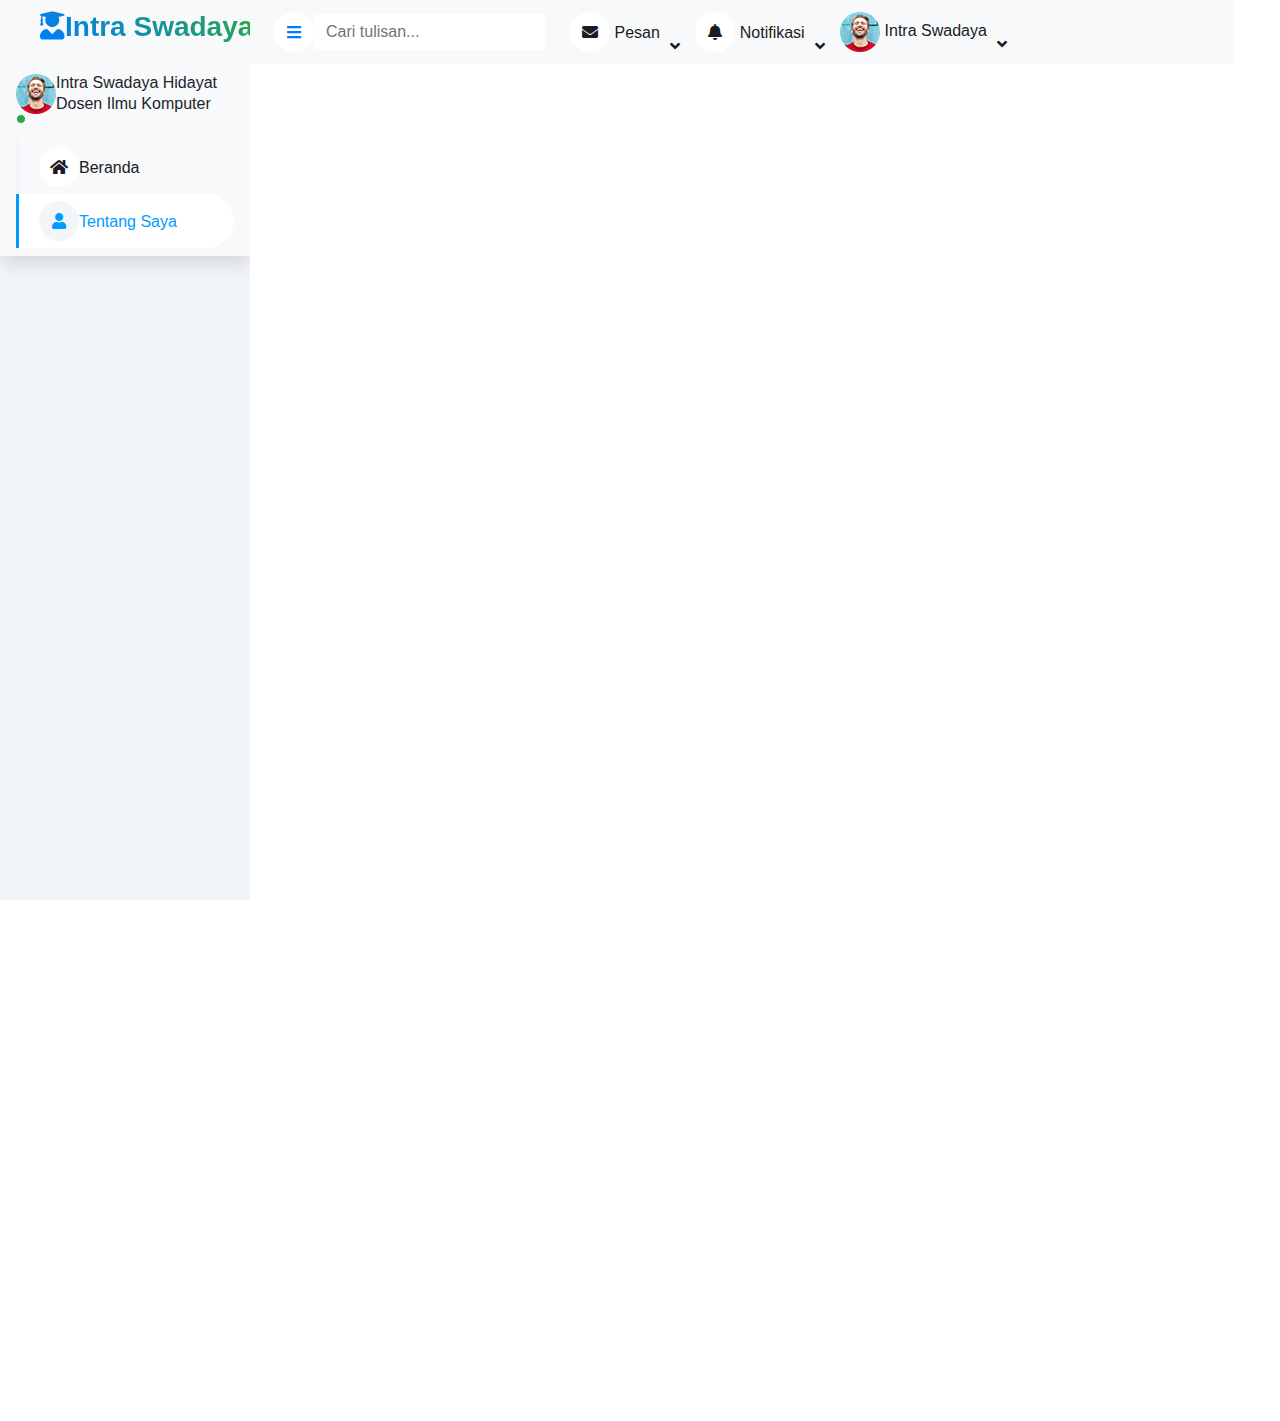
<file: about.html>
<!DOCTYPE html>
<html lang="id">

<head>
    <meta charset="utf-8">
    <title>Tentang Saya - Intra Swadaya Hidayat</title>
    <meta content="width=device-width, initial-scale=1.0" name="viewport">
    <meta content="Intra Swadaya Hidayat, tentang saya, biografi, dosen" name="keywords">
    <meta content="Mengenal lebih dekat Intra Swadaya Hidayat, seorang dosen Ilmu Komputer dan peneliti Machine Learning." name="description">

    <!-- Favicon -->
    <link href="img/favicon.ico" rel="icon">

    <!-- Google Web Fonts -->
    <link rel="preconnect" href="https://fonts.gstatic.com" crossorigin>
    <link href="https://fonts.googleapis.com/css2?family=Heebo:wght@400;500;600;700&display=swap" rel="stylesheet">

    <!-- Icon Font Stylesheet -->
    <link href="https://cdnjs.cloudflare.com/ajax/libs/font-awesome/5.10.0/css/all.min.css" rel="stylesheet">
    <link href="https://cdn.jsdelivr.net/npm/bootstrap-icons@1.4.1/font/bootstrap-icons.css" rel="stylesheet">

    <!-- Libraries Stylesheet -->
    <link href="lib/owlcarousel/assets/owl.carousel.min.css" rel="stylesheet">
    <link href="lib/tempusdominus/css/tempusdominus-bootstrap-4.min.css" rel="stylesheet" />

    <!-- Customized Bootstrap Stylesheet -->
    <link href="css/bootstrap.min.css" rel="stylesheet">

    <!-- Template Stylesheet -->
    <link href="css/style.css" rel="stylesheet">

    <!-- Songket Dashboard Custom Stylesheet -->
    <link href="css/songket-dashboard.css" rel="stylesheet">
</head>

<body>
    <a class="visually-hidden-focusable btn btn-primary position-fixed top-0 start-0 m-3" href="#main-content">Lompat ke konten utama</a>
    <div class="container-xxl position-relative bg-white d-flex p-0">
        <!-- Spinner Start -->
        <div id="spinner"
            class="show bg-white position-fixed translate-middle w-100 vh-100 top-50 start-50 d-flex align-items-center justify-content-center">
            <div class="spinner-border text-primary" style="width: 3rem; height: 3rem;" role="status">
                <span class="sr-only">Memuat...</span>
            </div>
        </div>
        <!-- Spinner End -->


        <!-- Sidebar Start -->
        <div class="sidebar pe-4 pb-3">
            <nav class="navbar bg-light navbar-light">
                <a href="index.html" class="navbar-brand mx-4 mb-3">
                    <h3 class="text-primary"><i class="fas fa-user-graduate me-2"></i>Intra Swadaya</h3>
                </a>
                <div class="d-flex align-items-center ms-4 mb-4">
                    <div class="position-relative">
                        <img class="rounded-circle" src="img/user.jpg" alt="Foto Profil Intra Swadaya Hidayat" style="width: 40px; height: 40px;">
                        <div
                            class="bg-success rounded-circle border border-2 border-white position-absolute end-0 bottom-0 p-1">
                        </div>
                    </div>
                    <div class="ms-3">
                        <h6 class="mb-0">Intra Swadaya Hidayat</h6>
                        <span>Dosen Ilmu Komputer</span>
                    </div>
                </div>
                <div class="navbar-nav w-100">
                    <a href="index.html" class="nav-item nav-link"><i
                            class="fa fa-home me-2"></i>Beranda</a>
                    <a href="about.html" class="nav-item nav-link active"><i class="fas fa-user me-2"></i>Tentang Saya</a>
                </div>
            </nav>
        </div>
        <!-- Sidebar End -->


        <!-- Content Start -->
        <div class="content">
            <!-- Navbar Start -->
            <nav class="navbar navbar-expand bg-light navbar-light sticky-top px-4 py-0">
                <a href="index.html" class="navbar-brand d-flex d-lg-none me-4" aria-label="Intra Swadaya">
                    <h2 class="text-primary mb-0"><i class="fas fa-user-graduate"></i></h2>
                </a>
                <a href="#" class="sidebar-toggler flex-shrink-0" aria-label="Tampilkan/Sembunyikan Sidebar" data-bs-toggle="tooltip" data-bs-placement="bottom" title="Tampilkan/Sembunyikan Sidebar">
                    <i class="fa fa-bars"></i>
                </a>
                <form class="d-none d-md-flex ms-4">
                    <input class="form-control border-0" type="search" placeholder="Cari tulisan..." aria-label="Cari tulisan">
                </form>
                <div class="navbar-nav align-items-center ms-auto">
                    <div class="nav-item dropdown">
                        <a href="#" class="nav-link dropdown-toggle" data-bs-toggle="dropdown" aria-label="Pesan">
                            <i class="fa fa-envelope me-lg-2"></i>
                            <span class="d-none d-lg-inline-flex">Pesan</span>
                        </a>
                        <div class="dropdown-menu dropdown-menu-end bg-light border-0 rounded-0 rounded-bottom m-0">
                            <a href="#" class="dropdown-item">
                                <div class="d-flex align-items-center">
                                    <img class="rounded-circle" src="img/user.jpg" alt="Foto Profil Intra Swadaya Hidayat"
                                        style="width: 40px; height: 40px;">
                                    <div class="ms-2">
                                        <h6 class="fw-normal mb-0">Pesan baru diterima</h6>
                                        <small>15 menit yang lalu</small>
                                    </div>
                                </div>
                            </a>
                            <hr class="dropdown-divider">
                            <a href="#" class="dropdown-item text-center">Lihat semua pesan</a>
                        </div>
                    </div>
                    <div class="nav-item dropdown">
                        <a href="#" class="nav-link dropdown-toggle" data-bs-toggle="dropdown" aria-label="Notifikasi">
                            <i class="fa fa-bell me-lg-2"></i>
                            <span class="d-none d-lg-inline-flex">Notifikasi</span>
                        </a>
                        <div class="dropdown-menu dropdown-menu-end bg-light border-0 rounded-0 rounded-bottom m-0">
                            <a href="#" class="dropdown-item">
                                <h6 class="fw-normal mb-0">Update riset terbaru</h6>
                                <small>15 menit yang lalu</small>
                            </a>
                            <hr class="dropdown-divider">
                            <a href="#" class="dropdown-item text-center">Lihat semua notifikasi</a>
                        </div>
                    </div>
                    <div class="nav-item dropdown">
                        <a href="#" class="nav-link dropdown-toggle" data-bs-toggle="dropdown">
                            <img class="rounded-circle me-lg-2" src="img/user.jpg" alt="Foto Profil Intra Swadaya Hidayat"
                                style="width: 40px; height: 40px;">
                            <span class="d-none d-lg-inline-flex">Intra Swadaya</span>
                        </a>
                        <div class="dropdown-menu dropdown-menu-end bg-light border-0 rounded-0 rounded-bottom m-0">
                            <a href="about.html" class="dropdown-item">Profil Saya</a>
                            <a href="#" class="dropdown-item">Pengaturan</a>
                            <a href="#" class="dropdown-item">Keluar</a>
                        </div>
                    </div>
                </div>
            </nav>
            <!-- Navbar End -->


            <!-- About Start -->
            <div class="container-fluid pt-4 px-4" id="main-content" tabindex="-1" style="outline: none;">
                <div class="row bg-light rounded p-4 mx-0 biography-content">
                    <div class="col-12">
                        <h2 class="mb-4 text-primary">Tentang Saya</h2>

                        <p class="lead fw-bold">Nama saya Intra Swadaya Hidayat.</p>

                        <p>Saya seorang dosen di bidang Ilmu Komputer yang setiap hari hidup di antara algoritma, mahasiswa, dan ide-ide yang belum selesai.</p>

                        <p>Dulu saya melihat dunia teknologi sebagai kumpulan kode dan logika. Sekarang, setelah masuk ke dunia akademik, saya melihatnya sebagai ruang belajar yang tak pernah benar-benar selesai. Mengajar membuat saya terus belajar. Membimbing mahasiswa membuat saya sering bercermin pada diri sendiri. Dan riset membuat saya sadar bahwa ilmu bukan tentang siapa yang paling cepat, tetapi siapa yang paling sabar menggali.</p>

                        <h4 class="mt-4 mb-3">Ketertarikan Riset</h4>
                        <p>Saya tertarik pada machine learning, khususnya bagaimana model bisa memahami data tabular dan struktur yang kompleks. Belakangan, perhatian saya banyak tertuju pada generative models dan pendekatan yang lebih “constraint-aware” — bagaimana model tidak hanya pintar, tetapi juga logis dan bertanggung jawab terhadap aturan domainnya. Bagi saya, membangun model bukan sekadar mengejar akurasi, tetapi menjaga integritas prosesnya.</p>

                        <p>Namun hidup saya tidak hanya tentang model dan matriks.</p>

                        <h4 class="mt-4 mb-3">Keseharian</h4>
                        <p>Saya menjalani hari dengan ritme yang cukup padat: mengajar sejak pagi, berdiskusi dengan mahasiswa, menyiapkan materi, membantu proyek machine learning, hingga mendampingi rekan dalam penyusunan disertasi. Di sela-sela itu, saya tetap belajar menata waktu, menjaga kesehatan, dan hadir untuk keluarga.</p>

                        <h4 class="mt-4 mb-3">Visi dan Misi</h4>
                        <p>Sebagai seorang muslim, saya berusaha menjadikan ilmu sebagai bagian dari ibadah. Ada ketenangan tersendiri ketika menyadari bahwa mengajar bukan hanya pekerjaan, tetapi juga amanah. Bahwa setiap konsep yang dipahami mahasiswa, setiap algoritma yang berhasil mereka implementasikan, mungkin menjadi bekal hidup mereka di masa depan.</p>

                        <p>Saya juga menyukai ide-ide baru. Memberi nama pada model. Merancang kerangka kerja. Membuat sistem dari nol. Ada kepuasan tersendiri ketika sesuatu yang tadinya abstrak akhirnya memiliki bentuk.</p>

                        <hr>

                        <div class="blog-purpose mt-4">
                            <p>Blog ini adalah ruang saya untuk berpikir lebih pelan.</p>
                            <ul>
                                <li>Mencatat ide.</li>
                                <li>Merefleksikan perjalanan.</li>
                                <li>Dan mungkin, berbagi sedikit dari apa yang sedang saya pelajari.</li>
                            </ul>
                        </div>

                        <div class="belief-statement mt-5 p-4 bg-white rounded border-start border-4 border-primary shadow-sm">
                            <p class="h5 mb-0 text-dark">Karena pada akhirnya, saya percaya satu hal:</p>
                            <p class="h4 mt-2 text-primary">"Ilmu bukan hanya untuk dipublikasikan — tetapi untuk dibagikan dan dimaknai."</p>
                        </div>
                    </div>
                </div>
            </div>
            <!-- About End -->


            <!-- Footer Start -->
            <div class="container-fluid pt-4 px-4">
                <div class="bg-light rounded-top p-4">
                    <div class="row">
                        <div class="col-12 col-sm-6 text-center text-sm-start">
                            &copy; <a href="#">Intra Swadaya Hidayat</a>, All Right Reserved.
                        </div>
                        <div class="col-12 col-sm-6 text-center text-sm-end">
                            Designed By <a href="https://htmlcodex.com">HTML Codex</a>
                        </div>
                    </div>
                </div>
            </div>
            <!-- Footer End -->
        </div>
        <!-- Content End -->


        <!-- Back to Top -->
        <a href="#" class="btn btn-lg btn-primary btn-lg-square back-to-top" aria-label="Kembali ke Atas" data-bs-toggle="tooltip" data-bs-placement="left" title="Kembali ke Atas"><i class="bi bi-arrow-up"></i></a>
    </div>

    <!-- JavaScript Libraries -->
    <script src="https://code.jquery.com/jquery-3.4.1.min.js"></script>
    <script src="https://cdn.jsdelivr.net/npm/bootstrap@5.0.0/dist/js/bootstrap.bundle.min.js"></script>
    <script src="lib/chart/chart.min.js"></script>
    <script src="lib/easing/easing.min.js"></script>
    <script src="lib/waypoints/waypoints.min.js"></script>
    <script src="lib/owlcarousel/owl.carousel.min.js"></script>
    <script src="lib/tempusdominus/js/moment.min.js"></script>
    <script src="lib/tempusdominus/js/moment-timezone.min.js"></script>
    <script src="lib/tempusdominus/js/tempusdominus-bootstrap-4.min.js"></script>

    <!-- Template Javascript -->
    <script src="js/main.js"></script>
</body>

</html>
</file>
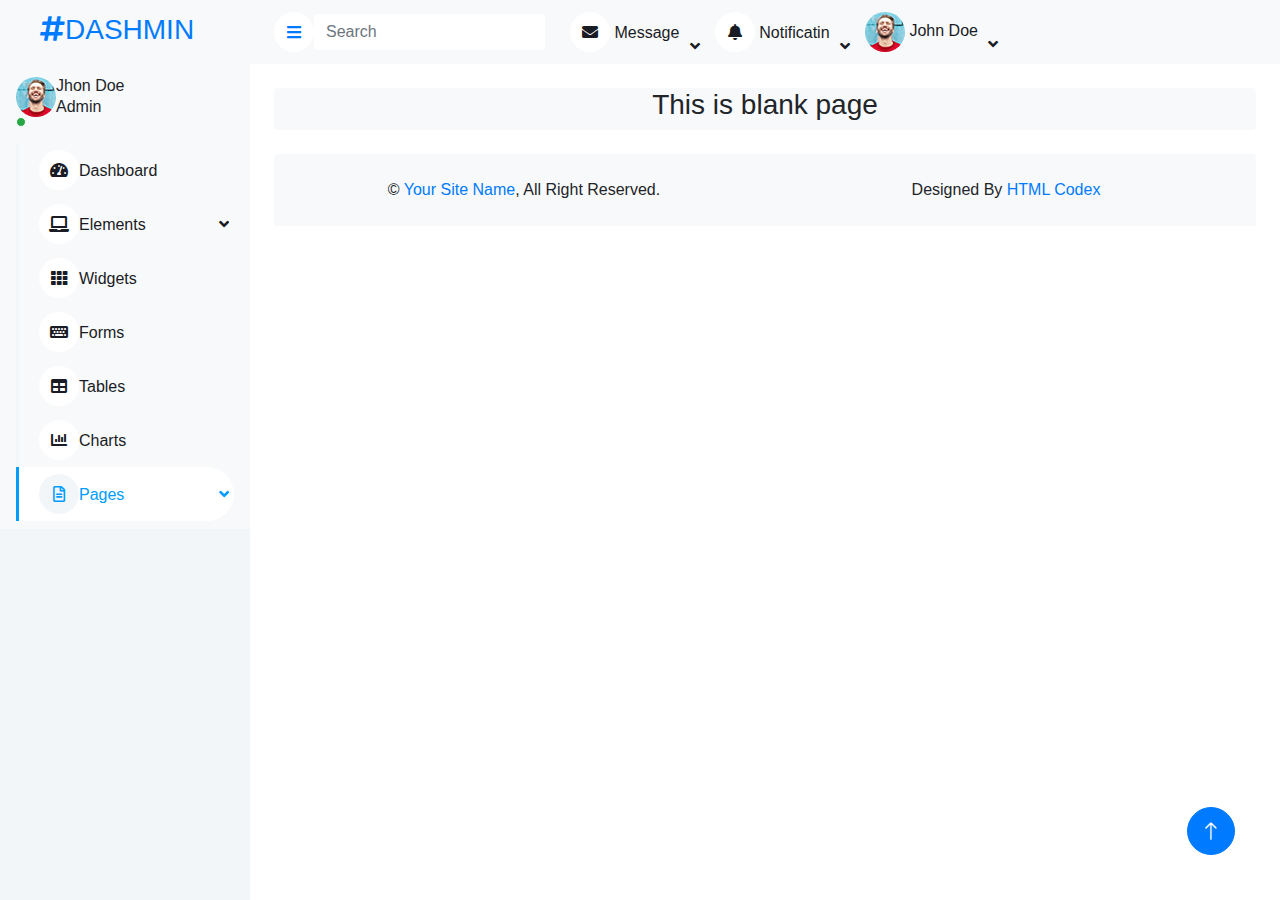
<file: blank.html>
<!DOCTYPE html>
<html lang="en">

<head>
    <meta charset="utf-8">
    <title>DASHMIN - Bootstrap Admin Template</title>
    <meta content="width=device-width, initial-scale=1.0" name="viewport">
    <meta content="" name="keywords">
    <meta content="" name="description">

    <!-- Favicon -->
    <link href="img/favicon.ico" rel="icon">

    <!-- Google Web Fonts -->
    <link rel="preconnect" href="https://fonts.googleapis.com">
    <link rel="preconnect" href="https://fonts.gstatic.com" crossorigin>
    <link href="https://fonts.googleapis.com/css2?family=Heebo:wght@400;500;600;700&display=swap" rel="stylesheet">
    
    <!-- Icon Font Stylesheet -->
    <link href="https://cdnjs.cloudflare.com/ajax/libs/font-awesome/5.10.0/css/all.min.css" rel="stylesheet">
    <link href="https://cdn.jsdelivr.net/npm/bootstrap-icons@1.4.1/font/bootstrap-icons.css" rel="stylesheet">

    <!-- Libraries Stylesheet -->
    <link href="lib/owlcarousel/assets/owl.carousel.min.css" rel="stylesheet">
    <link href="lib/tempusdominus/css/tempusdominus-bootstrap-4.min.css" rel="stylesheet" />

    <!-- Customized Bootstrap Stylesheet -->
    <link href="css/bootstrap.min.css" rel="stylesheet">

    <!-- Template Stylesheet -->
    <link href="css/style.css" rel="stylesheet">
</head>

<body>
    <div class="container-xxl position-relative bg-white d-flex p-0">
        <!-- Spinner Start -->
        <div id="spinner" class="show bg-white position-fixed translate-middle w-100 vh-100 top-50 start-50 d-flex align-items-center justify-content-center">
            <div class="spinner-border text-primary" style="width: 3rem; height: 3rem;" role="status">
                <span class="sr-only">Loading...</span>
            </div>
        </div>
        <!-- Spinner End -->


        <!-- Sidebar Start -->
        <div class="sidebar pe-4 pb-3">
            <nav class="navbar bg-light navbar-light">
                <a href="index.html" class="navbar-brand mx-4 mb-3">
                    <h3 class="text-primary"><i class="fa fa-hashtag me-2"></i>DASHMIN</h3>
                </a>
                <div class="d-flex align-items-center ms-4 mb-4">
                    <div class="position-relative">
                        <img class="rounded-circle" src="img/user.jpg" alt="" style="width: 40px; height: 40px;">
                        <div class="bg-success rounded-circle border border-2 border-white position-absolute end-0 bottom-0 p-1"></div>
                    </div>
                    <div class="ms-3">
                        <h6 class="mb-0">Jhon Doe</h6>
                        <span>Admin</span>
                    </div>
                </div>
                <div class="navbar-nav w-100">
                    <a href="index.html" class="nav-item nav-link"><i class="fa fa-tachometer-alt me-2"></i>Dashboard</a>
                    <div class="nav-item dropdown">
                        <a href="#" class="nav-link dropdown-toggle" data-bs-toggle="dropdown"><i class="fa fa-laptop me-2"></i>Elements</a>
                        <div class="dropdown-menu bg-transparent border-0">
                            <a href="button.html" class="dropdown-item">Buttons</a>
                            <a href="typography.html" class="dropdown-item">Typography</a>
                            <a href="element.html" class="dropdown-item">Other Elements</a>
                        </div>
                    </div>
                    <a href="widget.html" class="nav-item nav-link"><i class="fa fa-th me-2"></i>Widgets</a>
                    <a href="form.html" class="nav-item nav-link"><i class="fa fa-keyboard me-2"></i>Forms</a>
                    <a href="table.html" class="nav-item nav-link"><i class="fa fa-table me-2"></i>Tables</a>
                    <a href="chart.html" class="nav-item nav-link"><i class="fa fa-chart-bar me-2"></i>Charts</a>
                    <div class="nav-item dropdown">
                        <a href="#" class="nav-link dropdown-toggle active" data-bs-toggle="dropdown"><i class="far fa-file-alt me-2"></i>Pages</a>
                        <div class="dropdown-menu bg-transparent border-0">
                            <a href="signin.html" class="dropdown-item">Sign In</a>
                            <a href="signup.html" class="dropdown-item">Sign Up</a>
                            <a href="404.html" class="dropdown-item">404 Error</a>
                            <a href="blank.html" class="dropdown-item active">Blank Page</a>
                        </div>
                    </div>
                </div>
            </nav>
        </div>
        <!-- Sidebar End -->


        <!-- Content Start -->
        <div class="content">
            <!-- Navbar Start -->
            <nav class="navbar navbar-expand bg-light navbar-light sticky-top px-4 py-0">
                <a href="index.html" class="navbar-brand d-flex d-lg-none me-4">
                    <h2 class="text-primary mb-0"><i class="fa fa-hashtag"></i></h2>
                </a>
                <a href="#" class="sidebar-toggler flex-shrink-0">
                    <i class="fa fa-bars"></i>
                </a>
                <form class="d-none d-md-flex ms-4">
                    <input class="form-control border-0" type="search" placeholder="Search">
                </form>
                <div class="navbar-nav align-items-center ms-auto">
                    <div class="nav-item dropdown">
                        <a href="#" class="nav-link dropdown-toggle" data-bs-toggle="dropdown">
                            <i class="fa fa-envelope me-lg-2"></i>
                            <span class="d-none d-lg-inline-flex">Message</span>
                        </a>
                        <div class="dropdown-menu dropdown-menu-end bg-light border-0 rounded-0 rounded-bottom m-0">
                            <a href="#" class="dropdown-item">
                                <div class="d-flex align-items-center">
                                    <img class="rounded-circle" src="img/user.jpg" alt="" style="width: 40px; height: 40px;">
                                    <div class="ms-2">
                                        <h6 class="fw-normal mb-0">Jhon send you a message</h6>
                                        <small>15 minutes ago</small>
                                    </div>
                                </div>
                            </a>
                            <hr class="dropdown-divider">
                            <a href="#" class="dropdown-item">
                                <div class="d-flex align-items-center">
                                    <img class="rounded-circle" src="img/user.jpg" alt="" style="width: 40px; height: 40px;">
                                    <div class="ms-2">
                                        <h6 class="fw-normal mb-0">Jhon send you a message</h6>
                                        <small>15 minutes ago</small>
                                    </div>
                                </div>
                            </a>
                            <hr class="dropdown-divider">
                            <a href="#" class="dropdown-item">
                                <div class="d-flex align-items-center">
                                    <img class="rounded-circle" src="img/user.jpg" alt="" style="width: 40px; height: 40px;">
                                    <div class="ms-2">
                                        <h6 class="fw-normal mb-0">Jhon send you a message</h6>
                                        <small>15 minutes ago</small>
                                    </div>
                                </div>
                            </a>
                            <hr class="dropdown-divider">
                            <a href="#" class="dropdown-item text-center">See all message</a>
                        </div>
                    </div>
                    <div class="nav-item dropdown">
                        <a href="#" class="nav-link dropdown-toggle" data-bs-toggle="dropdown">
                            <i class="fa fa-bell me-lg-2"></i>
                            <span class="d-none d-lg-inline-flex">Notificatin</span>
                        </a>
                        <div class="dropdown-menu dropdown-menu-end bg-light border-0 rounded-0 rounded-bottom m-0">
                            <a href="#" class="dropdown-item">
                                <h6 class="fw-normal mb-0">Profile updated</h6>
                                <small>15 minutes ago</small>
                            </a>
                            <hr class="dropdown-divider">
                            <a href="#" class="dropdown-item">
                                <h6 class="fw-normal mb-0">New user added</h6>
                                <small>15 minutes ago</small>
                            </a>
                            <hr class="dropdown-divider">
                            <a href="#" class="dropdown-item">
                                <h6 class="fw-normal mb-0">Password changed</h6>
                                <small>15 minutes ago</small>
                            </a>
                            <hr class="dropdown-divider">
                            <a href="#" class="dropdown-item text-center">See all notifications</a>
                        </div>
                    </div>
                    <div class="nav-item dropdown">
                        <a href="#" class="nav-link dropdown-toggle" data-bs-toggle="dropdown">
                            <img class="rounded-circle me-lg-2" src="img/user.jpg" alt="" style="width: 40px; height: 40px;">
                            <span class="d-none d-lg-inline-flex">John Doe</span>
                        </a>
                        <div class="dropdown-menu dropdown-menu-end bg-light border-0 rounded-0 rounded-bottom m-0">
                            <a href="#" class="dropdown-item">My Profile</a>
                            <a href="#" class="dropdown-item">Settings</a>
                            <a href="#" class="dropdown-item">Log Out</a>
                        </div>
                    </div>
                </div>
            </nav>
            <!-- Navbar End -->


            <!-- Blank Start -->
            <div class="container-fluid pt-4 px-4">
                <div class="row vh-100 bg-light rounded align-items-center justify-content-center mx-0">
                    <div class="col-md-6 text-center">
                        <h3>This is blank page</h3>
                    </div>
                </div>
            </div>
            <!-- Blank End -->


            <!-- Footer Start -->
            <div class="container-fluid pt-4 px-4">
                <div class="bg-light rounded-top p-4">
                    <div class="row">
                        <div class="col-12 col-sm-6 text-center text-sm-start">
                            &copy; <a href="#">Your Site Name</a>, All Right Reserved. 
                        </div>
                        <div class="col-12 col-sm-6 text-center text-sm-end">
                            <!--/*** This template is free as long as you keep the footer author’s credit link/attribution link/backlink. If you'd like to use the template without the footer author’s credit link/attribution link/backlink, you can purchase the Credit Removal License from "https://htmlcodex.com/credit-removal". Thank you for your support. ***/-->
                            Designed By <a href="https://htmlcodex.com">HTML Codex</a>
                        </div>
                    </div>
                </div>
            </div>
            <!-- Footer End -->
        </div>
        <!-- Content End -->


        <!-- Back to Top -->
        <a href="#" class="btn btn-lg btn-primary btn-lg-square back-to-top"><i class="bi bi-arrow-up"></i></a>
    </div>

    <!-- JavaScript Libraries -->
    <script src="https://code.jquery.com/jquery-3.4.1.min.js"></script>
    <script src="https://cdn.jsdelivr.net/npm/bootstrap@5.0.0/dist/js/bootstrap.bundle.min.js"></script>
    <script src="lib/chart/chart.min.js"></script>
    <script src="lib/easing/easing.min.js"></script>
    <script src="lib/waypoints/waypoints.min.js"></script>
    <script src="lib/owlcarousel/owl.carousel.min.js"></script>
    <script src="lib/tempusdominus/js/moment.min.js"></script>
    <script src="lib/tempusdominus/js/moment-timezone.min.js"></script>
    <script src="lib/tempusdominus/js/tempusdominus-bootstrap-4.min.js"></script>

    <!-- Template Javascript -->
    <script src="js/main.js"></script>
</body>

</html>
</file>
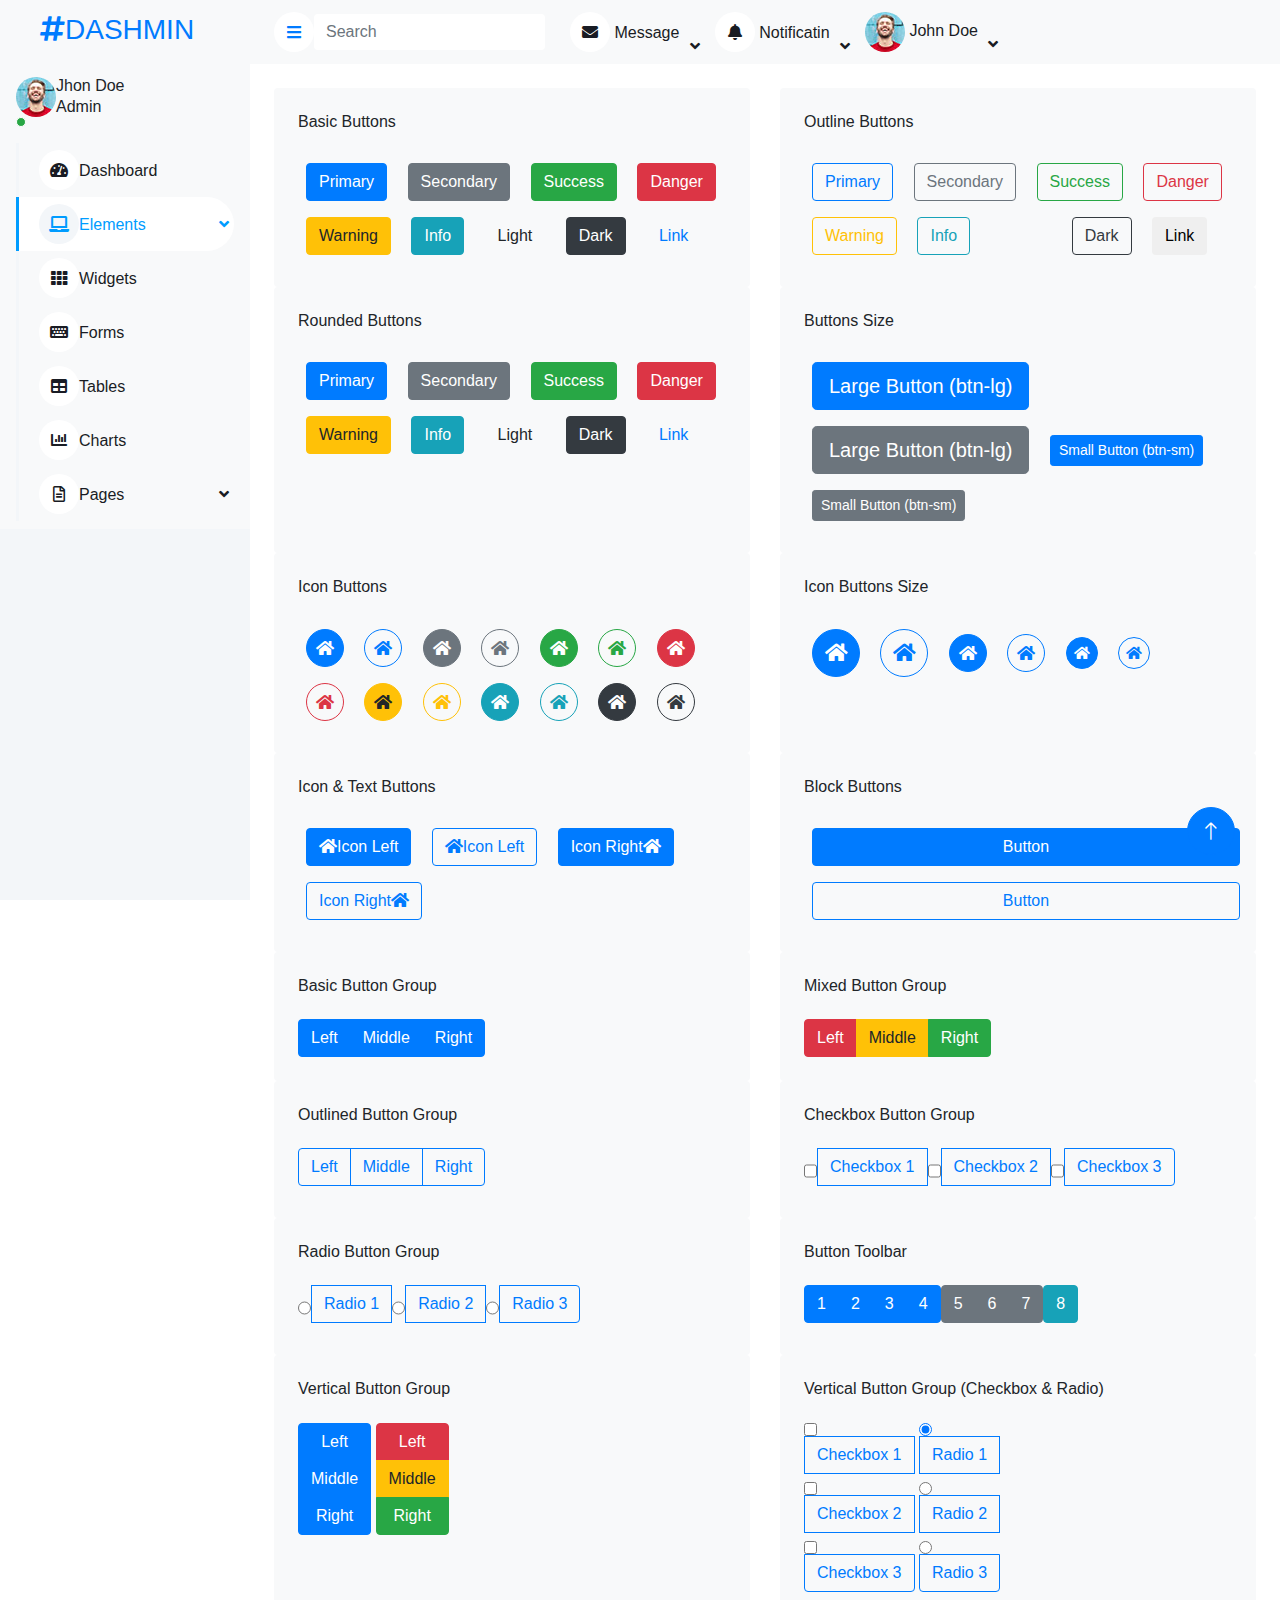
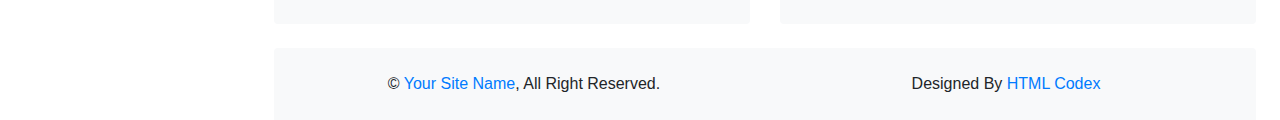
<file: button.html>
<!DOCTYPE html>
<html lang="en">

<head>
    <meta charset="utf-8">
    <title>DASHMIN - Bootstrap Admin Template</title>
    <meta content="width=device-width, initial-scale=1.0" name="viewport">
    <meta content="" name="keywords">
    <meta content="" name="description">

    <!-- Favicon -->
    <link href="img/favicon.ico" rel="icon">

    <!-- Google Web Fonts -->
    <link rel="preconnect" href="https://fonts.googleapis.com">
    <link rel="preconnect" href="https://fonts.gstatic.com" crossorigin>
    <link href="https://fonts.googleapis.com/css2?family=Heebo:wght@400;500;600;700&display=swap" rel="stylesheet">
    
    <!-- Icon Font Stylesheet -->
    <link href="https://cdnjs.cloudflare.com/ajax/libs/font-awesome/5.10.0/css/all.min.css" rel="stylesheet">
    <link href="https://cdn.jsdelivr.net/npm/bootstrap-icons@1.4.1/font/bootstrap-icons.css" rel="stylesheet">

    <!-- Libraries Stylesheet -->
    <link href="lib/owlcarousel/assets/owl.carousel.min.css" rel="stylesheet">
    <link href="lib/tempusdominus/css/tempusdominus-bootstrap-4.min.css" rel="stylesheet" />

    <!-- Customized Bootstrap Stylesheet -->
    <link href="css/bootstrap.min.css" rel="stylesheet">

    <!-- Template Stylesheet -->
    <link href="css/style.css" rel="stylesheet">
</head>

<body>
    <div class="container-xxl position-relative bg-white d-flex p-0">
        <!-- Spinner Start -->
        <div id="spinner" class="show bg-white position-fixed translate-middle w-100 vh-100 top-50 start-50 d-flex align-items-center justify-content-center">
            <div class="spinner-border text-primary" style="width: 3rem; height: 3rem;" role="status">
                <span class="sr-only">Loading...</span>
            </div>
        </div>
        <!-- Spinner End -->


        <!-- Sidebar Start -->
        <div class="sidebar pe-4 pb-3">
            <nav class="navbar bg-light navbar-light">
                <a href="index.html" class="navbar-brand mx-4 mb-3">
                    <h3 class="text-primary"><i class="fa fa-hashtag me-2"></i>DASHMIN</h3>
                </a>
                <div class="d-flex align-items-center ms-4 mb-4">
                    <div class="position-relative">
                        <img class="rounded-circle" src="img/user.jpg" alt="" style="width: 40px; height: 40px;">
                        <div class="bg-success rounded-circle border border-2 border-white position-absolute end-0 bottom-0 p-1"></div>
                    </div>
                    <div class="ms-3">
                        <h6 class="mb-0">Jhon Doe</h6>
                        <span>Admin</span>
                    </div>
                </div>
                <div class="navbar-nav w-100">
                    <a href="index.html" class="nav-item nav-link"><i class="fa fa-tachometer-alt me-2"></i>Dashboard</a>
                    <div class="nav-item dropdown">
                        <a href="#" class="nav-link dropdown-toggle active" data-bs-toggle="dropdown"><i class="fa fa-laptop me-2"></i>Elements</a>
                        <div class="dropdown-menu bg-transparent border-0">
                            <a href="button.html" class="dropdown-item active">Buttons</a>
                            <a href="typography.html" class="dropdown-item">Typography</a>
                            <a href="element.html" class="dropdown-item">Other Elements</a>
                        </div>
                    </div>
                    <a href="widget.html" class="nav-item nav-link"><i class="fa fa-th me-2"></i>Widgets</a>
                    <a href="form.html" class="nav-item nav-link"><i class="fa fa-keyboard me-2"></i>Forms</a>
                    <a href="table.html" class="nav-item nav-link"><i class="fa fa-table me-2"></i>Tables</a>
                    <a href="chart.html" class="nav-item nav-link"><i class="fa fa-chart-bar me-2"></i>Charts</a>
                    <div class="nav-item dropdown">
                        <a href="#" class="nav-link dropdown-toggle" data-bs-toggle="dropdown"><i class="far fa-file-alt me-2"></i>Pages</a>
                        <div class="dropdown-menu bg-transparent border-0">
                            <a href="signin.html" class="dropdown-item">Sign In</a>
                            <a href="signup.html" class="dropdown-item">Sign Up</a>
                            <a href="404.html" class="dropdown-item">404 Error</a>
                            <a href="blank.html" class="dropdown-item">Blank Page</a>
                        </div>
                    </div>
                </div>
            </nav>
        </div>
        <!-- Sidebar End -->


        <!-- Content Start -->
        <div class="content">
            <!-- Navbar Start -->
            <nav class="navbar navbar-expand bg-light navbar-light sticky-top px-4 py-0">
                <a href="index.html" class="navbar-brand d-flex d-lg-none me-4">
                    <h2 class="text-primary mb-0"><i class="fa fa-hashtag"></i></h2>
                </a>
                <a href="#" class="sidebar-toggler flex-shrink-0">
                    <i class="fa fa-bars"></i>
                </a>
                <form class="d-none d-md-flex ms-4">
                    <input class="form-control border-0" type="search" placeholder="Search">
                </form>
                <div class="navbar-nav align-items-center ms-auto">
                    <div class="nav-item dropdown">
                        <a href="#" class="nav-link dropdown-toggle" data-bs-toggle="dropdown">
                            <i class="fa fa-envelope me-lg-2"></i>
                            <span class="d-none d-lg-inline-flex">Message</span>
                        </a>
                        <div class="dropdown-menu dropdown-menu-end bg-light border-0 rounded-0 rounded-bottom m-0">
                            <a href="#" class="dropdown-item">
                                <div class="d-flex align-items-center">
                                    <img class="rounded-circle" src="img/user.jpg" alt="" style="width: 40px; height: 40px;">
                                    <div class="ms-2">
                                        <h6 class="fw-normal mb-0">Jhon send you a message</h6>
                                        <small>15 minutes ago</small>
                                    </div>
                                </div>
                            </a>
                            <hr class="dropdown-divider">
                            <a href="#" class="dropdown-item">
                                <div class="d-flex align-items-center">
                                    <img class="rounded-circle" src="img/user.jpg" alt="" style="width: 40px; height: 40px;">
                                    <div class="ms-2">
                                        <h6 class="fw-normal mb-0">Jhon send you a message</h6>
                                        <small>15 minutes ago</small>
                                    </div>
                                </div>
                            </a>
                            <hr class="dropdown-divider">
                            <a href="#" class="dropdown-item">
                                <div class="d-flex align-items-center">
                                    <img class="rounded-circle" src="img/user.jpg" alt="" style="width: 40px; height: 40px;">
                                    <div class="ms-2">
                                        <h6 class="fw-normal mb-0">Jhon send you a message</h6>
                                        <small>15 minutes ago</small>
                                    </div>
                                </div>
                            </a>
                            <hr class="dropdown-divider">
                            <a href="#" class="dropdown-item text-center">See all message</a>
                        </div>
                    </div>
                    <div class="nav-item dropdown">
                        <a href="#" class="nav-link dropdown-toggle" data-bs-toggle="dropdown">
                            <i class="fa fa-bell me-lg-2"></i>
                            <span class="d-none d-lg-inline-flex">Notificatin</span>
                        </a>
                        <div class="dropdown-menu dropdown-menu-end bg-light border-0 rounded-0 rounded-bottom m-0">
                            <a href="#" class="dropdown-item">
                                <h6 class="fw-normal mb-0">Profile updated</h6>
                                <small>15 minutes ago</small>
                            </a>
                            <hr class="dropdown-divider">
                            <a href="#" class="dropdown-item">
                                <h6 class="fw-normal mb-0">New user added</h6>
                                <small>15 minutes ago</small>
                            </a>
                            <hr class="dropdown-divider">
                            <a href="#" class="dropdown-item">
                                <h6 class="fw-normal mb-0">Password changed</h6>
                                <small>15 minutes ago</small>
                            </a>
                            <hr class="dropdown-divider">
                            <a href="#" class="dropdown-item text-center">See all notifications</a>
                        </div>
                    </div>
                    <div class="nav-item dropdown">
                        <a href="#" class="nav-link dropdown-toggle" data-bs-toggle="dropdown">
                            <img class="rounded-circle me-lg-2" src="img/user.jpg" alt="" style="width: 40px; height: 40px;">
                            <span class="d-none d-lg-inline-flex">John Doe</span>
                        </a>
                        <div class="dropdown-menu dropdown-menu-end bg-light border-0 rounded-0 rounded-bottom m-0">
                            <a href="#" class="dropdown-item">My Profile</a>
                            <a href="#" class="dropdown-item">Settings</a>
                            <a href="#" class="dropdown-item">Log Out</a>
                        </div>
                    </div>
                </div>
            </nav>
            <!-- Navbar End -->


            <!-- Button Start -->
            <div class="container-fluid pt-4 px-4">
                <div class="row g-4">
                    <div class="col-sm-12 col-xl-6">
                        <div class="bg-light rounded h-100 p-4">
                            <h6 class="mb-4">Basic Buttons</h6>
                            <div class="m-n2">
                                <button type="button" class="btn btn-primary m-2">Primary</button>
                                <button type="button" class="btn btn-secondary m-2">Secondary</button>
                                <button type="button" class="btn btn-success m-2">Success</button>
                                <button type="button" class="btn btn-danger m-2">Danger</button>
                                <button type="button" class="btn btn-warning m-2">Warning</button>
                                <button type="button" class="btn btn-info m-2">Info</button>
                                <button type="button" class="btn btn-light m-2">Light</button>
                                <button type="button" class="btn btn-dark m-2">Dark</button>
                                <button type="button" class="btn btn-link m-2">Link</button>
                            </div>
                        </div>
                    </div>
                    <div class="col-sm-12 col-xl-6">
                        <div class="bg-light rounded h-100 p-4">
                            <h6 class="mb-4">Outline Buttons</h6>
                            <div class="m-n2">
                                <button type="button" class="btn btn-outline-primary m-2">Primary</button>
                                <button type="button" class="btn btn-outline-secondary m-2">Secondary</button>
                                <button type="button" class="btn btn-outline-success m-2">Success</button>
                                <button type="button" class="btn btn-outline-danger m-2">Danger</button>
                                <button type="button" class="btn btn-outline-warning m-2">Warning</button>
                                <button type="button" class="btn btn-outline-info m-2">Info</button>
                                <button type="button" class="btn btn-outline-light m-2">Light</button>
                                <button type="button" class="btn btn-outline-dark m-2">Dark</button>
                                <button type="button" class="btn btn-outline-link m-2">Link</button>
                            </div>
                        </div>
                    </div>
                    <div class="col-sm-12 col-xl-6">
                        <div class="bg-light rounded h-100 p-4">
                            <h6 class="mb-4">Rounded Buttons</h6>
                            <div class="m-n2">
                                <button type="button" class="btn btn-primary rounded-pill m-2">Primary</button>
                                <button type="button" class="btn btn-secondary rounded-pill m-2">Secondary</button>
                                <button type="button" class="btn btn-success rounded-pill m-2">Success</button>
                                <button type="button" class="btn btn-danger rounded-pill m-2">Danger</button>
                                <button type="button" class="btn btn-warning rounded-pill m-2">Warning</button>
                                <button type="button" class="btn btn-info rounded-pill m-2">Info</button>
                                <button type="button" class="btn btn-light rounded-pill m-2">Light</button>
                                <button type="button" class="btn btn-dark rounded-pill m-2">Dark</button>
                                <button type="button" class="btn btn-link rounded-pill m-2">Link</button>
                            </div>
                        </div>
                    </div>
                    <div class="col-sm-12 col-xl-6">
                        <div class="bg-light rounded h-100 p-4">
                            <h6 class="mb-4">Buttons Size</h6>
                            <div class="m-n2">
                                <button type="button" class="btn btn-lg btn-primary m-2">Large Button (btn-lg)</button>
                                <button type="button" class="btn btn-lg btn-secondary m-2">Large Button (btn-lg)</button>
                                <button type="button" class="btn btn-sm btn-primary m-2">Small Button (btn-sm)</button>
                                <button type="button" class="btn btn-sm btn-secondary m-2">Small Button (btn-sm)</button>
                            </div>
                        </div>
                    </div>
                    <div class="col-sm-12 col-xl-6">
                        <div class="bg-light rounded h-100 p-4">
                            <h6 class="mb-4">Icon Buttons</h6>
                            <div class="m-n2">
                                <button type="button" class="btn btn-square btn-primary m-2"><i class="fa fa-home"></i></button>
                                <button type="button" class="btn btn-square btn-outline-primary m-2"><i class="fa fa-home"></i></button>
                                <button type="button" class="btn btn-square btn-secondary m-2"><i class="fa fa-home"></i></button>
                                <button type="button" class="btn btn-square btn-outline-secondary m-2"><i class="fa fa-home"></i></button>
                                <button type="button" class="btn btn-square btn-success m-2"><i class="fa fa-home"></i></button>
                                <button type="button" class="btn btn-square btn-outline-success m-2"><i class="fa fa-home"></i></button>
                                <button type="button" class="btn btn-square btn-danger m-2"><i class="fa fa-home"></i></button>
                                <button type="button" class="btn btn-square btn-outline-danger m-2"><i class="fa fa-home"></i></button>
                                <button type="button" class="btn btn-square btn-warning m-2"><i class="fa fa-home"></i></button>
                                <button type="button" class="btn btn-square btn-outline-warning m-2"><i class="fa fa-home"></i></button>
                                <button type="button" class="btn btn-square btn-info m-2"><i class="fa fa-home"></i></button>
                                <button type="button" class="btn btn-square btn-outline-info m-2"><i class="fa fa-home"></i></button>
                                <button type="button" class="btn btn-square btn-dark m-2"><i class="fa fa-home"></i></button>
                                <button type="button" class="btn btn-square btn-outline-dark m-2"><i class="fa fa-home"></i></button>
                            </div>
                        </div>
                    </div>
                    <div class="col-sm-12 col-xl-6">
                        <div class="bg-light rounded h-100 p-4">
                            <h6 class="mb-4">Icon Buttons Size</h6>
                            <div class="m-n2">
                                <button type="button" class="btn btn-lg btn-lg-square btn-primary m-2"><i class="fa fa-home"></i></button>
                                <button type="button" class="btn btn-lg btn-lg-square btn-outline-primary m-2"><i class="fa fa-home"></i></button>
                                <button type="button" class="btn btn-square btn-primary m-2"><i class="fa fa-home"></i></button>
                                <button type="button" class="btn btn-square btn-outline-primary m-2"><i class="fa fa-home"></i></button>
                                <button type="button" class="btn btn-sm btn-sm-square btn-primary m-2"><i class="fa fa-home"></i></button>
                                <button type="button" class="btn btn-sm btn-sm-square btn-outline-primary m-2"><i class="fa fa-home"></i></button>
                            </div>
                        </div>
                    </div>
                    <div class="col-sm-12 col-xl-6">
                        <div class="bg-light rounded h-100 p-4">
                            <h6 class="mb-4">Icon & Text Buttons</h6>
                            <div class="m-n2">
                                <button type="button" class="btn btn-primary m-2"><i class="fa fa-home me-2"></i>Icon Left</button>
                                <button type="button" class="btn btn-outline-primary m-2"><i class="fa fa-home me-2"></i>Icon Left</button>
                                <button type="button" class="btn btn-primary m-2">Icon Right<i class="fa fa-home ms-2"></i></button>
                                <button type="button" class="btn btn-outline-primary m-2">Icon Right<i class="fa fa-home ms-2"></i></button>
                            </div>
                        </div>
                    </div>
                    <div class="col-sm-12 col-xl-6">
                        <div class="bg-light rounded h-100 p-4">
                            <h6 class="mb-4">Block Buttons</h6>
                            <div class="m-n2">
                                <button class="btn btn-primary w-100 m-2" type="button">Button</button>
                                <button class="btn btn-outline-primary w-100 m-2" type="button">Button</button>
                            </div>
                        </div>
                    </div>
                    <div class="col-sm-12 col-xl-6">
                        <div class="bg-light rounded h-100 p-4">
                            <h6 class="mb-4">Basic Button Group</h6>
                            <div class="btn-group" role="group">
                                <button type="button" class="btn btn-primary">Left</button>
                                <button type="button" class="btn btn-primary">Middle</button>
                                <button type="button" class="btn btn-primary">Right</button>
                            </div>
                        </div>
                    </div>
                    <div class="col-sm-12 col-xl-6">
                        <div class="bg-light rounded h-100 p-4">
                            <h6 class="mb-4">Mixed Button Group</h6>
                            <div class="btn-group" role="group">
                                <button type="button" class="btn btn-danger">Left</button>
                                <button type="button" class="btn btn-warning">Middle</button>
                                <button type="button" class="btn btn-success">Right</button>
                            </div>
                        </div>
                    </div>
                    <div class="col-sm-12 col-xl-6">
                        <div class="bg-light rounded h-100 p-4">
                            <h6 class="mb-4">Outlined Button Group</h6>
                            <div class="btn-group" role="group">
                                <button type="button" class="btn btn-outline-primary">Left</button>
                                <button type="button" class="btn btn-outline-primary">Middle</button>
                                <button type="button" class="btn btn-outline-primary">Right</button>
                            </div>
                        </div>
                    </div>
                    <div class="col-sm-12 col-xl-6">
                        <div class="bg-light rounded h-100 p-4">
                            <h6 class="mb-4">Checkbox Button Group</h6>
                            <div class="btn-group" role="group">
                                <input type="checkbox" class="btn-check" id="btncheck1" autocomplete="off">
                                <label class="btn btn-outline-primary" for="btncheck1">Checkbox 1</label>

                                <input type="checkbox" class="btn-check" id="btncheck2" autocomplete="off">
                                <label class="btn btn-outline-primary" for="btncheck2">Checkbox 2</label>

                                <input type="checkbox" class="btn-check" id="btncheck3" autocomplete="off">
                                <label class="btn btn-outline-primary" for="btncheck3">Checkbox 3</label>
                            </div>
                        </div>
                    </div>
                    <div class="col-sm-12 col-xl-6">
                        <div class="bg-light rounded h-100 p-4">
                            <h6 class="mb-4">Radio Button Group</h6>
                            <div class="btn-group" role="group">
                                <input type="radio" class="btn-check" name="btnradio" id="btnradio1" autocomplete="off"
                                    checked>
                                <label class="btn btn-outline-primary" for="btnradio1">Radio 1</label>

                                <input type="radio" class="btn-check" name="btnradio" id="btnradio2" autocomplete="off">
                                <label class="btn btn-outline-primary" for="btnradio2">Radio 2</label>

                                <input type="radio" class="btn-check" name="btnradio" id="btnradio3" autocomplete="off">
                                <label class="btn btn-outline-primary" for="btnradio3">Radio 3</label>
                            </div>
                        </div>
                    </div>
                    <div class="col-sm-12 col-xl-6">
                        <div class="bg-light rounded h-100 p-4">
                            <h6 class="mb-4">Button Toolbar</h6>
                            <div class="btn-toolbar" role="toolbar">
                                <div class="btn-group me-2" role="group" aria-label="First group">
                                    <button type="button" class="btn btn-primary">1</button>
                                    <button type="button" class="btn btn-primary">2</button>
                                    <button type="button" class="btn btn-primary">3</button>
                                    <button type="button" class="btn btn-primary">4</button>
                                </div>
                                <div class="btn-group me-2" role="group" aria-label="Second group">
                                    <button type="button" class="btn btn-secondary">5</button>
                                    <button type="button" class="btn btn-secondary">6</button>
                                    <button type="button" class="btn btn-secondary">7</button>
                                </div>
                                <div class="btn-group" role="group" aria-label="Third group">
                                    <button type="button" class="btn btn-info">8</button>
                                </div>
                            </div>
                        </div>
                    </div>
                    <div class="col-sm-12 col-xl-6">
                        <div class="bg-light rounded h-100 p-4">
                            <h6 class="mb-4">Vertical Button Group</h6>
                            <div class="btn-group-vertical me-2" role="group">
                                <button type="button" class="btn btn-primary">Left</button>
                                <button type="button" class="btn btn-primary">Middle</button>
                                <button type="button" class="btn btn-primary">Right</button>
                            </div>
                            <div class="btn-group-vertical" role="group">
                                <button type="button" class="btn btn-danger">Left</button>
                                <button type="button" class="btn btn-warning">Middle</button>
                                <button type="button" class="btn btn-success">Right</button>
                            </div>
                        </div>
                    </div>
                    <div class="col-sm-12 col-xl-6">
                        <div class="bg-light rounded h-100 p-4">
                            <h6 class="mb-4">Vertical Button Group (Checkbox & Radio)</h6>
                            <div class="btn-group-vertical me-2" role="group">
                                <input type="checkbox" class="btn-check" id="btncheck1" autocomplete="off">
                                <label class="btn btn-outline-primary" for="btncheck1">Checkbox 1</label>

                                <input type="checkbox" class="btn-check" id="btncheck2" autocomplete="off">
                                <label class="btn btn-outline-primary" for="btncheck2">Checkbox 2</label>

                                <input type="checkbox" class="btn-check" id="btncheck3" autocomplete="off">
                                <label class="btn btn-outline-primary" for="btncheck3">Checkbox 3</label>
                            </div>
                            <div class="btn-group-vertical" role="group">
                                <input type="radio" class="btn-check" name="btnradio" id="btnradio1" autocomplete="off"
                                    checked>
                                <label class="btn btn-outline-primary" for="btnradio1">Radio 1</label>

                                <input type="radio" class="btn-check" name="btnradio" id="btnradio2" autocomplete="off">
                                <label class="btn btn-outline-primary" for="btnradio2">Radio 2</label>

                                <input type="radio" class="btn-check" name="btnradio" id="btnradio3" autocomplete="off">
                                <label class="btn btn-outline-primary" for="btnradio3">Radio 3</label>
                            </div>
                        </div>
                    </div>
                </div>
            </div>
            <!-- Button End -->


            <!-- Footer Start -->
            <div class="container-fluid pt-4 px-4">
                <div class="bg-light rounded-top p-4">
                    <div class="row">
                        <div class="col-12 col-sm-6 text-center text-sm-start">
                            &copy; <a href="#">Your Site Name</a>, All Right Reserved. 
                        </div>
                        <div class="col-12 col-sm-6 text-center text-sm-end">
                            <!--/*** This template is free as long as you keep the footer author’s credit link/attribution link/backlink. If you'd like to use the template without the footer author’s credit link/attribution link/backlink, you can purchase the Credit Removal License from "https://htmlcodex.com/credit-removal". Thank you for your support. ***/-->
                            Designed By <a href="https://htmlcodex.com">HTML Codex</a>
                        </div>
                    </div>
                </div>
            </div>
            <!-- Footer End -->
        </div>
        <!-- Content End -->


        <!-- Back to Top -->
        <a href="#" class="btn btn-lg btn-primary btn-lg-square back-to-top"><i class="bi bi-arrow-up"></i></a>
    </div>

    <!-- JavaScript Libraries -->
    <script src="https://code.jquery.com/jquery-3.4.1.min.js"></script>
    <script src="https://cdn.jsdelivr.net/npm/bootstrap@5.0.0/dist/js/bootstrap.bundle.min.js"></script>
    <script src="lib/chart/chart.min.js"></script>
    <script src="lib/easing/easing.min.js"></script>
    <script src="lib/waypoints/waypoints.min.js"></script>
    <script src="lib/owlcarousel/owl.carousel.min.js"></script>
    <script src="lib/tempusdominus/js/moment.min.js"></script>
    <script src="lib/tempusdominus/js/moment-timezone.min.js"></script>
    <script src="lib/tempusdominus/js/tempusdominus-bootstrap-4.min.js"></script>

    <!-- Template Javascript -->
    <script src="js/main.js"></script>
</body>

</html>
</file>
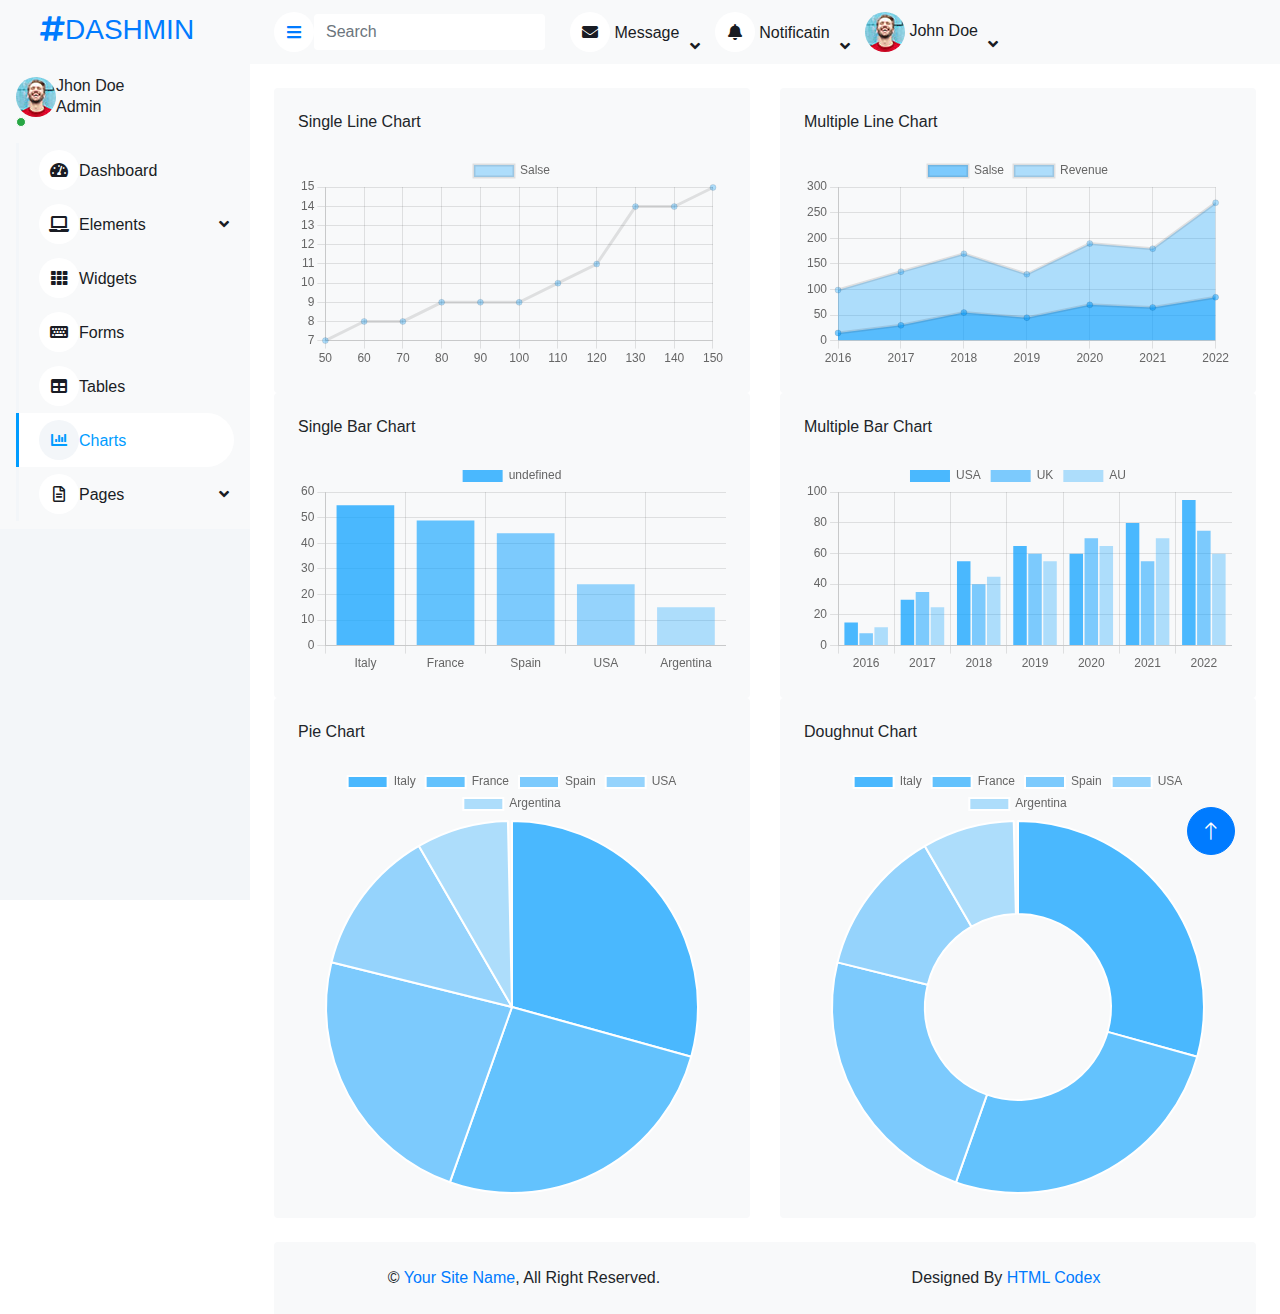
<file: chart.html>
<!DOCTYPE html>
<html lang="en">

<head>
    <meta charset="utf-8">
    <title>DASHMIN - Bootstrap Admin Template</title>
    <meta content="width=device-width, initial-scale=1.0" name="viewport">
    <meta content="" name="keywords">
    <meta content="" name="description">

    <!-- Favicon -->
    <link href="img/favicon.ico" rel="icon">

    <!-- Google Web Fonts -->
    <link rel="preconnect" href="https://fonts.googleapis.com">
    <link rel="preconnect" href="https://fonts.gstatic.com" crossorigin>
    <link href="https://fonts.googleapis.com/css2?family=Heebo:wght@400;500;600;700&display=swap" rel="stylesheet">
    
    <!-- Icon Font Stylesheet -->
    <link href="https://cdnjs.cloudflare.com/ajax/libs/font-awesome/5.10.0/css/all.min.css" rel="stylesheet">
    <link href="https://cdn.jsdelivr.net/npm/bootstrap-icons@1.4.1/font/bootstrap-icons.css" rel="stylesheet">

    <!-- Libraries Stylesheet -->
    <link href="lib/owlcarousel/assets/owl.carousel.min.css" rel="stylesheet">
    <link href="lib/tempusdominus/css/tempusdominus-bootstrap-4.min.css" rel="stylesheet" />

    <!-- Customized Bootstrap Stylesheet -->
    <link href="css/bootstrap.min.css" rel="stylesheet">

    <!-- Template Stylesheet -->
    <link href="css/style.css" rel="stylesheet">
</head>

<body>
    <div class="container-xxl position-relative bg-white d-flex p-0">
        <!-- Spinner Start -->
        <div id="spinner" class="show bg-white position-fixed translate-middle w-100 vh-100 top-50 start-50 d-flex align-items-center justify-content-center">
            <div class="spinner-border text-primary" style="width: 3rem; height: 3rem;" role="status">
                <span class="sr-only">Loading...</span>
            </div>
        </div>
        <!-- Spinner End -->


        <!-- Sidebar Start -->
        <div class="sidebar pe-4 pb-3">
            <nav class="navbar bg-light navbar-light">
                <a href="index.html" class="navbar-brand mx-4 mb-3">
                    <h3 class="text-primary"><i class="fa fa-hashtag me-2"></i>DASHMIN</h3>
                </a>
                <div class="d-flex align-items-center ms-4 mb-4">
                    <div class="position-relative">
                        <img class="rounded-circle" src="img/user.jpg" alt="" style="width: 40px; height: 40px;">
                        <div class="bg-success rounded-circle border border-2 border-white position-absolute end-0 bottom-0 p-1"></div>
                    </div>
                    <div class="ms-3">
                        <h6 class="mb-0">Jhon Doe</h6>
                        <span>Admin</span>
                    </div>
                </div>
                <div class="navbar-nav w-100">
                    <a href="index.html" class="nav-item nav-link"><i class="fa fa-tachometer-alt me-2"></i>Dashboard</a>
                    <div class="nav-item dropdown">
                        <a href="#" class="nav-link dropdown-toggle" data-bs-toggle="dropdown"><i class="fa fa-laptop me-2"></i>Elements</a>
                        <div class="dropdown-menu bg-transparent border-0">
                            <a href="button.html" class="dropdown-item">Buttons</a>
                            <a href="typography.html" class="dropdown-item">Typography</a>
                            <a href="element.html" class="dropdown-item">Other Elements</a>
                        </div>
                    </div>
                    <a href="widget.html" class="nav-item nav-link"><i class="fa fa-th me-2"></i>Widgets</a>
                    <a href="form.html" class="nav-item nav-link"><i class="fa fa-keyboard me-2"></i>Forms</a>
                    <a href="table.html" class="nav-item nav-link"><i class="fa fa-table me-2"></i>Tables</a>
                    <a href="chart.html" class="nav-item nav-link active"><i class="fa fa-chart-bar me-2"></i>Charts</a>
                    <div class="nav-item dropdown">
                        <a href="#" class="nav-link dropdown-toggle" data-bs-toggle="dropdown"><i class="far fa-file-alt me-2"></i>Pages</a>
                        <div class="dropdown-menu bg-transparent border-0">
                            <a href="signin.html" class="dropdown-item">Sign In</a>
                            <a href="signup.html" class="dropdown-item">Sign Up</a>
                            <a href="404.html" class="dropdown-item">404 Error</a>
                            <a href="blank.html" class="dropdown-item">Blank Page</a>
                        </div>
                    </div>
                </div>
            </nav>
        </div>
        <!-- Sidebar End -->


        <!-- Content Start -->
        <div class="content">
            <!-- Navbar Start -->
            <nav class="navbar navbar-expand bg-light navbar-light sticky-top px-4 py-0">
                <a href="index.html" class="navbar-brand d-flex d-lg-none me-4">
                    <h2 class="text-primary mb-0"><i class="fa fa-hashtag"></i></h2>
                </a>
                <a href="#" class="sidebar-toggler flex-shrink-0">
                    <i class="fa fa-bars"></i>
                </a>
                <form class="d-none d-md-flex ms-4">
                    <input class="form-control border-0" type="search" placeholder="Search">
                </form>
                <div class="navbar-nav align-items-center ms-auto">
                    <div class="nav-item dropdown">
                        <a href="#" class="nav-link dropdown-toggle" data-bs-toggle="dropdown">
                            <i class="fa fa-envelope me-lg-2"></i>
                            <span class="d-none d-lg-inline-flex">Message</span>
                        </a>
                        <div class="dropdown-menu dropdown-menu-end bg-light border-0 rounded-0 rounded-bottom m-0">
                            <a href="#" class="dropdown-item">
                                <div class="d-flex align-items-center">
                                    <img class="rounded-circle" src="img/user.jpg" alt="" style="width: 40px; height: 40px;">
                                    <div class="ms-2">
                                        <h6 class="fw-normal mb-0">Jhon send you a message</h6>
                                        <small>15 minutes ago</small>
                                    </div>
                                </div>
                            </a>
                            <hr class="dropdown-divider">
                            <a href="#" class="dropdown-item">
                                <div class="d-flex align-items-center">
                                    <img class="rounded-circle" src="img/user.jpg" alt="" style="width: 40px; height: 40px;">
                                    <div class="ms-2">
                                        <h6 class="fw-normal mb-0">Jhon send you a message</h6>
                                        <small>15 minutes ago</small>
                                    </div>
                                </div>
                            </a>
                            <hr class="dropdown-divider">
                            <a href="#" class="dropdown-item">
                                <div class="d-flex align-items-center">
                                    <img class="rounded-circle" src="img/user.jpg" alt="" style="width: 40px; height: 40px;">
                                    <div class="ms-2">
                                        <h6 class="fw-normal mb-0">Jhon send you a message</h6>
                                        <small>15 minutes ago</small>
                                    </div>
                                </div>
                            </a>
                            <hr class="dropdown-divider">
                            <a href="#" class="dropdown-item text-center">See all message</a>
                        </div>
                    </div>
                    <div class="nav-item dropdown">
                        <a href="#" class="nav-link dropdown-toggle" data-bs-toggle="dropdown">
                            <i class="fa fa-bell me-lg-2"></i>
                            <span class="d-none d-lg-inline-flex">Notificatin</span>
                        </a>
                        <div class="dropdown-menu dropdown-menu-end bg-light border-0 rounded-0 rounded-bottom m-0">
                            <a href="#" class="dropdown-item">
                                <h6 class="fw-normal mb-0">Profile updated</h6>
                                <small>15 minutes ago</small>
                            </a>
                            <hr class="dropdown-divider">
                            <a href="#" class="dropdown-item">
                                <h6 class="fw-normal mb-0">New user added</h6>
                                <small>15 minutes ago</small>
                            </a>
                            <hr class="dropdown-divider">
                            <a href="#" class="dropdown-item">
                                <h6 class="fw-normal mb-0">Password changed</h6>
                                <small>15 minutes ago</small>
                            </a>
                            <hr class="dropdown-divider">
                            <a href="#" class="dropdown-item text-center">See all notifications</a>
                        </div>
                    </div>
                    <div class="nav-item dropdown">
                        <a href="#" class="nav-link dropdown-toggle" data-bs-toggle="dropdown">
                            <img class="rounded-circle me-lg-2" src="img/user.jpg" alt="" style="width: 40px; height: 40px;">
                            <span class="d-none d-lg-inline-flex">John Doe</span>
                        </a>
                        <div class="dropdown-menu dropdown-menu-end bg-light border-0 rounded-0 rounded-bottom m-0">
                            <a href="#" class="dropdown-item">My Profile</a>
                            <a href="#" class="dropdown-item">Settings</a>
                            <a href="#" class="dropdown-item">Log Out</a>
                        </div>
                    </div>
                </div>
            </nav>
            <!-- Navbar End -->


            <!-- Chart Start -->
            <div class="container-fluid pt-4 px-4">
                <div class="row g-4">
                    <div class="col-sm-12 col-xl-6">
                        <div class="bg-light rounded h-100 p-4">
                            <h6 class="mb-4">Single Line Chart</h6>
                            <canvas id="line-chart"></canvas>
                        </div>
                    </div>
                    <div class="col-sm-12 col-xl-6">
                        <div class="bg-light rounded h-100 p-4">
                            <h6 class="mb-4">Multiple Line Chart</h6>
                            <canvas id="salse-revenue"></canvas>
                        </div>
                    </div>
                    <div class="col-sm-12 col-xl-6">
                        <div class="bg-light rounded h-100 p-4">
                            <h6 class="mb-4">Single Bar Chart</h6>
                            <canvas id="bar-chart"></canvas>
                        </div>
                    </div>
                    <div class="col-sm-12 col-xl-6">
                        <div class="bg-light rounded h-100 p-4">
                            <h6 class="mb-4">Multiple Bar Chart</h6>
                            <canvas id="worldwide-sales"></canvas>
                        </div>
                    </div>
                    <div class="col-sm-12 col-xl-6">
                        <div class="bg-light rounded h-100 p-4">
                            <h6 class="mb-4">Pie Chart</h6>
                            <canvas id="pie-chart"></canvas>
                        </div>
                    </div>
                    <div class="col-sm-12 col-xl-6">
                        <div class="bg-light rounded h-100 p-4">
                            <h6 class="mb-4">Doughnut Chart</h6>
                            <canvas id="doughnut-chart"></canvas>
                        </div>
                    </div>
                </div>
            </div>
            <!-- Chart End -->


            <!-- Footer Start -->
            <div class="container-fluid pt-4 px-4">
                <div class="bg-light rounded-top p-4">
                    <div class="row">
                        <div class="col-12 col-sm-6 text-center text-sm-start">
                            &copy; <a href="#">Your Site Name</a>, All Right Reserved. 
                        </div>
                        <div class="col-12 col-sm-6 text-center text-sm-end">
                            <!--/*** This template is free as long as you keep the footer author’s credit link/attribution link/backlink. If you'd like to use the template without the footer author’s credit link/attribution link/backlink, you can purchase the Credit Removal License from "https://htmlcodex.com/credit-removal". Thank you for your support. ***/-->
                            Designed By <a href="https://htmlcodex.com">HTML Codex</a>
                        </div>
                    </div>
                </div>
            </div>
            <!-- Footer End -->
        </div>
        <!-- Content End -->


        <!-- Back to Top -->
        <a href="#" class="btn btn-lg btn-primary btn-lg-square back-to-top"><i class="bi bi-arrow-up"></i></a>
    </div>

    <!-- JavaScript Libraries -->
    <script src="https://code.jquery.com/jquery-3.4.1.min.js"></script>
    <script src="https://cdn.jsdelivr.net/npm/bootstrap@5.0.0/dist/js/bootstrap.bundle.min.js"></script>
    <script src="lib/chart/chart.min.js"></script>
    <script src="lib/easing/easing.min.js"></script>
    <script src="lib/waypoints/waypoints.min.js"></script>
    <script src="lib/owlcarousel/owl.carousel.min.js"></script>
    <script src="lib/tempusdominus/js/moment.min.js"></script>
    <script src="lib/tempusdominus/js/moment-timezone.min.js"></script>
    <script src="lib/tempusdominus/js/tempusdominus-bootstrap-4.min.js"></script>

    <!-- Template Javascript -->
    <script src="js/main.js"></script>
</body>

</html>
</file>
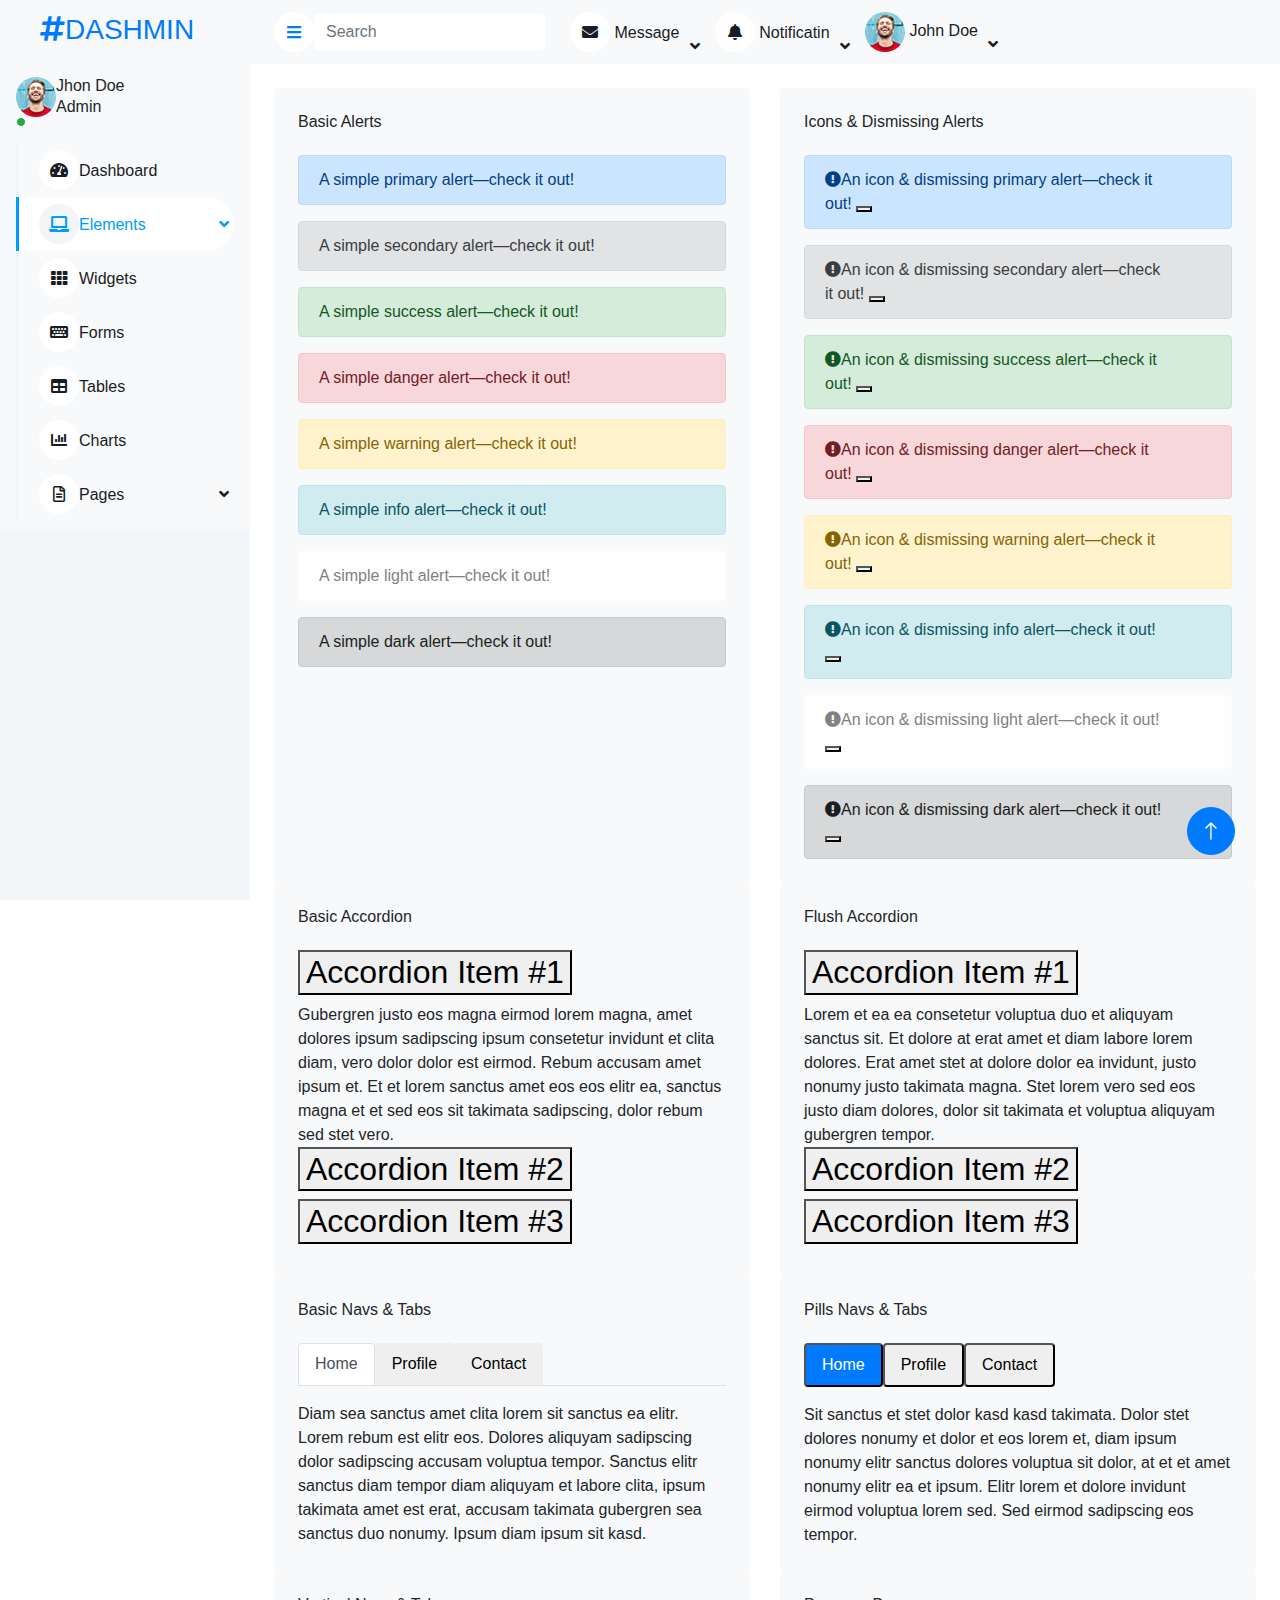
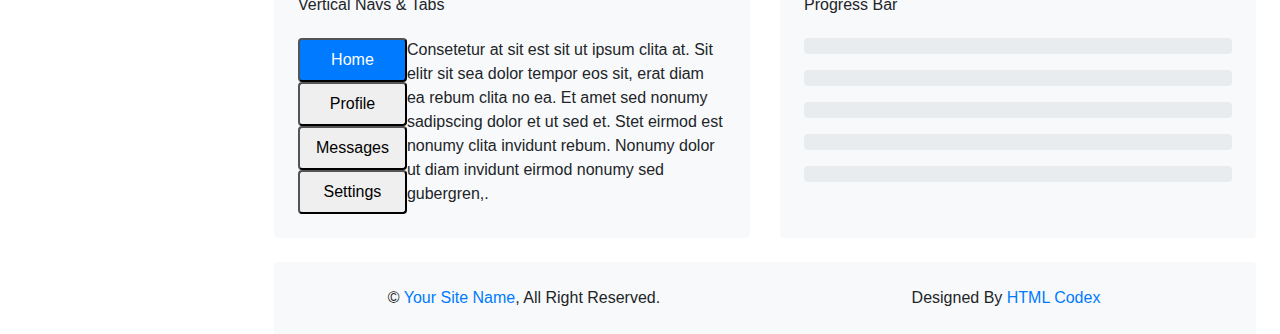
<file: element.html>
<!DOCTYPE html>
<html lang="en">

<head>
    <meta charset="utf-8">
    <title>DASHMIN - Bootstrap Admin Template</title>
    <meta content="width=device-width, initial-scale=1.0" name="viewport">
    <meta content="" name="keywords">
    <meta content="" name="description">

    <!-- Favicon -->
    <link href="img/favicon.ico" rel="icon">

    <!-- Google Web Fonts -->
    <link rel="preconnect" href="https://fonts.googleapis.com">
    <link rel="preconnect" href="https://fonts.gstatic.com" crossorigin>
    <link href="https://fonts.googleapis.com/css2?family=Heebo:wght@400;500;600;700&display=swap" rel="stylesheet">
    
    <!-- Icon Font Stylesheet -->
    <link href="https://cdnjs.cloudflare.com/ajax/libs/font-awesome/5.10.0/css/all.min.css" rel="stylesheet">
    <link href="https://cdn.jsdelivr.net/npm/bootstrap-icons@1.4.1/font/bootstrap-icons.css" rel="stylesheet">

    <!-- Libraries Stylesheet -->
    <link href="lib/owlcarousel/assets/owl.carousel.min.css" rel="stylesheet">
    <link href="lib/tempusdominus/css/tempusdominus-bootstrap-4.min.css" rel="stylesheet" />

    <!-- Customized Bootstrap Stylesheet -->
    <link href="css/bootstrap.min.css" rel="stylesheet">

    <!-- Template Stylesheet -->
    <link href="css/style.css" rel="stylesheet">
</head>

<body>
    <div class="container-xxl position-relative bg-white d-flex p-0">
        <!-- Spinner Start -->
        <div id="spinner" class="show bg-white position-fixed translate-middle w-100 vh-100 top-50 start-50 d-flex align-items-center justify-content-center">
            <div class="spinner-border text-primary" style="width: 3rem; height: 3rem;" role="status">
                <span class="sr-only">Loading...</span>
            </div>
        </div>
        <!-- Spinner End -->


        <!-- Sidebar Start -->
        <div class="sidebar pe-4 pb-3">
            <nav class="navbar bg-light navbar-light">
                <a href="index.html" class="navbar-brand mx-4 mb-3">
                    <h3 class="text-primary"><i class="fa fa-hashtag me-2"></i>DASHMIN</h3>
                </a>
                <div class="d-flex align-items-center ms-4 mb-4">
                    <div class="position-relative">
                        <img class="rounded-circle" src="img/user.jpg" alt="" style="width: 40px; height: 40px;">
                        <div class="bg-success rounded-circle border border-2 border-white position-absolute end-0 bottom-0 p-1"></div>
                    </div>
                    <div class="ms-3">
                        <h6 class="mb-0">Jhon Doe</h6>
                        <span>Admin</span>
                    </div>
                </div>
                <div class="navbar-nav w-100">
                    <a href="index.html" class="nav-item nav-link"><i class="fa fa-tachometer-alt me-2"></i>Dashboard</a>
                    <div class="nav-item dropdown">
                        <a href="#" class="nav-link dropdown-toggle active" data-bs-toggle="dropdown"><i class="fa fa-laptop me-2"></i>Elements</a>
                        <div class="dropdown-menu bg-transparent border-0">
                            <a href="button.html" class="dropdown-item">Buttons</a>
                            <a href="typography.html" class="dropdown-item">Typography</a>
                            <a href="element.html" class="dropdown-item active">Other Elements</a>
                        </div>
                    </div>
                    <a href="widget.html" class="nav-item nav-link"><i class="fa fa-th me-2"></i>Widgets</a>
                    <a href="form.html" class="nav-item nav-link"><i class="fa fa-keyboard me-2"></i>Forms</a>
                    <a href="table.html" class="nav-item nav-link"><i class="fa fa-table me-2"></i>Tables</a>
                    <a href="chart.html" class="nav-item nav-link"><i class="fa fa-chart-bar me-2"></i>Charts</a>
                    <div class="nav-item dropdown">
                        <a href="#" class="nav-link dropdown-toggle" data-bs-toggle="dropdown"><i class="far fa-file-alt me-2"></i>Pages</a>
                        <div class="dropdown-menu bg-transparent border-0">
                            <a href="signin.html" class="dropdown-item">Sign In</a>
                            <a href="signup.html" class="dropdown-item">Sign Up</a>
                            <a href="404.html" class="dropdown-item">404 Error</a>
                            <a href="blank.html" class="dropdown-item">Blank Page</a>
                        </div>
                    </div>
                </div>
            </nav>
        </div>
        <!-- Sidebar End -->


        <!-- Content Start -->
        <div class="content">
            <!-- Navbar Start -->
            <nav class="navbar navbar-expand bg-light navbar-light sticky-top px-4 py-0">
                <a href="index.html" class="navbar-brand d-flex d-lg-none me-4">
                    <h2 class="text-primary mb-0"><i class="fa fa-hashtag"></i></h2>
                </a>
                <a href="#" class="sidebar-toggler flex-shrink-0">
                    <i class="fa fa-bars"></i>
                </a>
                <form class="d-none d-md-flex ms-4">
                    <input class="form-control border-0" type="search" placeholder="Search">
                </form>
                <div class="navbar-nav align-items-center ms-auto">
                    <div class="nav-item dropdown">
                        <a href="#" class="nav-link dropdown-toggle" data-bs-toggle="dropdown">
                            <i class="fa fa-envelope me-lg-2"></i>
                            <span class="d-none d-lg-inline-flex">Message</span>
                        </a>
                        <div class="dropdown-menu dropdown-menu-end bg-light border-0 rounded-0 rounded-bottom m-0">
                            <a href="#" class="dropdown-item">
                                <div class="d-flex align-items-center">
                                    <img class="rounded-circle" src="img/user.jpg" alt="" style="width: 40px; height: 40px;">
                                    <div class="ms-2">
                                        <h6 class="fw-normal mb-0">Jhon send you a message</h6>
                                        <small>15 minutes ago</small>
                                    </div>
                                </div>
                            </a>
                            <hr class="dropdown-divider">
                            <a href="#" class="dropdown-item">
                                <div class="d-flex align-items-center">
                                    <img class="rounded-circle" src="img/user.jpg" alt="" style="width: 40px; height: 40px;">
                                    <div class="ms-2">
                                        <h6 class="fw-normal mb-0">Jhon send you a message</h6>
                                        <small>15 minutes ago</small>
                                    </div>
                                </div>
                            </a>
                            <hr class="dropdown-divider">
                            <a href="#" class="dropdown-item">
                                <div class="d-flex align-items-center">
                                    <img class="rounded-circle" src="img/user.jpg" alt="" style="width: 40px; height: 40px;">
                                    <div class="ms-2">
                                        <h6 class="fw-normal mb-0">Jhon send you a message</h6>
                                        <small>15 minutes ago</small>
                                    </div>
                                </div>
                            </a>
                            <hr class="dropdown-divider">
                            <a href="#" class="dropdown-item text-center">See all message</a>
                        </div>
                    </div>
                    <div class="nav-item dropdown">
                        <a href="#" class="nav-link dropdown-toggle" data-bs-toggle="dropdown">
                            <i class="fa fa-bell me-lg-2"></i>
                            <span class="d-none d-lg-inline-flex">Notificatin</span>
                        </a>
                        <div class="dropdown-menu dropdown-menu-end bg-light border-0 rounded-0 rounded-bottom m-0">
                            <a href="#" class="dropdown-item">
                                <h6 class="fw-normal mb-0">Profile updated</h6>
                                <small>15 minutes ago</small>
                            </a>
                            <hr class="dropdown-divider">
                            <a href="#" class="dropdown-item">
                                <h6 class="fw-normal mb-0">New user added</h6>
                                <small>15 minutes ago</small>
                            </a>
                            <hr class="dropdown-divider">
                            <a href="#" class="dropdown-item">
                                <h6 class="fw-normal mb-0">Password changed</h6>
                                <small>15 minutes ago</small>
                            </a>
                            <hr class="dropdown-divider">
                            <a href="#" class="dropdown-item text-center">See all notifications</a>
                        </div>
                    </div>
                    <div class="nav-item dropdown">
                        <a href="#" class="nav-link dropdown-toggle" data-bs-toggle="dropdown">
                            <img class="rounded-circle me-lg-2" src="img/user.jpg" alt="" style="width: 40px; height: 40px;">
                            <span class="d-none d-lg-inline-flex">John Doe</span>
                        </a>
                        <div class="dropdown-menu dropdown-menu-end bg-light border-0 rounded-0 rounded-bottom m-0">
                            <a href="#" class="dropdown-item">My Profile</a>
                            <a href="#" class="dropdown-item">Settings</a>
                            <a href="#" class="dropdown-item">Log Out</a>
                        </div>
                    </div>
                </div>
            </nav>
            <!-- Navbar End -->


            <!-- Other Elements Start -->
            <div class="container-fluid pt-4 px-4">
                <div class="row g-4">
                    <div class="col-sm-12 col-xl-6">
                        <div class="bg-light rounded h-100 p-4">
                            <h6 class="mb-4">Basic Alerts</h6>
                            <div class="alert alert-primary" role="alert">
                                A simple primary alert—check it out!
                            </div>
                            <div class="alert alert-secondary" role="alert">
                                A simple secondary alert—check it out!
                            </div>
                            <div class="alert alert-success" role="alert">
                                A simple success alert—check it out!
                            </div>
                            <div class="alert alert-danger" role="alert">
                                A simple danger alert—check it out!
                            </div>
                            <div class="alert alert-warning" role="alert">
                                A simple warning alert—check it out!
                            </div>
                            <div class="alert alert-info" role="alert">
                                A simple info alert—check it out!
                            </div>
                            <div class="alert alert-light" role="alert">
                                A simple light alert—check it out!
                            </div>
                            <div class="alert alert-dark mb-0" role="alert">
                                A simple dark alert—check it out!
                            </div>
                        </div>
                    </div>
                    <div class="col-sm-12 col-xl-6">
                        <div class="bg-light rounded h-100 p-4">
                            <h6 class="mb-4">Icons & Dismissing Alerts</h6>
                            <div class="alert alert-primary alert-dismissible fade show" role="alert">
                                <i class="fa fa-exclamation-circle me-2"></i>An icon & dismissing primary alert—check it out!
                                <button type="button" class="btn-close" data-bs-dismiss="alert" aria-label="Close"></button>
                            </div>
                            <div class="alert alert-secondary alert-dismissible fade show" role="alert">
                                <i class="fa fa-exclamation-circle me-2"></i>An icon & dismissing secondary alert—check it out!
                                <button type="button" class="btn-close" data-bs-dismiss="alert" aria-label="Close"></button>
                            </div>
                            <div class="alert alert-success alert-dismissible fade show" role="alert">
                                <i class="fa fa-exclamation-circle me-2"></i>An icon & dismissing success alert—check it out!
                                <button type="button" class="btn-close" data-bs-dismiss="alert" aria-label="Close"></button>
                            </div>
                            <div class="alert alert-danger alert-dismissible fade show" role="alert">
                                <i class="fa fa-exclamation-circle me-2"></i>An icon & dismissing danger alert—check it out!
                                <button type="button" class="btn-close" data-bs-dismiss="alert" aria-label="Close"></button>
                            </div>
                            <div class="alert alert-warning alert-dismissible fade show" role="alert">
                                <i class="fa fa-exclamation-circle me-2"></i>An icon & dismissing warning alert—check it out!
                                <button type="button" class="btn-close" data-bs-dismiss="alert" aria-label="Close"></button>
                            </div>
                            <div class="alert alert-info alert-dismissible fade show" role="alert">
                                <i class="fa fa-exclamation-circle me-2"></i>An icon & dismissing info alert—check it out!
                                <button type="button" class="btn-close" data-bs-dismiss="alert" aria-label="Close"></button>
                            </div>
                            <div class="alert alert-light alert-dismissible fade show" role="alert">
                                <i class="fa fa-exclamation-circle me-2"></i>An icon & dismissing light alert—check it out!
                                <button type="button" class="btn-close" data-bs-dismiss="alert" aria-label="Close"></button>
                            </div>
                            <div class="alert alert-dark alert-dismissible fade show mb-0" role="alert">
                                <i class="fa fa-exclamation-circle me-2"></i>An icon & dismissing dark alert—check it out!
                                <button type="button" class="btn-close" data-bs-dismiss="alert" aria-label="Close"></button>
                            </div>
                        </div>
                    </div>
                    <div class="col-sm-12 col-xl-6">
                        <div class="bg-light rounded h-100 p-4">
                            <h6 class="mb-4">Basic Accordion</h6>
                            <div class="accordion" id="accordionExample">
                                <div class="accordion-item">
                                    <h2 class="accordion-header" id="headingOne">
                                        <button class="accordion-button" type="button" data-bs-toggle="collapse"
                                            data-bs-target="#collapseOne" aria-expanded="true"
                                            aria-controls="collapseOne">
                                            Accordion Item #1
                                        </button>
                                    </h2>
                                    <div id="collapseOne" class="accordion-collapse collapse show"
                                        aria-labelledby="headingOne" data-bs-parent="#accordionExample">
                                        <div class="accordion-body">
                                            Gubergren justo eos magna eirmod lorem magna, amet dolores ipsum sadipscing ipsum consetetur invidunt et clita diam, vero dolor dolor est eirmod. Rebum accusam amet ipsum et. Et et lorem sanctus amet eos eos elitr ea, sanctus magna et et sed eos sit takimata sadipscing, dolor rebum sed stet vero.
                                        </div>
                                    </div>
                                </div>
                                <div class="accordion-item">
                                    <h2 class="accordion-header" id="headingTwo">
                                        <button class="accordion-button collapsed" type="button"
                                            data-bs-toggle="collapse" data-bs-target="#collapseTwo"
                                            aria-expanded="false" aria-controls="collapseTwo">
                                            Accordion Item #2
                                        </button>
                                    </h2>
                                    <div id="collapseTwo" class="accordion-collapse collapse"
                                        aria-labelledby="headingTwo" data-bs-parent="#accordionExample">
                                        <div class="accordion-body">
                                            Voluptua sit dolores consetetur ea et diam est et takimata. Et erat sadipscing dolores et stet diam ut ut diam, sit aliquyam no magna et dolore lorem dolor sit. Lorem lorem sed sed duo, eirmod sit diam ipsum sit erat, lorem sit dolor diam amet ea aliquyam tempor rebum invidunt,.
                                        </div>
                                    </div>
                                </div>
                                <div class="accordion-item">
                                    <h2 class="accordion-header" id="headingThree">
                                        <button class="accordion-button collapsed" type="button"
                                            data-bs-toggle="collapse" data-bs-target="#collapseThree"
                                            aria-expanded="false" aria-controls="collapseThree">
                                            Accordion Item #3
                                        </button>
                                    </h2>
                                    <div id="collapseThree" class="accordion-collapse collapse"
                                        aria-labelledby="headingThree" data-bs-parent="#accordionExample">
                                        <div class="accordion-body">
                                            Dolore eos dolor tempor justo sea eos amet eos kasd dolor, et diam tempor lorem dolores vero. Stet dolore gubergren nonumy diam. Consetetur sit takimata magna invidunt, dolore sea amet consetetur ea et rebum, invidunt et amet sit sea. Dolor eirmod sed magna sadipscing sadipscing lorem lorem sed, sit lorem.
                                        </div>
                                    </div>
                                </div>
                            </div>
                        </div>
                    </div>
                    <div class="col-sm-12 col-xl-6">
                        <div class="bg-light rounded h-100 p-4">
                            <h6 class="mb-4">Flush Accordion</h6>
                            <div class="accordion accordion-flush" id="accordionFlushExample">
                                <div class="accordion-item">
                                    <h2 class="accordion-header" id="flush-headingOne">
                                        <button class="accordion-button" type="button"
                                            data-bs-toggle="collapse" data-bs-target="#flush-collapseOne"
                                            aria-expanded="true" aria-controls="flush-collapseOne">
                                            Accordion Item #1
                                        </button>
                                    </h2>
                                    <div id="flush-collapseOne" class="accordion-collapse collapse show"
                                        aria-labelledby="flush-headingOne" data-bs-parent="#accordionFlushExample">
                                        <div class="accordion-body">
                                            Lorem et ea ea consetetur voluptua duo et aliquyam sanctus sit. Et dolore at erat amet et diam labore lorem dolores. Erat amet stet at dolore dolor ea invidunt, justo nonumy justo takimata magna. Stet lorem vero sed eos justo diam dolores, dolor sit takimata et voluptua aliquyam gubergren tempor.
                                        </div>
                                    </div>
                                </div>
                                <div class="accordion-item">
                                    <h2 class="accordion-header" id="flush-headingTwo">
                                        <button class="accordion-button collapsed" type="button"
                                            data-bs-toggle="collapse" data-bs-target="#flush-collapseTwo"
                                            aria-expanded="false" aria-controls="flush-collapseTwo">
                                            Accordion Item #2
                                        </button>
                                    </h2>
                                    <div id="flush-collapseTwo" class="accordion-collapse collapse"
                                        aria-labelledby="flush-headingTwo" data-bs-parent="#accordionFlushExample">
                                        <div class="accordion-body">
                                            Sea diam dolore aliquyam aliquyam diam et consetetur et. Accusam amet no invidunt invidunt et consetetur, magna ut nonumy kasd erat tempor dolor et. Diam magna dolor sed amet duo dolores magna vero. Amet sit sadipscing ea diam clita lorem sit. Vero et et et tempor diam. Ipsum eirmod sit.
                                        </div>
                                    </div>
                                </div>
                                <div class="accordion-item">
                                    <h2 class="accordion-header" id="flush-headingThree">
                                        <button class="accordion-button collapsed" type="button"
                                            data-bs-toggle="collapse" data-bs-target="#flush-collapseThree"
                                            aria-expanded="false" aria-controls="flush-collapseThree">
                                            Accordion Item #3
                                        </button>
                                    </h2>
                                    <div id="flush-collapseThree" class="accordion-collapse collapse"
                                        aria-labelledby="flush-headingThree" data-bs-parent="#accordionFlushExample">
                                        <div class="accordion-body">
                                            Sea sea sit sanctus magna gubergren kasd, magna justo ea lorem lorem. Elitr aliquyam ipsum clita consetetur duo at nonumy invidunt, invidunt eos dolore vero sit amet amet magna tempor clita, takimata diam justo stet erat et vero erat. Sit ipsum eirmod sea ut vero dolores sea clita nonumy, no.
                                        </div>
                                    </div>
                                </div>
                            </div>
                        </div>
                    </div>
                    <div class="col-sm-12 col-xl-6">
                        <div class="bg-light rounded h-100 p-4">
                            <h6 class="mb-4">Basic Navs & Tabs</h6>
                            <nav>
                                <div class="nav nav-tabs" id="nav-tab" role="tablist">
                                    <button class="nav-link active" id="nav-home-tab" data-bs-toggle="tab"
                                        data-bs-target="#nav-home" type="button" role="tab" aria-controls="nav-home"
                                        aria-selected="true">Home</button>
                                    <button class="nav-link" id="nav-profile-tab" data-bs-toggle="tab"
                                        data-bs-target="#nav-profile" type="button" role="tab"
                                        aria-controls="nav-profile" aria-selected="false">Profile</button>
                                    <button class="nav-link" id="nav-contact-tab" data-bs-toggle="tab"
                                        data-bs-target="#nav-contact" type="button" role="tab"
                                        aria-controls="nav-contact" aria-selected="false">Contact</button>
                                </div>
                            </nav>
                            <div class="tab-content pt-3" id="nav-tabContent">
                                <div class="tab-pane fade show active" id="nav-home" role="tabpanel" aria-labelledby="nav-home-tab">
                                    Diam sea sanctus amet clita lorem sit sanctus ea elitr. Lorem rebum est elitr eos. Dolores aliquyam sadipscing dolor sadipscing accusam voluptua tempor. Sanctus elitr sanctus diam tempor diam aliquyam et labore clita, ipsum takimata amet est erat, accusam takimata gubergren sea sanctus duo nonumy. Ipsum diam ipsum sit kasd.
                                </div>
                                <div class="tab-pane fade" id="nav-profile" role="tabpanel" aria-labelledby="nav-profile-tab">
                                    Sanctus vero sit kasd sea gubergren takimata consetetur elitr elitr, consetetur sadipscing takimata ipsum dolores. Accusam duo accusam et labore ea elitr ipsum tempor sit, dolore aliquyam ipsum sit amet sit. Et dolore ipsum labore invidunt rebum. Sed dolore gubergren sanctus vero diam lorem rebum elitr, erat diam dolor clita.
                                </div>
                                <div class="tab-pane fade" id="nav-contact" role="tabpanel" aria-labelledby="nav-contact-tab">
                                    Sit consetetur eirmod lorem ea magna sadipscing ipsum elitr invidunt, dolores lorem erat ipsum ut aliquyam eos lorem sed. Nonumy aliquyam ea justo eos dolores dolores duo dolores. Aliquyam dolor sea dolores sit takimata no erat vero. At lorem justo tempor lorem duo, stet kasd aliquyam ipsum voluptua labore at.
                                </div>
                            </div>
                        </div>
                    </div>
                    <div class="col-sm-12 col-xl-6">
                        <div class="bg-light rounded h-100 p-4">
                            <h6 class="mb-4">Pills Navs & Tabs</h6>
                            <ul class="nav nav-pills mb-3" id="pills-tab" role="tablist">
                                <li class="nav-item" role="presentation">
                                    <button class="nav-link active" id="pills-home-tab" data-bs-toggle="pill"
                                        data-bs-target="#pills-home" type="button" role="tab" aria-controls="pills-home"
                                        aria-selected="true">Home</button>
                                </li>
                                <li class="nav-item" role="presentation">
                                    <button class="nav-link" id="pills-profile-tab" data-bs-toggle="pill"
                                        data-bs-target="#pills-profile" type="button" role="tab"
                                        aria-controls="pills-profile" aria-selected="false">Profile</button>
                                </li>
                                <li class="nav-item" role="presentation">
                                    <button class="nav-link" id="pills-contact-tab" data-bs-toggle="pill"
                                        data-bs-target="#pills-contact" type="button" role="tab"
                                        aria-controls="pills-contact" aria-selected="false">Contact</button>
                                </li>
                            </ul>
                            <div class="tab-content" id="pills-tabContent">
                                <div class="tab-pane fade show active" id="pills-home" role="tabpanel" aria-labelledby="pills-home-tab">
                                    Sit sanctus et stet dolor kasd kasd takimata. Dolor stet dolores nonumy et dolor et eos lorem et, diam ipsum nonumy elitr sanctus dolores voluptua sit dolor, at et et amet nonumy elitr ea et ipsum. Elitr lorem et dolore invidunt eirmod voluptua lorem sed. Sed eirmod sadipscing eos tempor.
                                </div>
                                <div class="tab-pane fade" id="pills-profile" role="tabpanel" aria-labelledby="pills-profile-tab">
                                    Invidunt rebum voluptua lorem eirmod dolore. Amet no sed sanctus lorem ea. Nonumy sit stet sit magna. Rebum rebum ipsum clita erat consetetur, sit dolor sit clita et amet. Est et clita dolore takimata, sea dolores tempor erat consetetur lorem. Consetetur sea sadipscing dolor et dolores et stet, tempor elitr.
                                </div>
                                <div class="tab-pane fade" id="pills-contact" role="tabpanel" aria-labelledby="pills-contact-tab">
                                    Et diam et est sed vero ipsum voluptua dolor et, sit eos justo ipsum no ipsum amet sed aliquyam dolore, ut ipsum sanctus et consetetur. Sit ea sit clita lorem ea gubergren. Et dolore vero sanctus voluptua ipsum sadipscing amet at. Et sed dolore voluptua dolor eos tempor, erat amet.
                                </div>
                            </div>
                        </div>
                    </div>
                    <div class="col-sm-12 col-xl-6">
                        <div class="bg-light rounded h-100 p-4">
                            <h6 class="mb-4">Vertical Navs & Tabs</h6>
                            <div class="d-flex align-items-start">
                                <div class="nav flex-column nav-pills me-3" id="v-pills-tab" role="tablist"
                                    aria-orientation="vertical">
                                    <button class="nav-link active" id="v-pills-home-tab" data-bs-toggle="pill"
                                        data-bs-target="#v-pills-home" type="button" role="tab"
                                        aria-controls="v-pills-home" aria-selected="true">Home</button>
                                    <button class="nav-link" id="v-pills-profile-tab" data-bs-toggle="pill"
                                        data-bs-target="#v-pills-profile" type="button" role="tab"
                                        aria-controls="v-pills-profile" aria-selected="false">Profile</button>
                                    <button class="nav-link" id="v-pills-messages-tab" data-bs-toggle="pill"
                                        data-bs-target="#v-pills-messages" type="button" role="tab"
                                        aria-controls="v-pills-messages" aria-selected="false">Messages</button>
                                    <button class="nav-link" id="v-pills-settings-tab" data-bs-toggle="pill"
                                        data-bs-target="#v-pills-settings" type="button" role="tab"
                                        aria-controls="v-pills-settings" aria-selected="false">Settings</button>
                                </div>
                                <div class="tab-content" id="v-pills-tabContent">
                                    <div class="tab-pane fade show active" id="v-pills-home" role="tabpanel" aria-labelledby="v-pills-home-tab">
                                        Consetetur at sit est sit ut ipsum clita at. Sit elitr sit sea dolor tempor eos sit, erat diam ea rebum clita no ea. Et amet sed nonumy sadipscing dolor et ut sed et. Stet eirmod est nonumy clita invidunt rebum. Nonumy dolor ut diam invidunt eirmod nonumy sed gubergren,.
                                    </div>
                                    <div class="tab-pane fade" id="v-pills-profile" role="tabpanel" aria-labelledby="v-pills-profile-tab">
                                        Tempor et kasd accusam duo et dolor no accusam dolore, dolor sed voluptua duo no, sit et stet lorem dolor ipsum tempor consetetur vero, consetetur est eos sit eirmod erat diam accusam sadipscing sit. Takimata erat ea eirmod tempor elitr dolore sadipscing kasd justo, elitr tempor sed eos sadipscing magna.
                                    </div>
                                    <div class="tab-pane fade" id="v-pills-messages" role="tabpanel" aria-labelledby="v-pills-messages-tab">
                                        Sed kasd kasd ea clita sed lorem amet tempor est voluptua, labore stet dolores gubergren clita lorem sed nonumy at. Dolores et ut erat voluptua. Est voluptua stet accusam rebum, elitr amet sit takimata sea eirmod. Sanctus elitr amet sit dolore sea stet et ut. Dolor et sanctus elitr ut.
                                    </div>
                                    <div class="tab-pane fade" id="v-pills-settings" role="tabpanel" aria-labelledby="v-pills-settings-tab">
                                        Sit et vero kasd sea et at, aliquyam takimata et et est, labore et takimata sed ut stet sanctus, nonumy dolor invidunt sit labore et, amet et dolor sit dolor tempor et dolor ipsum nonumy, accusam clita sadipscing ut et labore labore est, dolore accusam vero at est sit. Invidunt.
                                    </div>
                                </div>
                            </div>
                        </div>
                    </div>
                    <div class="col-sm-12 col-xl-6">
                        <div class="bg-light rounded h-100 p-4">
                            <h6 class="mb-4">Progress Bar</h6>
                            <div class="pg-bar mb-3">
                                <div class="progress">
                                    <div class="progress-bar progress-bar-striped" role="progressbar" aria-valuenow="10" aria-valuemin="0" aria-valuemax="100"></div>
                                </div>
                            </div>
                            <div class="pg-bar mb-3">
                                <div class="progress">
                                    <div class="progress-bar progress-bar-striped bg-success" role="progressbar" aria-valuenow="25" aria-valuemin="0" aria-valuemax="100"></div>
                                </div>
                            </div>
                            <div class="pg-bar mb-3">
                                <div class="progress">
                                    <div class="progress-bar progress-bar-striped bg-info" role="progressbar" aria-valuenow="50" aria-valuemin="0" aria-valuemax="100"></div>
                                </div>
                            </div>
                            <div class="pg-bar mb-3">
                                <div class="progress">
                                    <div class="progress-bar progress-bar-striped bg-warning" role="progressbar" aria-valuenow="75" aria-valuemin="0" aria-valuemax="100"></div>
                                </div>
                            </div>
                            <div class="pg-bar mb-0">
                                <div class="progress">
                                    <div class="progress-bar progress-bar-striped bg-danger" role="progressbar" aria-valuenow="100" aria-valuemin="0" aria-valuemax="100"></div>
                                </div>
                            </div>
                        </div>
                    </div>
                </div>
            </div>
            <!-- Other Elements End -->


            <!-- Footer Start -->
            <div class="container-fluid pt-4 px-4">
                <div class="bg-light rounded-top p-4">
                    <div class="row">
                        <div class="col-12 col-sm-6 text-center text-sm-start">
                            &copy; <a href="#">Your Site Name</a>, All Right Reserved. 
                        </div>
                        <div class="col-12 col-sm-6 text-center text-sm-end">
                            <!--/*** This template is free as long as you keep the footer author’s credit link/attribution link/backlink. If you'd like to use the template without the footer author’s credit link/attribution link/backlink, you can purchase the Credit Removal License from "https://htmlcodex.com/credit-removal". Thank you for your support. ***/-->
                            Designed By <a href="https://htmlcodex.com">HTML Codex</a>
                        </div>
                    </div>
                </div>
            </div>
            <!-- Footer End -->
        </div>
        <!-- Content End -->


        <!-- Back to Top -->
        <a href="#" class="btn btn-lg btn-primary btn-lg-square back-to-top"><i class="bi bi-arrow-up"></i></a>
    </div>

    <!-- JavaScript Libraries -->
    <script src="https://code.jquery.com/jquery-3.4.1.min.js"></script>
    <script src="https://cdn.jsdelivr.net/npm/bootstrap@5.0.0/dist/js/bootstrap.bundle.min.js"></script>
    <script src="lib/chart/chart.min.js"></script>
    <script src="lib/easing/easing.min.js"></script>
    <script src="lib/waypoints/waypoints.min.js"></script>
    <script src="lib/owlcarousel/owl.carousel.min.js"></script>
    <script src="lib/tempusdominus/js/moment.min.js"></script>
    <script src="lib/tempusdominus/js/moment-timezone.min.js"></script>
    <script src="lib/tempusdominus/js/tempusdominus-bootstrap-4.min.js"></script>

    <!-- Template Javascript -->
    <script src="js/main.js"></script>
</body>

</html>
</file>
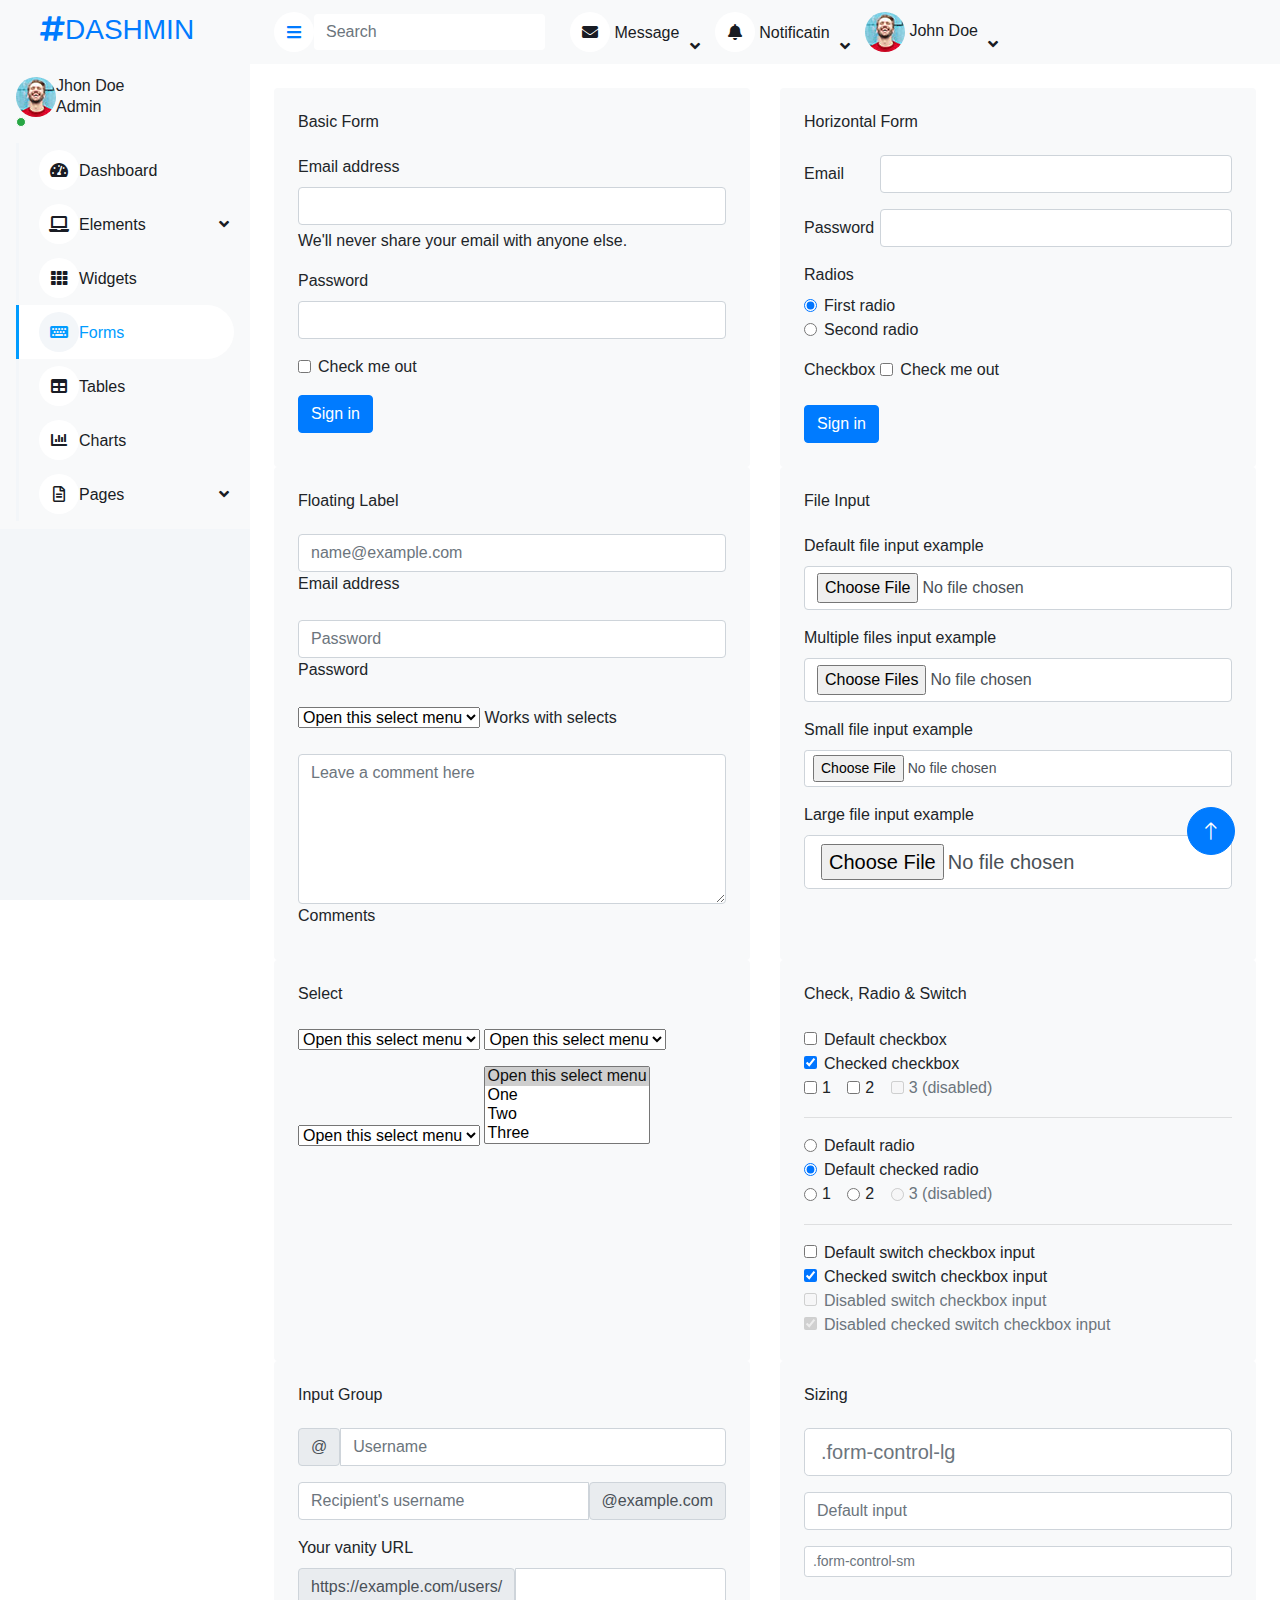
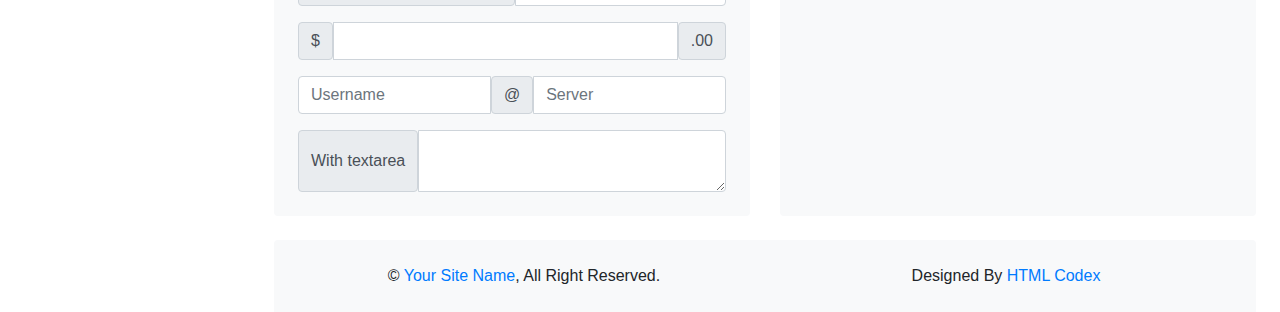
<file: form.html>
<!DOCTYPE html>
<html lang="en">

<head>
    <meta charset="utf-8">
    <title>DASHMIN - Bootstrap Admin Template</title>
    <meta content="width=device-width, initial-scale=1.0" name="viewport">
    <meta content="" name="keywords">
    <meta content="" name="description">

    <!-- Favicon -->
    <link href="img/favicon.ico" rel="icon">

    <!-- Google Web Fonts -->
    <link rel="preconnect" href="https://fonts.googleapis.com">
    <link rel="preconnect" href="https://fonts.gstatic.com" crossorigin>
    <link href="https://fonts.googleapis.com/css2?family=Heebo:wght@400;500;600;700&display=swap" rel="stylesheet">
    
    <!-- Icon Font Stylesheet -->
    <link href="https://cdnjs.cloudflare.com/ajax/libs/font-awesome/5.10.0/css/all.min.css" rel="stylesheet">
    <link href="https://cdn.jsdelivr.net/npm/bootstrap-icons@1.4.1/font/bootstrap-icons.css" rel="stylesheet">

    <!-- Libraries Stylesheet -->
    <link href="lib/owlcarousel/assets/owl.carousel.min.css" rel="stylesheet">
    <link href="lib/tempusdominus/css/tempusdominus-bootstrap-4.min.css" rel="stylesheet" />

    <!-- Customized Bootstrap Stylesheet -->
    <link href="css/bootstrap.min.css" rel="stylesheet">

    <!-- Template Stylesheet -->
    <link href="css/style.css" rel="stylesheet">
</head>

<body>
    <div class="container-xxl position-relative bg-white d-flex p-0">
        <!-- Spinner Start -->
        <div id="spinner" class="show bg-white position-fixed translate-middle w-100 vh-100 top-50 start-50 d-flex align-items-center justify-content-center">
            <div class="spinner-border text-primary" style="width: 3rem; height: 3rem;" role="status">
                <span class="sr-only">Loading...</span>
            </div>
        </div>
        <!-- Spinner End -->


        <!-- Sidebar Start -->
        <div class="sidebar pe-4 pb-3">
            <nav class="navbar bg-light navbar-light">
                <a href="index.html" class="navbar-brand mx-4 mb-3">
                    <h3 class="text-primary"><i class="fa fa-hashtag me-2"></i>DASHMIN</h3>
                </a>
                <div class="d-flex align-items-center ms-4 mb-4">
                    <div class="position-relative">
                        <img class="rounded-circle" src="img/user.jpg" alt="" style="width: 40px; height: 40px;">
                        <div class="bg-success rounded-circle border border-2 border-white position-absolute end-0 bottom-0 p-1"></div>
                    </div>
                    <div class="ms-3">
                        <h6 class="mb-0">Jhon Doe</h6>
                        <span>Admin</span>
                    </div>
                </div>
                <div class="navbar-nav w-100">
                    <a href="index.html" class="nav-item nav-link"><i class="fa fa-tachometer-alt me-2"></i>Dashboard</a>
                    <div class="nav-item dropdown">
                        <a href="#" class="nav-link dropdown-toggle" data-bs-toggle="dropdown"><i class="fa fa-laptop me-2"></i>Elements</a>
                        <div class="dropdown-menu bg-transparent border-0">
                            <a href="button.html" class="dropdown-item">Buttons</a>
                            <a href="typography.html" class="dropdown-item">Typography</a>
                            <a href="element.html" class="dropdown-item">Other Elements</a>
                        </div>
                    </div>
                    <a href="widget.html" class="nav-item nav-link"><i class="fa fa-th me-2"></i>Widgets</a>
                    <a href="form.html" class="nav-item nav-link active"><i class="fa fa-keyboard me-2"></i>Forms</a>
                    <a href="table.html" class="nav-item nav-link"><i class="fa fa-table me-2"></i>Tables</a>
                    <a href="chart.html" class="nav-item nav-link"><i class="fa fa-chart-bar me-2"></i>Charts</a>
                    <div class="nav-item dropdown">
                        <a href="#" class="nav-link dropdown-toggle" data-bs-toggle="dropdown"><i class="far fa-file-alt me-2"></i>Pages</a>
                        <div class="dropdown-menu bg-transparent border-0">
                            <a href="signin.html" class="dropdown-item">Sign In</a>
                            <a href="signup.html" class="dropdown-item">Sign Up</a>
                            <a href="404.html" class="dropdown-item">404 Error</a>
                            <a href="blank.html" class="dropdown-item">Blank Page</a>
                        </div>
                    </div>
                </div>
            </nav>
        </div>
        <!-- Sidebar End -->


        <!-- Content Start -->
        <div class="content">
            <!-- Navbar Start -->
            <nav class="navbar navbar-expand bg-light navbar-light sticky-top px-4 py-0">
                <a href="index.html" class="navbar-brand d-flex d-lg-none me-4">
                    <h2 class="text-primary mb-0"><i class="fa fa-hashtag"></i></h2>
                </a>
                <a href="#" class="sidebar-toggler flex-shrink-0">
                    <i class="fa fa-bars"></i>
                </a>
                <form class="d-none d-md-flex ms-4">
                    <input class="form-control border-0" type="search" placeholder="Search">
                </form>
                <div class="navbar-nav align-items-center ms-auto">
                    <div class="nav-item dropdown">
                        <a href="#" class="nav-link dropdown-toggle" data-bs-toggle="dropdown">
                            <i class="fa fa-envelope me-lg-2"></i>
                            <span class="d-none d-lg-inline-flex">Message</span>
                        </a>
                        <div class="dropdown-menu dropdown-menu-end bg-light border-0 rounded-0 rounded-bottom m-0">
                            <a href="#" class="dropdown-item">
                                <div class="d-flex align-items-center">
                                    <img class="rounded-circle" src="img/user.jpg" alt="" style="width: 40px; height: 40px;">
                                    <div class="ms-2">
                                        <h6 class="fw-normal mb-0">Jhon send you a message</h6>
                                        <small>15 minutes ago</small>
                                    </div>
                                </div>
                            </a>
                            <hr class="dropdown-divider">
                            <a href="#" class="dropdown-item">
                                <div class="d-flex align-items-center">
                                    <img class="rounded-circle" src="img/user.jpg" alt="" style="width: 40px; height: 40px;">
                                    <div class="ms-2">
                                        <h6 class="fw-normal mb-0">Jhon send you a message</h6>
                                        <small>15 minutes ago</small>
                                    </div>
                                </div>
                            </a>
                            <hr class="dropdown-divider">
                            <a href="#" class="dropdown-item">
                                <div class="d-flex align-items-center">
                                    <img class="rounded-circle" src="img/user.jpg" alt="" style="width: 40px; height: 40px;">
                                    <div class="ms-2">
                                        <h6 class="fw-normal mb-0">Jhon send you a message</h6>
                                        <small>15 minutes ago</small>
                                    </div>
                                </div>
                            </a>
                            <hr class="dropdown-divider">
                            <a href="#" class="dropdown-item text-center">See all message</a>
                        </div>
                    </div>
                    <div class="nav-item dropdown">
                        <a href="#" class="nav-link dropdown-toggle" data-bs-toggle="dropdown">
                            <i class="fa fa-bell me-lg-2"></i>
                            <span class="d-none d-lg-inline-flex">Notificatin</span>
                        </a>
                        <div class="dropdown-menu dropdown-menu-end bg-light border-0 rounded-0 rounded-bottom m-0">
                            <a href="#" class="dropdown-item">
                                <h6 class="fw-normal mb-0">Profile updated</h6>
                                <small>15 minutes ago</small>
                            </a>
                            <hr class="dropdown-divider">
                            <a href="#" class="dropdown-item">
                                <h6 class="fw-normal mb-0">New user added</h6>
                                <small>15 minutes ago</small>
                            </a>
                            <hr class="dropdown-divider">
                            <a href="#" class="dropdown-item">
                                <h6 class="fw-normal mb-0">Password changed</h6>
                                <small>15 minutes ago</small>
                            </a>
                            <hr class="dropdown-divider">
                            <a href="#" class="dropdown-item text-center">See all notifications</a>
                        </div>
                    </div>
                    <div class="nav-item dropdown">
                        <a href="#" class="nav-link dropdown-toggle" data-bs-toggle="dropdown">
                            <img class="rounded-circle me-lg-2" src="img/user.jpg" alt="" style="width: 40px; height: 40px;">
                            <span class="d-none d-lg-inline-flex">John Doe</span>
                        </a>
                        <div class="dropdown-menu dropdown-menu-end bg-light border-0 rounded-0 rounded-bottom m-0">
                            <a href="#" class="dropdown-item">My Profile</a>
                            <a href="#" class="dropdown-item">Settings</a>
                            <a href="#" class="dropdown-item">Log Out</a>
                        </div>
                    </div>
                </div>
            </nav>
            <!-- Navbar End -->


            <!-- Form Start -->
            <div class="container-fluid pt-4 px-4">
                <div class="row g-4">
                    <div class="col-sm-12 col-xl-6">
                        <div class="bg-light rounded h-100 p-4">
                            <h6 class="mb-4">Basic Form</h6>
                            <form>
                                <div class="mb-3">
                                    <label for="exampleInputEmail1" class="form-label">Email address</label>
                                    <input type="email" class="form-control" id="exampleInputEmail1"
                                        aria-describedby="emailHelp">
                                    <div id="emailHelp" class="form-text">We'll never share your email with anyone else.
                                    </div>
                                </div>
                                <div class="mb-3">
                                    <label for="exampleInputPassword1" class="form-label">Password</label>
                                    <input type="password" class="form-control" id="exampleInputPassword1">
                                </div>
                                <div class="mb-3 form-check">
                                    <input type="checkbox" class="form-check-input" id="exampleCheck1">
                                    <label class="form-check-label" for="exampleCheck1">Check me out</label>
                                </div>
                                <button type="submit" class="btn btn-primary">Sign in</button>
                            </form>
                        </div>
                    </div>
                    <div class="col-sm-12 col-xl-6">
                        <div class="bg-light rounded h-100 p-4">
                            <h6 class="mb-4">Horizontal Form</h6>
                            <form>
                                <div class="row mb-3">
                                    <label for="inputEmail3" class="col-sm-2 col-form-label">Email</label>
                                    <div class="col-sm-10">
                                        <input type="email" class="form-control" id="inputEmail3">
                                    </div>
                                </div>
                                <div class="row mb-3">
                                    <label for="inputPassword3" class="col-sm-2 col-form-label">Password</label>
                                    <div class="col-sm-10">
                                        <input type="password" class="form-control" id="inputPassword3">
                                    </div>
                                </div>
                                <fieldset class="row mb-3">
                                    <legend class="col-form-label col-sm-2 pt-0">Radios</legend>
                                    <div class="col-sm-10">
                                        <div class="form-check">
                                            <input class="form-check-input" type="radio" name="gridRadios"
                                                id="gridRadios1" value="option1" checked>
                                            <label class="form-check-label" for="gridRadios1">
                                                First radio
                                            </label>
                                        </div>
                                        <div class="form-check">
                                            <input class="form-check-input" type="radio" name="gridRadios"
                                                id="gridRadios2" value="option2">
                                            <label class="form-check-label" for="gridRadios2">
                                                Second radio
                                            </label>
                                        </div>
                                    </div>
                                </fieldset>
                                <div class="row mb-3">
                                    <legend class="col-form-label col-sm-2 pt-0">Checkbox</legend>
                                    <div class="col-sm-10">
                                        <div class="form-check">
                                            <input class="form-check-input" type="checkbox" id="gridCheck1">
                                            <label class="form-check-label" for="gridCheck1">
                                                Check me out
                                            </label>
                                        </div>
                                    </div>
                                </div>
                                <button type="submit" class="btn btn-primary">Sign in</button>
                            </form>
                        </div>
                    </div>
                    <div class="col-sm-12 col-xl-6">
                        <div class="bg-light rounded h-100 p-4">
                            <h6 class="mb-4">Floating Label</h6>
                            <div class="form-floating mb-3">
                                <input type="email" class="form-control" id="floatingInput"
                                    placeholder="name@example.com">
                                <label for="floatingInput">Email address</label>
                            </div>
                            <div class="form-floating mb-3">
                                <input type="password" class="form-control" id="floatingPassword"
                                    placeholder="Password">
                                <label for="floatingPassword">Password</label>
                            </div>
                            <div class="form-floating mb-3">
                                <select class="form-select" id="floatingSelect"
                                    aria-label="Floating label select example">
                                    <option selected>Open this select menu</option>
                                    <option value="1">One</option>
                                    <option value="2">Two</option>
                                    <option value="3">Three</option>
                                </select>
                                <label for="floatingSelect">Works with selects</label>
                            </div>
                            <div class="form-floating">
                                <textarea class="form-control" placeholder="Leave a comment here"
                                    id="floatingTextarea" style="height: 150px;"></textarea>
                                <label for="floatingTextarea">Comments</label>
                            </div>
                        </div>
                    </div>
                    <div class="col-sm-12 col-xl-6">
                        <div class="bg-light rounded h-100 p-4">
                            <h6 class="mb-4">File Input</h6>
                            <div class="mb-3">
                                <label for="formFile" class="form-label">Default file input example</label>
                                <input class="form-control" type="file" id="formFile">
                            </div>
                            <div class="mb-3">
                                <label for="formFileMultiple" class="form-label">Multiple files input example</label>
                                <input class="form-control" type="file" id="formFileMultiple" multiple>
                            </div>
                            <div class="mb-3">
                                <label for="formFileSm" class="form-label">Small file input example</label>
                                <input class="form-control form-control-sm" id="formFileSm" type="file">
                            </div>
                            <div>
                                <label for="formFileLg" class="form-label">Large file input example</label>
                                <input class="form-control form-control-lg" id="formFileLg" type="file">
                            </div>
                        </div>
                    </div>
                    <div class="col-sm-12 col-xl-6">
                        <div class="bg-light rounded h-100 p-4">
                            <h6 class="mb-4">Select</h6>
                            <select class="form-select form-select-sm mb-3" aria-label=".form-select-sm example">
                                <option selected>Open this select menu</option>
                                <option value="1">One</option>
                                <option value="2">Two</option>
                                <option value="3">Three</option>
                            </select>
                            <select class="form-select mb-3" aria-label="Default select example">
                                <option selected>Open this select menu</option>
                                <option value="1">One</option>
                                <option value="2">Two</option>
                                <option value="3">Three</option>
                            </select>
                            <select class="form-select form-select-lg mb-3" aria-label=".form-select-lg example">
                                <option selected>Open this select menu</option>
                                <option value="1">One</option>
                                <option value="2">Two</option>
                                <option value="3">Three</option>
                            </select>
                            <select class="form-select" multiple aria-label="multiple select example">
                                <option selected>Open this select menu</option>
                                <option value="1">One</option>
                                <option value="2">Two</option>
                                <option value="3">Three</option>
                            </select>
                        </div>
                    </div>
                    <div class="col-sm-12 col-xl-6">
                        <div class="bg-light rounded h-100 p-4">
                            <h6 class="mb-4">Check, Radio & Switch</h6>
                            <div class="form-check">
                                <input class="form-check-input" type="checkbox" value="" id="flexCheckDefault">
                                <label class="form-check-label" for="flexCheckDefault">
                                    Default checkbox
                                </label>
                            </div>
                            <div class="form-check">
                                <input class="form-check-input" type="checkbox" value="" id="flexCheckChecked" checked>
                                <label class="form-check-label" for="flexCheckChecked">
                                    Checked checkbox
                                </label>
                            </div>
                            <div class="form-check form-check-inline">
                                <input class="form-check-input" type="checkbox" id="inlineCheckbox1" value="option1">
                                <label class="form-check-label" for="inlineCheckbox1">1</label>
                            </div>
                            <div class="form-check form-check-inline">
                                <input class="form-check-input" type="checkbox" id="inlineCheckbox2" value="option2">
                                <label class="form-check-label" for="inlineCheckbox2">2</label>
                            </div>
                            <div class="form-check form-check-inline">
                                <input class="form-check-input" type="checkbox" id="inlineCheckbox3" value="option3"
                                    disabled>
                                <label class="form-check-label" for="inlineCheckbox3">3 (disabled)</label>
                            </div>
                            <hr>
                            <div class="form-check">
                                <input class="form-check-input" type="radio" name="flexRadioDefault"
                                    id="flexRadioDefault1">
                                <label class="form-check-label" for="flexRadioDefault1">
                                    Default radio
                                </label>
                            </div>
                            <div class="form-check">
                                <input class="form-check-input" type="radio" name="flexRadioDefault"
                                    id="flexRadioDefault2" checked>
                                <label class="form-check-label" for="flexRadioDefault2">
                                    Default checked radio
                                </label>
                            </div>
                            <div class="form-check form-check-inline">
                                <input class="form-check-input" type="radio" name="inlineRadioOptions" id="inlineRadio1"
                                    value="option1">
                                <label class="form-check-label" for="inlineRadio1">1</label>
                            </div>
                            <div class="form-check form-check-inline">
                                <input class="form-check-input" type="radio" name="inlineRadioOptions" id="inlineRadio2"
                                    value="option2">
                                <label class="form-check-label" for="inlineRadio2">2</label>
                            </div>
                            <div class="form-check form-check-inline">
                                <input class="form-check-input" type="radio" name="inlineRadioOptions" id="inlineRadio3"
                                    value="option3" disabled>
                                <label class="form-check-label" for="inlineRadio3">3 (disabled)</label>
                            </div>
                            <hr>
                            <div class="form-check form-switch">
                                <input class="form-check-input" type="checkbox" role="switch"
                                    id="flexSwitchCheckDefault">
                                <label class="form-check-label" for="flexSwitchCheckDefault">Default switch checkbox
                                    input</label>
                            </div>
                            <div class="form-check form-switch">
                                <input class="form-check-input" type="checkbox" role="switch"
                                    id="flexSwitchCheckChecked" checked>
                                <label class="form-check-label" for="flexSwitchCheckChecked">Checked switch checkbox
                                    input</label>
                            </div>
                            <div class="form-check form-switch">
                                <input class="form-check-input" type="checkbox" role="switch"
                                    id="flexSwitchCheckDisabled" disabled>
                                <label class="form-check-label" for="flexSwitchCheckDisabled">Disabled switch checkbox
                                    input</label>
                            </div>
                            <div class="form-check form-switch">
                                <input class="form-check-input" type="checkbox" role="switch"
                                    id="flexSwitchCheckCheckedDisabled" checked disabled>
                                <label class="form-check-label" for="flexSwitchCheckCheckedDisabled">Disabled checked
                                    switch checkbox input</label>
                            </div>
                        </div>
                    </div>
                    <div class="col-sm-12 col-xl-6">
                        <div class="bg-light rounded h-100 p-4">
                            <h6 class="mb-4">Input Group</h6>
                            <div class="input-group mb-3">
                                <span class="input-group-text" id="basic-addon1">@</span>
                                <input type="text" class="form-control" placeholder="Username" aria-label="Username"
                                    aria-describedby="basic-addon1">
                            </div>
                            <div class="input-group mb-3">
                                <input type="text" class="form-control" placeholder="Recipient's username"
                                    aria-label="Recipient's username" aria-describedby="basic-addon2">
                                <span class="input-group-text" id="basic-addon2">@example.com</span>
                            </div>
                            <label for="basic-url" class="form-label">Your vanity URL</label>
                            <div class="input-group mb-3">
                                <span class="input-group-text" id="basic-addon3">https://example.com/users/</span>
                                <input type="text" class="form-control" id="basic-url" aria-describedby="basic-addon3">
                            </div>
                            <div class="input-group mb-3">
                                <span class="input-group-text">$</span>
                                <input type="text" class="form-control" aria-label="Amount (to the nearest dollar)">
                                <span class="input-group-text">.00</span>
                            </div>
                            <div class="input-group mb-3">
                                <input type="text" class="form-control" placeholder="Username" aria-label="Username">
                                <span class="input-group-text">@</span>
                                <input type="text" class="form-control" placeholder="Server" aria-label="Server">
                            </div>
                            <div class="input-group">
                                <span class="input-group-text">With textarea</span>
                                <textarea class="form-control" aria-label="With textarea"></textarea>
                            </div>
                        </div>
                    </div>
                    <div class="col-sm-12 col-xl-6">
                        <div class="bg-light rounded h-100 p-4">
                            <h6 class="mb-4">Sizing</h6>
                            <input class="form-control form-control-lg mb-3" type="text" placeholder=".form-control-lg"
                                aria-label=".form-control-lg example">
                            <input class="form-control mb-3" type="text" placeholder="Default input"
                                aria-label="default input example">
                            <input class="form-control form-control-sm" type="text" placeholder=".form-control-sm"
                                aria-label=".form-control-sm example">
                        </div>
                    </div>
                </div>
            </div>
            <!-- Form End -->


            <!-- Footer Start -->
            <div class="container-fluid pt-4 px-4">
                <div class="bg-light rounded-top p-4">
                    <div class="row">
                        <div class="col-12 col-sm-6 text-center text-sm-start">
                            &copy; <a href="#">Your Site Name</a>, All Right Reserved. 
                        </div>
                        <div class="col-12 col-sm-6 text-center text-sm-end">
                            <!--/*** This template is free as long as you keep the footer author’s credit link/attribution link/backlink. If you'd like to use the template without the footer author’s credit link/attribution link/backlink, you can purchase the Credit Removal License from "https://htmlcodex.com/credit-removal". Thank you for your support. ***/-->
                            Designed By <a href="https://htmlcodex.com">HTML Codex</a>
                        </div>
                    </div>
                </div>
            </div>
            <!-- Footer End -->
        </div>
        <!-- Content End -->


        <!-- Back to Top -->
        <a href="#" class="btn btn-lg btn-primary btn-lg-square back-to-top"><i class="bi bi-arrow-up"></i></a>
    </div>

    <!-- JavaScript Libraries -->
    <script src="https://code.jquery.com/jquery-3.4.1.min.js"></script>
    <script src="https://cdn.jsdelivr.net/npm/bootstrap@5.0.0/dist/js/bootstrap.bundle.min.js"></script>
    <script src="lib/chart/chart.min.js"></script>
    <script src="lib/easing/easing.min.js"></script>
    <script src="lib/waypoints/waypoints.min.js"></script>
    <script src="lib/owlcarousel/owl.carousel.min.js"></script>
    <script src="lib/tempusdominus/js/moment.min.js"></script>
    <script src="lib/tempusdominus/js/moment-timezone.min.js"></script>
    <script src="lib/tempusdominus/js/tempusdominus-bootstrap-4.min.js"></script>

    <!-- Template Javascript -->
    <script src="js/main.js"></script>
</body>

</html>
</file>
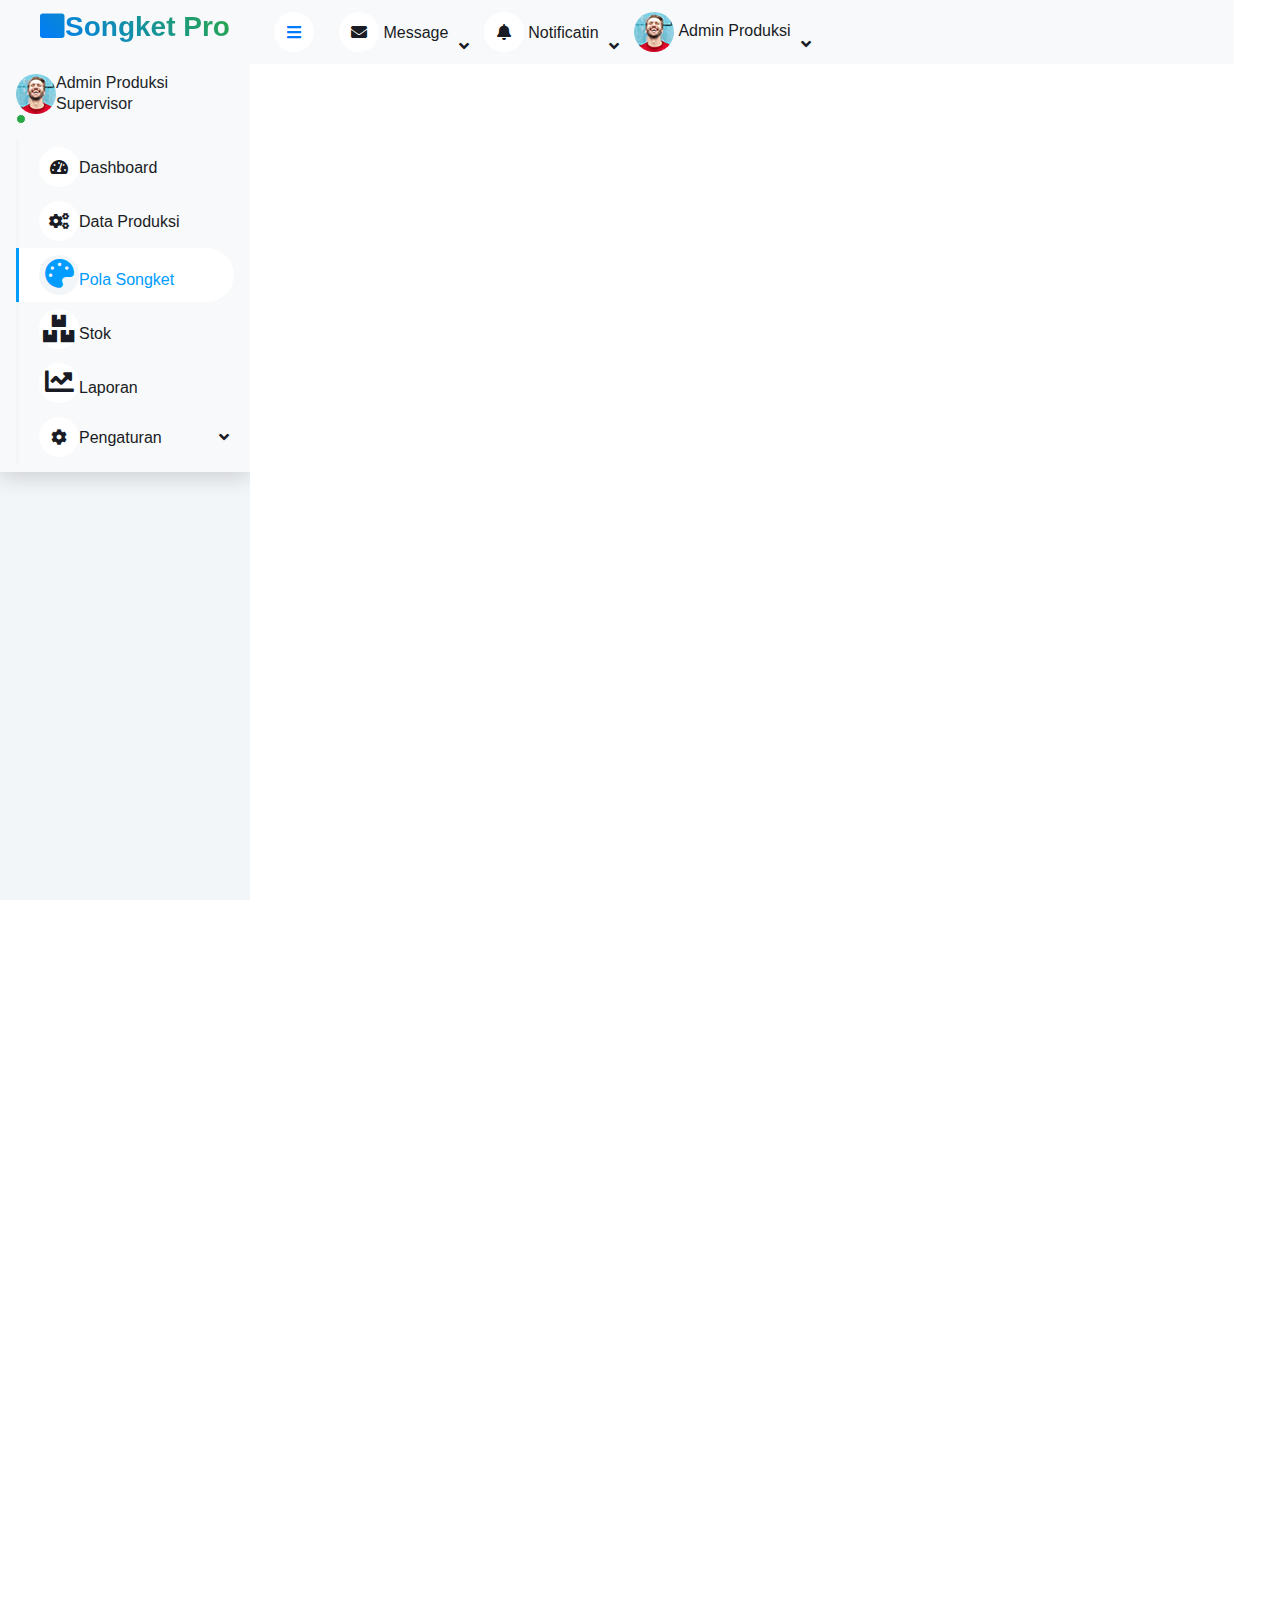
<file: patterns.html>
<!DOCTYPE html>
<html lang="en">

<head>
    <meta charset="utf-8">
    <title>Pola Songket - Songket Pro</title>
    <meta content="width=device-width, initial-scale=1.0" name="viewport">
    <meta content="" name="keywords">
    <meta content="" name="description">

    <!-- Favicon -->
    <link href="img/favicon.ico" rel="icon">

    <!-- Google Web Fonts -->
    <link rel="preconnect" href="https://fonts.googleapis.com">
    <link rel="preconnect" href="https://fonts.gstatic.com" crossorigin>
    <link href="https://fonts.googleapis.com/css2?family=Heebo:wght@400;500;600;700&display=swap" rel="stylesheet">

    <!-- Icon Font Stylesheet -->
    <link href="https://cdnjs.cloudflare.com/ajax/libs/font-awesome/5.10.0/css/all.min.css" rel="stylesheet">
    <link href="https://cdn.jsdelivr.net/npm/bootstrap-icons@1.4.1/font/bootstrap-icons.css" rel="stylesheet">

    <!-- Libraries Stylesheet -->
    <link href="lib/owlcarousel/assets/owl.carousel.min.css" rel="stylesheet">
    <link href="lib/tempusdominus/css/tempusdominus-bootstrap-4.min.css" rel="stylesheet" />

    <!-- Customized Bootstrap Stylesheet -->
    <link href="css/bootstrap.min.css" rel="stylesheet">

    <!-- Template Stylesheet -->
    <link href="css/style.css" rel="stylesheet">
    <link href="css/songket-dashboard.css" rel="stylesheet">
</head>

<body>
    <div class="container-xxl position-relative bg-white d-flex p-0">
        <!-- Spinner Start -->
        <div id="spinner"
            class="show bg-white position-fixed translate-middle w-100 vh-100 top-50 start-50 d-flex align-items-center justify-content-center">
            <div class="spinner-border text-primary" style="width: 3rem; height: 3rem;" role="status">
                <span class="sr-only">Loading...</span>
            </div>
        </div>
        <!-- Spinner End -->


        <!-- Sidebar Start -->
        <div class="sidebar pe-4 pb-3">
            <nav class="navbar bg-light navbar-light">
                <a href="index.html" class="navbar-brand mx-4 mb-3">
                    <h3 class="text-primary"><i class="fas fa-square me-2"></i>Songket Pro</h3>
                </a>
                <div class="d-flex align-items-center ms-4 mb-4">
                    <div class="position-relative">
                        <img class="rounded-circle" src="img/user.jpg" alt="" style="width: 40px; height: 40px;">
                        <div
                            class="bg-success rounded-circle border border-2 border-white position-absolute end-0 bottom-0 p-1">
                        </div>
                    </div>
                    <div class="ms-3">
                        <h6 class="mb-0">Admin Produksi</h6>
                        <span>Supervisor</span>
                    </div>
                </div>
                <div class="navbar-nav w-100">
                    <a href="index.html" class="nav-item nav-link"><i
                            class="fas fa-tachometer-alt me-2"></i>Dashboard</a>
                    <a href="production.html" class="nav-item nav-link"><i class="fas fa-cogs me-2"></i>Data
                        Produksi</a>
                    <a href="patterns.html" class="nav-item nav-link active"><i class="fas fa-palette me-2"></i>Pola
                        Songket</a>
                    <a href="stock.html" class="nav-item nav-link"><i class="fas fa-boxes me-2"></i>Stok</a>
                    <a href="reports.html" class="nav-item nav-link"><i class="fas fa-chart-line me-2"></i>Laporan</a>
                    <div class="nav-item dropdown">
                        <a href="#" class="nav-link dropdown-toggle" data-bs-toggle="dropdown"><i
                                class="fas fa-cog me-2"></i>Pengaturan</a>
                        <div class="dropdown-menu bg-transparent border-0">
                            <a href="settings-general.html" class="dropdown-item">Pengaturan Umum</a>
                            <a href="settings-users.html" class="dropdown-item">Manajemen User</a>
                            <a href="settings-system.html" class="dropdown-item">Sistem</a>
                        </div>
                    </div>
                </div>
            </nav>
        </div>
        <!-- Sidebar End -->


        <!-- Content Start -->
        <div class="content">
            <!-- Navbar Start -->
            <nav class="navbar navbar-expand bg-light navbar-light sticky-top px-4 py-0">
                <a href="index.html" class="navbar-brand d-flex d-lg-none me-4">
                    <h2 class="text-primary mb-0"><i class="fas fa-square"></i></h2>
                </a>
                <a href="#" class="sidebar-toggler flex-shrink-0">
                    <i class="fa fa-bars"></i>
                </a>
                <div class="navbar-nav align-items-center ms-auto">
                    <div class="nav-item dropdown">
                        <a href="#" class="nav-link dropdown-toggle" data-bs-toggle="dropdown">
                            <i class="fa fa-envelope me-lg-2"></i>
                            <span class="d-none d-lg-inline-flex">Message</span>
                        </a>
                        <div class="dropdown-menu dropdown-menu-end bg-light border-0 rounded-0 rounded-bottom m-0">
                            <a href="#" class="dropdown-item">
                                <div class="d-flex align-items-center">
                                    <img class="rounded-circle" src="img/user.jpg" alt=""
                                        style="width: 40px; height: 40px;">
                                    <div class="ms-2">
                                        <h6 class="fw-normal mb-0">Pola baru ditambahkan</h6>
                                        <small>15 menit yang lalu</small>
                                    </div>
                                </div>
                            </a>
                            <hr class="dropdown-divider">
                            <a href="#" class="dropdown-item text-center">See all message</a>
                        </div>
                    </div>
                    <div class="nav-item dropdown">
                        <a href="#" class="nav-link dropdown-toggle" data-bs-toggle="dropdown">
                            <i class="fa fa-bell me-lg-2"></i>
                            <span class="d-none d-lg-inline-flex">Notificatin</span>
                        </a>
                        <div class="dropdown-menu dropdown-menu-end bg-light border-0 rounded-0 rounded-bottom m-0">
                            <a href="#" class="dropdown-item">
                                <h6 class="fw-normal mb-0">Pola Tradisional A siap diproduksi</h6>
                                <small>15 menit yang lalu</small>
                            </a>
                            <hr class="dropdown-divider">
                            <a href="#" class="dropdown-item">
                                <h6 class="fw-normal mb-0">Desain pola baru disetujui</h6>
                                <small>2 jam yang lalu</small>
                            </a>
                            <hr class="dropdown-divider">
                            <a href="#" class="dropdown-item text-center">See all notifications</a>
                        </div>
                    </div>
                    <div class="nav-item dropdown">
                        <a href="#" class="nav-link dropdown-toggle" data-bs-toggle="dropdown">
                            <img class="rounded-circle me-lg-2" src="img/user.jpg" alt=""
                                style="width: 40px; height: 40px;">
                            <span class="d-none d-lg-inline-flex">Admin Produksi</span>
                        </a>
                        <div class="dropdown-menu dropdown-menu-end bg-light border-0 rounded-0 rounded-bottom m-0">
                            <a href="#" class="dropdown-item">My Profile</a>
                            <a href="#" class="dropdown-item">Settings</a>
                            <a href="#" class="dropdown-item">Log Out</a>
                        </div>
                    </div>
                </div>
            </nav>
            <!-- Navbar End -->

            <!-- Page Header Start -->
            <div class="container-fluid pt-4 px-4">
                <div class="row">
                    <div class="col-12">
                        <div class="bg-light rounded h-100 p-4">
                            <div class="d-flex align-items-center justify-content-between mb-4">
                                <h6 class="mb-0">Manajemen Pola Songket</h6>
                                <div>
                                    <button type="button" class="btn btn-primary me-2" data-bs-toggle="modal"
                                        data-bs-target="#addPatternModal">
                                        <i class="fas fa-plus me-2"></i>Tambah Pola Baru
                                    </button>
                                    <span id="live-date" class="text-muted me-3"></span>
                                    <span id="live-clock" class="fw-bold"></span>
                                </div>
                            </div>
                        </div>
                    </div>
                </div>
            </div>
            <!-- Page Header End -->

            <!-- Pattern Stats Cards Start -->
            <div class="container-fluid pt-4 px-4">
                <div class="row g-4 align-items-stretch">
                    <div class="col-sm-6 col-xl-3">
                        <div
                            class="bg-primary rounded d-flex align-items-center justify-content-between p-4 h-100 stats-card">
                            <i class="fas fa-palette fa-3x text-white flex-shrink-0"></i>
                            <div class="ms-3 text-end">
                                <p class="text-white mb-2">Total Pola</p>
                                <h4 class="text-white mb-0">24</h4>
                            </div>
                        </div>
                    </div>
                    <div class="col-sm-6 col-xl-3">
                        <div
                            class="bg-success rounded d-flex align-items-center justify-content-between p-4 h-100 stats-card">
                            <i class="fas fa-check-circle fa-3x text-white flex-shrink-0"></i>
                            <div class="ms-3 text-end">
                                <p class="text-white mb-2">Pola Aktif</p>
                                <h4 class="text-white mb-0">18</h4>
                            </div>
                        </div>
                    </div>
                    <div class="col-sm-6 col-xl-3">
                        <div
                            class="bg-warning rounded d-flex align-items-center justify-content-between p-4 h-100 stats-card">
                            <i class="fas fa-clock fa-3x text-white flex-shrink-0"></i>
                            <div class="ms-3 text-end">
                                <p class="text-white mb-2">Dalam Pengembangan</p>
                                <h4 class="text-white mb-0">4</h4>
                            </div>
                        </div>
                    </div>
                    <div class="col-sm-6 col-xl-3">
                        <div
                            class="bg-danger rounded d-flex align-items-center justify-content-between p-4 h-100 stats-card">
                            <i class="fas fa-pause-circle fa-3x text-white flex-shrink-0"></i>
                            <div class="ms-3 text-end">
                                <p class="text-white mb-2">Pola Dihentikan</p>
                                <h4 class="text-white mb-0">2</h4>
                            </div>
                        </div>
                    </div>
                </div>
            </div>
            <!-- Pattern Stats Cards End -->

            <!-- Pattern Collection Start -->
            <div class="container-fluid pt-4 px-4">
                <div class="row">
                    <div class="col-12">
                        <div class="bg-light rounded h-100 p-4">
                            <h6 class="mb-4">Koleksi Pola Songket</h6>
                            <div class="row g-4" id="patternGrid">
                                <!-- Pattern Card 1 -->
                                <div class="col-md-6 col-lg-4 pattern-card" data-category="tradisional"
                                    data-status="aktif" data-difficulty="sedang">
                                    <div class="card shadow-sm">
                                        <div
                                            class="card-img-top bg-gradient-primary d-flex align-items-center justify-content-center">
                                            <i class="fas fa-image fa-3x text-white opacity-50"></i>
                                        </div>
                                        <div class="card-body">
                                            <div class="d-flex justify-content-between align-items-start mb-2">
                                                <h6 class="card-title mb-0">Pola Tradisional A</h6>
                                                <span class="badge bg-success">Aktif</span>
                                            </div>
                                            <p class="card-text">Pola tradisional dengan motif klasik Palembang yang
                                                telah diwariskan turun temurun.</p>
                                            <div class="row text-center mb-3">
                                                <div class="col-4">
                                                    <small>Kesulitan</small>
                                                    <div class="fw-bold">Sedang</div>
                                                </div>
                                                <div class="col-4">
                                                    <small>Waktu</small>
                                                    <div class="fw-bold">8 Jam</div>
                                                </div>
                                                <div class="col-4">
                                                    <small>Harga</small>
                                                    <div class="fw-bold">850K</div>
                                                </div>
                                            </div>
                                            <div class="d-flex gap-2">
                                                <button class="btn btn-outline-primary btn-sm">
                                                    <i class="fas fa-eye me-1"></i>Detail
                                                </button>
                                                <button class="btn btn-outline-warning btn-sm">
                                                    <i class="fas fa-edit me-1"></i>Edit
                                                </button>
                                                <button class="btn btn-outline-success btn-sm">
                                                    <i class="fas fa-play me-1"></i>Produksi
                                                </button>
                                            </div>
                                        </div>
                                    </div>
                                </div>

                                <!-- Pattern Card 2 -->
                                <div class="col-md-6 col-lg-4 pattern-card" data-category="modern" data-status="aktif"
                                    data-difficulty="mudah">
                                    <div class="card shadow-sm">
                                        <div
                                            class="card-img-top bg-gradient-success d-flex align-items-center justify-content-center">
                                            <i class="fas fa-image fa-3x text-white opacity-50"></i>
                                        </div>
                                        <div class="card-body">
                                            <div class="d-flex justify-content-between align-items-start mb-2">
                                                <h6 class="card-title mb-0">Pola Modern B</h6>
                                                <span class="badge bg-success">Aktif</span>
                                            </div>
                                            <p class="card-text">Desain modern dengan sentuhan kontemporer yang cocok
                                                untuk generasi muda.</p>
                                            <div class="row text-center mb-3">
                                                <div class="col-4">
                                                    <small>Kesulitan</small>
                                                    <div class="fw-bold">Mudah</div>
                                                </div>
                                                <div class="col-4">
                                                    <small>Waktu</small>
                                                    <div class="fw-bold">5 Jam</div>
                                                </div>
                                                <div class="col-4">
                                                    <small>Harga</small>
                                                    <div class="fw-bold">650K</div>
                                                </div>
                                            </div>
                                            <div class="d-flex gap-2">
                                                <button class="btn btn-outline-primary btn-sm">
                                                    <i class="fas fa-eye me-1"></i>Detail
                                                </button>
                                                <button class="btn btn-outline-warning btn-sm">
                                                    <i class="fas fa-edit me-1"></i>Edit
                                                </button>
                                                <button class="btn btn-outline-success btn-sm">
                                                    <i class="fas fa-play me-1"></i>Produksi
                                                </button>
                                            </div>
                                        </div>
                                    </div>
                                </div>

                                <!-- Pattern Card 3 -->
                                <div class="col-md-6 col-lg-4 pattern-card" data-category="kombinasi"
                                    data-status="pengembangan" data-difficulty="sulit">
                                    <div class="card shadow-sm">
                                        <div
                                            class="card-img-top bg-gradient-warning d-flex align-items-center justify-content-center">
                                            <i class="fas fa-image fa-3x text-white opacity-50"></i>
                                        </div>
                                        <div class="card-body">
                                            <div class="d-flex justify-content-between align-items-start mb-2">
                                                <h6 class="card-title mb-0">Pola Kombinasi C</h6>
                                                <span class="badge bg-warning">Pengembangan</span>
                                            </div>
                                            <p class="card-text">Perpaduan motif tradisional dan modern dengan teknik
                                                inovatif terbaru.</p>
                                            <div class="row text-center mb-3">
                                                <div class="col-4">
                                                    <small>Kesulitan</small>
                                                    <div class="fw-bold">Sulit</div>
                                                </div>
                                                <div class="col-4">
                                                    <small>Waktu</small>
                                                    <div class="fw-bold">12 Jam</div>
                                                </div>
                                                <div class="col-4">
                                                    <small>Harga</small>
                                                    <div class="fw-bold">1.2M</div>
                                                </div>
                                            </div>
                                            <div class="d-flex gap-2">
                                                <button class="btn btn-outline-primary btn-sm">
                                                    <i class="fas fa-eye me-1"></i>Detail
                                                </button>
                                                <button class="btn btn-outline-warning btn-sm">
                                                    <i class="fas fa-edit me-1"></i>Edit
                                                </button>
                                                <button class="btn btn-outline-secondary btn-sm" disabled>
                                                    <i class="fas fa-pause me-1"></i>Pending
                                                </button>
                                            </div>
                                        </div>
                                    </div>
                                </div>

                                <!-- Pattern Card 4 -->
                                <div class="col-md-6 col-lg-4 pattern-card" data-category="premium" data-status="aktif"
                                    data-difficulty="sangat-sulit">
                                    <div class="card shadow-sm">
                                        <div
                                            class="card-img-top bg-gradient-info d-flex align-items-center justify-content-center">
                                            <i class="fas fa-image fa-3x text-white opacity-50"></i>
                                        </div>
                                        <div class="card-body">
                                            <div class="d-flex justify-content-between align-items-start mb-2">
                                                <h6 class="card-title mb-0">Pola Premium D</h6>
                                                <span class="badge bg-success">Aktif</span>
                                            </div>
                                            <p class="card-text">Pola eksklusif dengan detail rumit dan bahan premium
                                                berkualitas tinggi.</p>
                                            <div class="row text-center mb-3">
                                                <div class="col-4">
                                                    <small>Kesulitan</small>
                                                    <div class="fw-bold">Sangat Sulit</div>
                                                </div>
                                                <div class="col-4">
                                                    <small>Waktu</small>
                                                    <div class="fw-bold">20 Jam</div>
                                                </div>
                                                <div class="col-4">
                                                    <small>Harga</small>
                                                    <div class="fw-bold">2.5M</div>
                                                </div>
                                            </div>
                                            <div class="d-flex gap-2">
                                                <button class="btn btn-outline-primary btn-sm">
                                                    <i class="fas fa-eye me-1"></i>Detail
                                                </button>
                                                <button class="btn btn-outline-warning btn-sm">
                                                    <i class="fas fa-edit me-1"></i>Edit
                                                </button>
                                                <button class="btn btn-outline-success btn-sm">
                                                    <i class="fas fa-play me-1"></i>Produksi
                                                </button>
                                            </div>
                                        </div>
                                    </div>
                                </div>

                                <!-- Pattern Card 5 -->
                                <div class="col-md-6 col-lg-4 pattern-card" data-category="tradisional"
                                    data-status="aktif" data-difficulty="sedang">
                                    <div class="card shadow-sm">
                                        <div
                                            class="card-img-top bg-gradient-secondary d-flex align-items-center justify-content-center">
                                            <i class="fas fa-image fa-3x text-white opacity-50"></i>
                                        </div>
                                        <div class="card-body">
                                            <div class="d-flex justify-content-between align-items-start mb-2">
                                                <h6 class="card-title mb-0">Pola Klasik E</h6>
                                                <span class="badge bg-success">Aktif</span>
                                            </div>
                                            <p class="card-text">Motif klasik dengan nilai sejarah tinggi dan teknik
                                                tradisional autentik.</p>
                                            <div class="row text-center mb-3">
                                                <div class="col-4">
                                                    <small>Kesulitan</small>
                                                    <div class="fw-bold">Sedang</div>
                                                </div>
                                                <div class="col-4">
                                                    <small>Waktu</small>
                                                    <div class="fw-bold">10 Jam</div>
                                                </div>
                                                <div class="col-4">
                                                    <small>Harga</small>
                                                    <div class="fw-bold">950K</div>
                                                </div>
                                            </div>
                                            <div class="d-flex gap-2">
                                                <button class="btn btn-outline-primary btn-sm">
                                                    <i class="fas fa-eye me-1"></i>Detail
                                                </button>
                                                <button class="btn btn-outline-warning btn-sm">
                                                    <i class="fas fa-edit me-1"></i>Edit
                                                </button>
                                                <button class="btn btn-outline-success btn-sm">
                                                    <i class="fas fa-play me-1"></i>Produksi
                                                </button>
                                            </div>
                                        </div>
                                    </div>
                                </div>

                                <!-- Pattern Card 6 -->
                                <div class="col-md-6 col-lg-4 pattern-card" data-category="modern"
                                    data-status="dihentikan" data-difficulty="mudah">
                                    <div class="card shadow-sm">
                                        <div
                                            class="card-img-top bg-gradient-danger d-flex align-items-center justify-content-center">
                                            <i class="fas fa-image fa-3x text-white opacity-50"></i>
                                        </div>
                                        <div class="card-body">
                                            <div class="d-flex justify-content-between align-items-start mb-2">
                                                <h6 class="card-title mb-0">Pola Eksperimental F</h6>
                                                <span class="badge bg-danger">Dihentikan</span>
                                            </div>
                                            <p class="card-text">Desain eksperimental yang dihentikan karena kendala
                                                teknis produksi.</p>
                                            <div class="row text-center mb-3">
                                                <div class="col-4">
                                                    <small>Kesulitan</small>
                                                    <div class="fw-bold">Mudah</div>
                                                </div>
                                                <div class="col-4">
                                                    <small>Waktu</small>
                                                    <div class="fw-bold">6 Jam</div>
                                                </div>
                                                <div class="col-4">
                                                    <small>Harga</small>
                                                    <div class="fw-bold">-</div>
                                                </div>
                                            </div>
                                            <div class="d-flex gap-2">
                                                <button class="btn btn-outline-primary btn-sm">
                                                    <i class="fas fa-eye me-1"></i>Detail
                                                </button>
                                                <button class="btn btn-outline-warning btn-sm">
                                                    <i class="fas fa-edit me-1"></i>Edit
                                                </button>
                                                <button class="btn btn-outline-danger btn-sm" disabled>
                                                    <i class="fas fa-stop me-1"></i>Dihentikan
                                                </button>
                                            </div>
                                        </div>
                                    </div>
                                </div>

                                <!-- Pattern Card 7 -->
                                <div class="col-md-6 col-lg-4 pattern-card" data-category="kombinasi"
                                    data-status="aktif" data-difficulty="sulit">
                                    <div class="card shadow-sm">
                                        <div
                                            class="card-img-top bg-gradient-primary d-flex align-items-center justify-content-center">
                                            <i class="fas fa-image fa-3x text-white opacity-50"></i>
                                        </div>
                                        <div class="card-body">
                                            <div class="d-flex justify-content-between align-items-start mb-2">
                                                <h6 class="card-title mb-0">Pola Fusion G</h6>
                                                <span class="badge bg-success">Aktif</span>
                                            </div>
                                            <p class="card-text">Pola fusion yang menggabungkan teknik tradisional
                                                dengan desain kontemporer yang elegan.</p>
                                            <div class="row text-center mb-3">
                                                <div class="col-4">
                                                    <small>Kesulitan</small>
                                                    <div class="fw-bold">Sulit</div>
                                                </div>
                                                <div class="col-4">
                                                    <small>Waktu</small>
                                                    <div class="fw-bold">15 Jam</div>
                                                </div>
                                                <div class="col-4">
                                                    <small>Harga</small>
                                                    <div class="fw-bold">1.5M</div>
                                                </div>
                                            </div>
                                            <div class="d-flex gap-2">
                                                <button class="btn btn-outline-primary btn-sm">
                                                    <i class="fas fa-eye me-1"></i>Detail
                                                </button>
                                                <button class="btn btn-outline-warning btn-sm">
                                                    <i class="fas fa-edit me-1"></i>Edit
                                                </button>
                                                <button class="btn btn-outline-success btn-sm">
                                                    <i class="fas fa-play me-1"></i>Produksi
                                                </button>
                                            </div>
                                        </div>
                                    </div>
                                </div>

                                <!-- Pattern Card 8 -->
                                <div class="col-md-6 col-lg-4 pattern-card" data-category="premium"
                                    data-status="pengembangan" data-difficulty="sangat-sulit">
                                    <div class="card shadow-sm">
                                        <div
                                            class="card-img-top bg-gradient-warning d-flex align-items-center justify-content-center">
                                            <i class="fas fa-image fa-3x text-white opacity-50"></i>
                                        </div>
                                        <div class="card-body">
                                            <div class="d-flex justify-content-between align-items-start mb-2">
                                                <h6 class="card-title mb-0">Pola Eksklusif H</h6>
                                                <span class="badge bg-warning">Pengembangan</span>
                                            </div>
                                            <p class="card-text">Pola eksklusif dengan motif royal yang sedang dalam
                                                tahap pengembangan dan penyempurnaan.</p>
                                            <div class="row text-center mb-3">
                                                <div class="col-4">
                                                    <small>Kesulitan</small>
                                                    <div class="fw-bold">Sangat Sulit</div>
                                                </div>
                                                <div class="col-4">
                                                    <small>Waktu</small>
                                                    <div class="fw-bold">25 Jam</div>
                                                </div>
                                                <div class="col-4">
                                                    <small>Harga</small>
                                                    <div class="fw-bold">3.5M</div>
                                                </div>
                                            </div>
                                            <div class="d-flex gap-2">
                                                <button class="btn btn-outline-primary btn-sm">
                                                    <i class="fas fa-eye me-1"></i>Detail
                                                </button>
                                                <button class="btn btn-outline-warning btn-sm">
                                                    <i class="fas fa-edit me-1"></i>Edit
                                                </button>
                                                <button class="btn btn-outline-secondary btn-sm" disabled>
                                                    <i class="fas fa-pause me-1"></i>Pending
                                                </button>
                                            </div>
                                        </div>
                                    </div>
                                </div>

                                <!-- Pattern Card 9 -->
                                <div class="col-md-6 col-lg-4 pattern-card" data-category="tradisional"
                                    data-status="aktif" data-difficulty="mudah">
                                    <div class="card shadow-sm">
                                        <div
                                            class="card-img-top bg-gradient-success d-flex align-items-center justify-content-center">
                                            <i class="fas fa-image fa-3x text-white opacity-50"></i>
                                        </div>
                                        <div class="card-body">
                                            <div class="d-flex justify-content-between align-items-start mb-2">
                                                <h6 class="card-title mb-0">Pola Sederhana I</h6>
                                                <span class="badge bg-success">Aktif</span>
                                            </div>
                                            <p class="card-text">Pola tradisional sederhana yang cocok untuk pemula dan
                                                produksi harian dengan motif dasar.</p>
                                            <div class="row text-center mb-3">
                                                <div class="col-4">
                                                    <small>Kesulitan</small>
                                                    <div class="fw-bold">Mudah</div>
                                                </div>
                                                <div class="col-4">
                                                    <small>Waktu</small>
                                                    <div class="fw-bold">4 Jam</div>
                                                </div>
                                                <div class="col-4">
                                                    <small>Harga</small>
                                                    <div class="fw-bold">450K</div>
                                                </div>
                                            </div>
                                            <div class="d-flex gap-2">
                                                <button class="btn btn-outline-primary btn-sm">
                                                    <i class="fas fa-eye me-1"></i>Detail
                                                </button>
                                                <button class="btn btn-outline-warning btn-sm">
                                                    <i class="fas fa-edit me-1"></i>Edit
                                                </button>
                                                <button class="btn btn-outline-success btn-sm">
                                                    <i class="fas fa-play me-1"></i>Produksi
                                                </button>
                                            </div>
                                        </div>
                                    </div>
                                </div>
                            </div>
                        </div>
                    </div>
                </div>
            </div>
            <!-- Pattern Collection End -->

            <!-- Footer Start -->
            <div class="container-fluid pt-4 px-4">
                <div class="bg-light rounded-top p-4">
                    <div class="row">
                        <div class="col-12 col-sm-6 text-center text-sm-start">
                            &copy; <a href="#">Songket Pro</a>, All Right Reserved.
                        </div>
                        <div class="col-12 col-sm-6 text-center text-sm-end">
                            Designed By <a href="#">Admin Team</a>
                        </div>
                    </div>
                </div>
            </div>
            <!-- Footer End -->
        </div>
        <!-- Content End -->

        <!-- Add Pattern Modal Start -->
        <div class="modal fade" id="addPatternModal" tabindex="-1" aria-labelledby="addPatternModalLabel"
            aria-hidden="true">
            <div class="modal-dialog modal-lg">
                <div class="modal-content">
                    <div class="modal-header">
                        <h5 class="modal-title" id="addPatternModalLabel">Tambah Pola Songket Baru</h5>
                        <button type="button" class="btn-close" data-bs-dismiss="modal" aria-label="Close"></button>
                    </div>
                    <div class="modal-body">
                        <form id="addPatternForm">
                            <div class="row">
                                <div class="col-md-6">
                                    <div class="mb-3">
                                        <label for="patternName" class="form-label">Nama Pola</label>
                                        <input type="text" class="form-control" id="patternName" required>
                                    </div>
                                </div>
                                <div class="col-md-6">
                                    <div class="mb-3">
                                        <label for="patternCategory" class="form-label">Kategori</label>
                                        <select class="form-select" id="patternCategory" required>
                                            <option value="">Pilih Kategori</option>
                                            <option value="tradisional">Tradisional</option>
                                            <option value="modern">Modern</option>
                                            <option value="kombinasi">Kombinasi</option>
                                            <option value="premium">Premium</option>
                                        </select>
                                    </div>
                                </div>
                            </div>
                            <div class="row">
                                <div class="col-md-4">
                                    <div class="mb-3">
                                        <label for="patternDifficulty" class="form-label">Tingkat Kesulitan</label>
                                        <select class="form-select" id="patternDifficulty" required>
                                            <option value="">Pilih Tingkat</option>
                                            <option value="mudah">Mudah</option>
                                            <option value="sedang">Sedang</option>
                                            <option value="sulit">Sulit</option>
                                            <option value="sangat-sulit">Sangat Sulit</option>
                                        </select>
                                    </div>
                                </div>
                                <div class="col-md-4">
                                    <div class="mb-3">
                                        <label for="patternTime" class="form-label">Waktu Produksi (Jam)</label>
                                        <input type="number" class="form-control" id="patternTime" required>
                                    </div>
                                </div>
                                <div class="col-md-4">
                                    <div class="mb-3">
                                        <label for="patternPrice" class="form-label">Harga (Rp)</label>
                                        <input type="number" class="form-control" id="patternPrice" required>
                                    </div>
                                </div>
                            </div>
                            <div class="mb-3">
                                <label for="patternDescription" class="form-label">Deskripsi</label>
                                <textarea class="form-control" id="patternDescription" rows="3" required></textarea>
                            </div>
                            <div class="mb-3">
                                <label for="patternImage" class="form-label">Upload Gambar Pola</label>
                                <input type="file" class="form-control" id="patternImage" accept="image/*">
                            </div>
                        </form>
                    </div>
                    <div class="modal-footer">
                        <button type="button" class="btn btn-secondary" data-bs-dismiss="modal">Batal</button>
                        <button type="button" class="btn btn-primary" onclick="savePattern()">Simpan Pola</button>
                    </div>
                </div>
            </div>
        </div>
        <!-- Add Pattern Modal End -->

        <!-- Back to Top -->
        <a href="#" class="btn btn-lg btn-primary btn-lg-square back-to-top"><i class="bi bi-arrow-up"></i></a>
    </div>

    <!-- JavaScript Libraries -->
    <script src="https://code.jquery.com/jquery-3.4.1.min.js"></script>
    <script src="https://cdn.jsdelivr.net/npm/bootstrap@5.0.0/dist/js/bootstrap.bundle.min.js"></script>
    <script src="lib/chart/chart.min.js"></script>
    <script src="lib/easing/easing.min.js"></script>
    <script src="lib/waypoints/waypoints.min.js"></script>
    <script src="lib/owlcarousel/owl.carousel.min.js"></script>
    <script src="lib/tempusdominus/js/moment.min.js"></script>
    <script src="lib/tempusdominus/js/moment-timezone.min.js"></script>
    <script src="lib/tempusdominus/js/tempusdominus-bootstrap-4.min.js"></script>

    <!-- Template Javascript -->
    <script src="js/main.js"></script>

    <!-- Pattern Page Specific Javascript -->
    <script>
        // Live Clock
        function updateClock() {
            const now = new Date();
            const timeOptions = {
                hour: '2-digit',
                minute: '2-digit',
                second: '2-digit',
                hour12: false
            };
            const dateOptions = {
                weekday: 'long',
                year: 'numeric',
                month: 'long',
                day: 'numeric'
            };

            document.getElementById('live-clock').textContent = now.toLocaleTimeString('id-ID', timeOptions);
            document.getElementById('live-date').textContent = now.toLocaleDateString('id-ID', dateOptions);
        }

        // Update clock every second
        setInterval(updateClock, 1000);
        updateClock(); // Initial call

        // Save Pattern Function
        function savePattern() {
            const form = document.getElementById('addPatternForm');
            const formData = new FormData(form);

            // Simulate saving pattern
            alert('Pola baru berhasil disimpan!');

            // Close modal
            const modal = bootstrap.Modal.getInstance(document.getElementById('addPatternModal'));
            modal.hide();

            // Reset form
            form.reset();
        }

        // Add fade-in animation class
        document.addEventListener('DOMContentLoaded', function () {
            const patternCards = document.querySelectorAll('.pattern-card');
            patternCards.forEach((card, index) => {
                setTimeout(() => {
                    card.classList.add('fade-in');
                }, index * 100);
            });
        });
    </script>
</body>

</html>
</file>
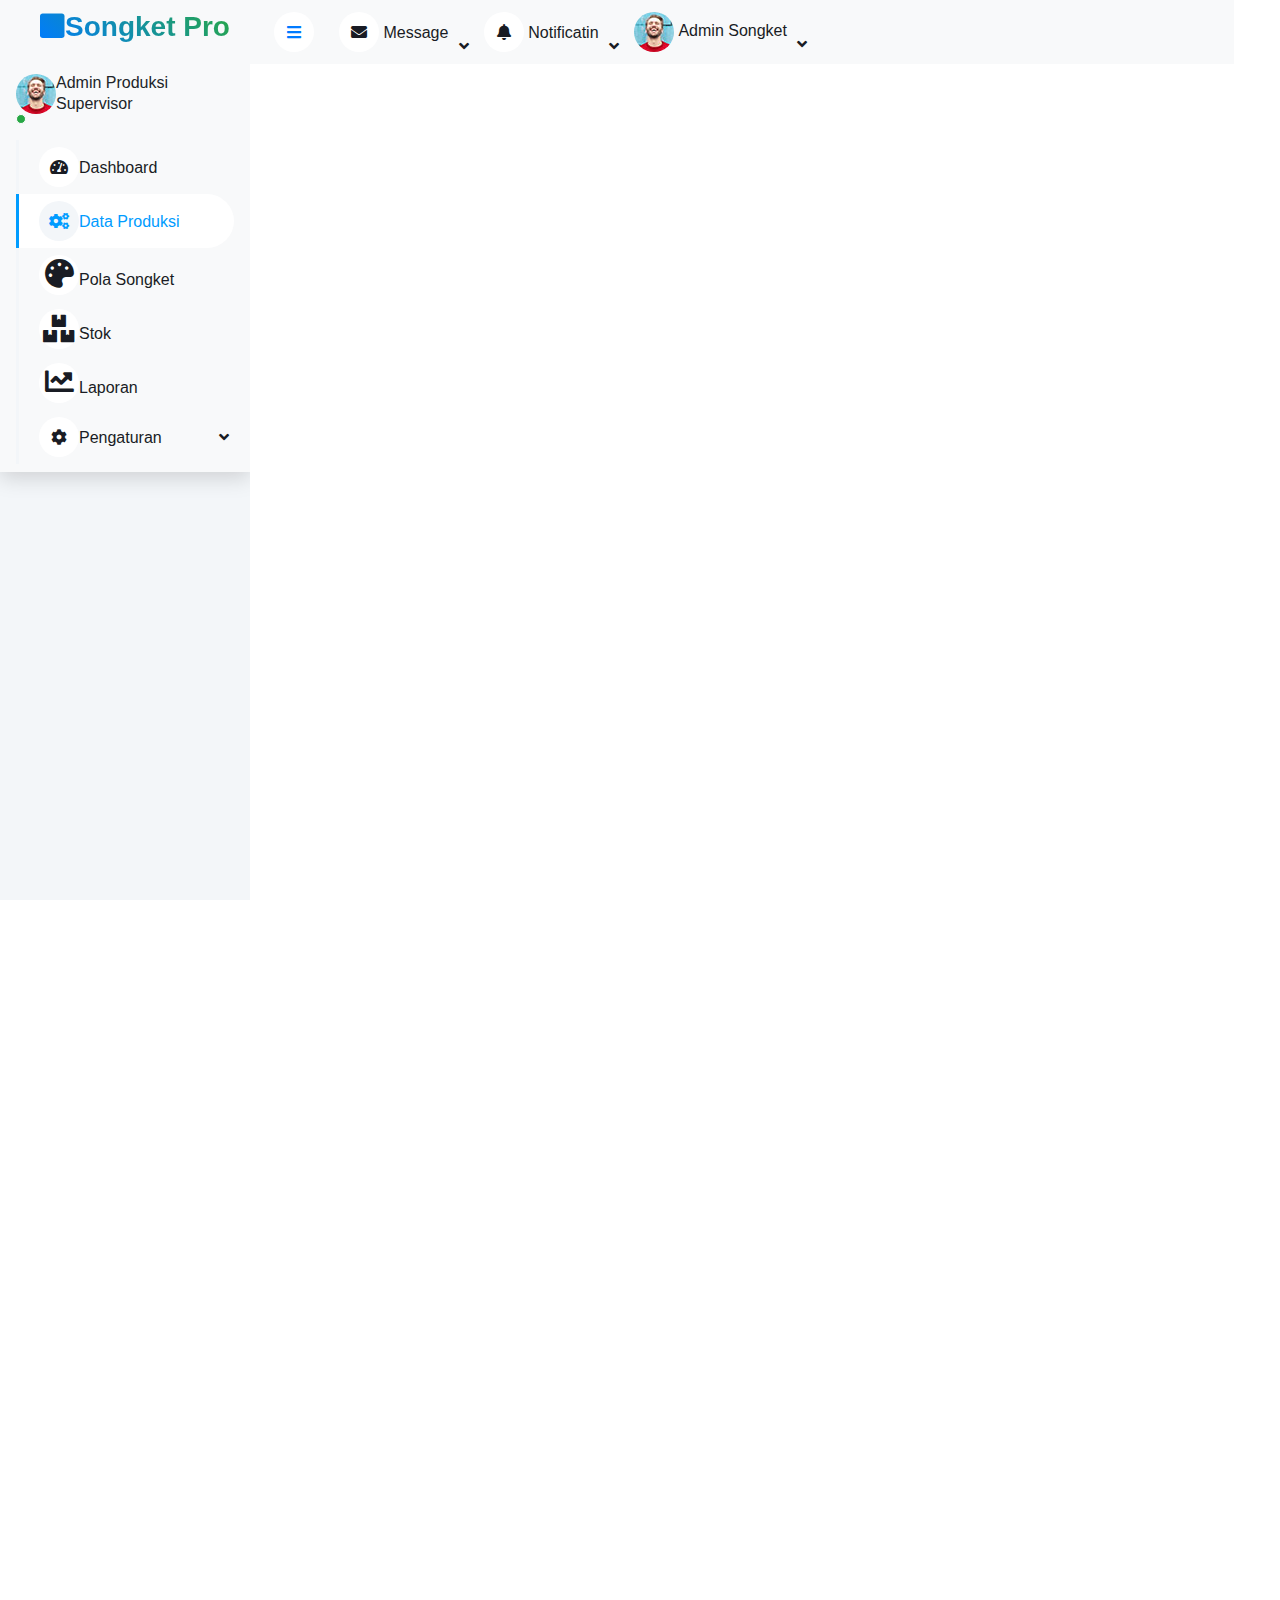
<file: production.html>
<!DOCTYPE html>
<html lang="en">

<head>
    <meta charset="utf-8">
    <title>Produksi Songket - Admin Dashboard</title>
    <meta content="width=device-width, initial-scale=1.0" name="viewport">
    <meta content="" name="keywords">
    <meta content="" name="description">

    <!-- Favicon -->
    <link href="img/favicon.ico" rel="icon">

    <!-- Google Web Fonts -->
    <link rel="preconnect" href="https://fonts.googleapis.com">
    <link rel="preconnect" href="https://fonts.gstatic.com" crossorigin>
    <link href="https://fonts.googleapis.com/css2?family=Heebo:wght@400;500;600;700&display=swap" rel="stylesheet">

    <!-- Icon Font Stylesheet -->
    <link href="https://cdnjs.cloudflare.com/ajax/libs/font-awesome/5.10.0/css/all.min.css" rel="stylesheet">
    <link href="https://cdn.jsdelivr.net/npm/bootstrap-icons@1.4.1/font/bootstrap-icons.css" rel="stylesheet">

    <!-- Libraries Stylesheet -->
    <link href="lib/owlcarousel/assets/owl.carousel.min.css" rel="stylesheet">
    <link href="lib/tempusdominus/css/tempusdominus-bootstrap-4.min.css" rel="stylesheet" />

    <!-- Customized Bootstrap Stylesheet -->
    <link href="css/bootstrap.min.css" rel="stylesheet">

    <!-- Template Stylesheet -->
    <link href="css/style.css" rel="stylesheet">
    <link href="css/songket-dashboard.css" rel="stylesheet">
</head>

<body>
    <div class="container-xxl position-relative bg-white d-flex p-0">
        <!-- Spinner Start -->
        <div id="spinner"
            class="show bg-white position-fixed translate-middle w-100 vh-100 top-50 start-50 d-flex align-items-center justify-content-center">
            <div class="spinner-border text-primary" style="width: 3rem; height: 3rem;" role="status">
                <span class="sr-only">Loading...</span>
            </div>
        </div>
        <!-- Spinner End -->


        <!-- Sidebar Start -->
        <div class="sidebar pe-4 pb-3">
            <nav class="navbar bg-light navbar-light">
                <a href="index.html" class="navbar-brand mx-4 mb-3">
                    <h3 class="text-primary"><i class="fas fa-square me-2"></i>Songket Pro</h3>
                </a>
                <div class="d-flex align-items-center ms-4 mb-4">
                    <div class="position-relative">
                        <img class="rounded-circle" src="img/user.jpg" alt="" style="width: 40px; height: 40px;">
                        <div
                            class="bg-success rounded-circle border border-2 border-white position-absolute end-0 bottom-0 p-1">
                        </div>
                    </div>
                    <div class="ms-3">
                        <h6 class="mb-0">Admin Produksi</h6>
                        <span>Supervisor</span>
                    </div>
                </div>
                <div class="navbar-nav w-100">
                    <a href="index.html" class="nav-item nav-link"><i
                            class="fas fa-tachometer-alt me-2"></i>Dashboard</a>
                    <a href="production.html" class="nav-item nav-link active"><i class="fas fa-cogs me-2"></i>Data
                        Produksi</a>
                    <a href="patterns.html" class="nav-item nav-link"><i class="fas fa-palette me-2"></i>Pola
                        Songket</a>
                    <a href="stock.html" class="nav-item nav-link"><i class="fas fa-boxes me-2"></i>Stok</a>
                    <a href="reports.html" class="nav-item nav-link"><i class="fas fa-chart-line me-2"></i>Laporan</a>
                    <div class="nav-item dropdown">
                        <a href="#" class="nav-link dropdown-toggle" data-bs-toggle="dropdown"><i
                                class="fas fa-cog me-2"></i>Pengaturan</a>
                        <div class="dropdown-menu bg-transparent border-0">
                            <a href="settings-general.html" class="dropdown-item">Pengaturan Umum</a>
                            <a href="settings-users.html" class="dropdown-item">Manajemen User</a>
                            <a href="settings-system.html" class="dropdown-item">Sistem</a>
                        </div>
                    </div>
                </div>
            </nav>
        </div>
        <!-- Sidebar End -->


        <!-- Content Start -->
        <div class="content">
            <!-- Navbar Start -->
            <nav class="navbar navbar-expand bg-light navbar-light sticky-top px-4 py-0">
                <a href="index.html" class="navbar-brand d-flex d-lg-none me-4">
                    <h2 class="text-primary mb-0"><i class="fa fa-hashtag"></i></h2>
                </a>
                <a href="#" class="sidebar-toggler flex-shrink-0">
                    <i class="fa fa-bars"></i>
                </a>
                <div class="navbar-nav align-items-center ms-auto">
                    <div class="nav-item dropdown">
                        <a href="#" class="nav-link dropdown-toggle" data-bs-toggle="dropdown">
                            <i class="fa fa-envelope me-lg-2"></i>
                            <span class="d-none d-lg-inline-flex">Message</span>
                        </a>
                        <div class="dropdown-menu dropdown-menu-end bg-light border-0 rounded-0 rounded-bottom m-0">
                            <a href="#" class="dropdown-item">
                                <div class="d-flex align-items-center">
                                    <img class="rounded-circle" src="img/user.jpg" alt=""
                                        style="width: 40px; height: 40px;">
                                    <div class="ms-2">
                                        <h6 class="fw-normal mb-0">Pesanan baru masuk</h6>
                                        <small>15 menit yang lalu</small>
                                    </div>
                                </div>
                            </a>
                            <hr class="dropdown-divider">
                            <a href="#" class="dropdown-item text-center">See all message</a>
                        </div>
                    </div>
                    <div class="nav-item dropdown">
                        <a href="#" class="nav-link dropdown-toggle" data-bs-toggle="dropdown">
                            <i class="fa fa-bell me-lg-2"></i>
                            <span class="d-none d-lg-inline-flex">Notificatin</span>
                        </a>
                        <div class="dropdown-menu dropdown-menu-end bg-light border-0 rounded-0 rounded-bottom m-0">
                            <a href="#" class="dropdown-item">
                                <h6 class="fw-normal mb-0">Stok Pola A hampir habis</h6>
                                <small>15 menit yang lalu</small>
                            </a>
                            <hr class="dropdown-divider">
                            <a href="#" class="dropdown-item">
                                <h6 class="fw-normal mb-0">Target produksi tercapai</h6>
                                <small>15 menit yang lalu</small>
                            </a>
                            <hr class="dropdown-divider">
                            <a href="#" class="dropdown-item text-center">See all notifications</a>
                        </div>
                    </div>
                    <div class="nav-item dropdown">
                        <a href="#" class="nav-link dropdown-toggle" data-bs-toggle="dropdown">
                            <img class="rounded-circle me-lg-2" src="img/user.jpg" alt=""
                                style="width: 40px; height: 40px;">
                            <span class="d-none d-lg-inline-flex">Admin Songket</span>
                        </a>
                        <div class="dropdown-menu dropdown-menu-end bg-light border-0 rounded-0 rounded-bottom m-0">
                            <a href="#" class="dropdown-item">My Profile</a>
                            <a href="#" class="dropdown-item">Settings</a>
                            <a href="#" class="dropdown-item">Log Out</a>
                        </div>
                    </div>
                </div>
            </nav>
            <!-- Navbar End -->

            <!-- Page Header Start -->
            <div class="container-fluid pt-4 px-4">
                <div class="row">
                    <div class="col-12">
                        <div class="bg-light rounded h-100 p-4">
                            <div class="d-flex align-items-center justify-content-between mb-4">
                                <h6 class="mb-0">Monitoring Produksi Songket</h6>
                                <div>
                                    <span id="live-date" class="text-muted me-3"></span>
                                    <span id="live-clock" class="fw-bold"></span>
                                </div>
                            </div>
                        </div>
                    </div>
                </div>
            </div>
            <!-- Page Header End -->

            <!-- Production Stats Cards Start -->
            <div class="container-fluid pt-4 px-4">
                <div class="row g-4 justify-content-center">
                    <div class="col-sm-6 col-xl-4">
                        <div
                            class="bg-primary rounded d-flex align-items-center justify-content-between p-4 production-card">
                            <i class="fas fa-cogs fa-3x text-white"></i>
                            <div class="ms-3">
                                <p class="text-white mb-2">Mesin Aktif</p>
                                <h4 class="text-white mb-0">8/10</h4>
                            </div>
                        </div>
                    </div>
                    <div class="col-sm-6 col-xl-3 d-none">
                        <div
                            class="bg-success rounded d-flex align-items-center justify-content-between p-4 production-card">
                            <i class="fas fa-users fa-3x text-white"></i>
                            <div class="ms-3">
                                <p class="text-white mb-2">Pekerja Aktif</p>
                                <h4 class="text-white mb-0">24/30</h4>
                            </div>
                        </div>
                    </div>
                    <div class="col-sm-6 col-xl-4">
                        <div
                            class="bg-warning rounded d-flex align-items-center justify-content-between p-4 production-card">
                            <i class="fas fa-clock fa-3x text-white"></i>
                            <div class="ms-3">
                                <p class="text-white mb-2">Waktu Produksi</p>
                                <h4 class="text-white mb-0">7.5 Jam</h4>
                            </div>
                        </div>
                    </div>
                    <div class="col-sm-6 col-xl-4">
                        <div
                            class="bg-info rounded d-flex align-items-center justify-content-between p-4 production-card">
                            <i class="fas fa-percentage fa-3x text-white"></i>
                            <div class="ms-3">
                                <p class="text-white mb-2">Efisiensi</p>
                                <h4 class="text-white mb-0">89.2%</h4>
                            </div>
                        </div>
                    </div>
                </div>
            </div>
            <!-- Production Stats Cards End -->

            <!-- Production Progress Start -->
            <div class="container-fluid pt-4 px-4">
                <div class="row g-4">
                    <div class="col-xl-8">
                        <div class="bg-light rounded h-100 p-4">
                            <h6 class="mb-4">Progress Produksi Hari Ini</h6>
                            <div class="row g-3">
                                <div class="col-12">
                                    <div class="border rounded p-3">
                                        <div class="d-flex justify-content-between mb-2">
                                            <span class="fw-bold">Pola Tradisional A</span>
                                            <span class="badge bg-success">85%</span>
                                        </div>
                                        <div class="progress mb-2">
                                            <div class="progress-bar bg-success" role="progressbar" style="width: 85%">
                                            </div>
                                        </div>
                                        <div class="d-flex justify-content-between small text-muted">
                                            <span>Target: 150 cm</span>
                                            <span>Realisasi: 127.5 cm</span>
                                        </div>
                                    </div>
                                </div>
                                <div class="col-12">
                                    <div class="border rounded p-3">
                                        <div class="d-flex justify-content-between mb-2">
                                            <span class="fw-bold">Pola Modern B</span>
                                            <span class="badge bg-warning">72%</span>
                                        </div>
                                        <div class="progress mb-2">
                                            <div class="progress-bar bg-warning" role="progressbar" style="width: 72%">
                                            </div>
                                        </div>
                                        <div class="d-flex justify-content-between small text-muted">
                                            <span>Target: 200 cm</span>
                                            <span>Realisasi: 144 cm</span>
                                        </div>
                                    </div>
                                </div>
                                <div class="col-12">
                                    <div class="border rounded p-3">
                                        <div class="d-flex justify-content-between mb-2">
                                            <span class="fw-bold">Pola Kombinasi C</span>
                                            <span class="badge bg-danger">45%</span>
                                        </div>
                                        <div class="progress mb-2">
                                            <div class="progress-bar bg-danger" role="progressbar" style="width: 45%">
                                            </div>
                                        </div>
                                        <div class="d-flex justify-content-between small text-muted">
                                            <span>Target: 120 cm</span>
                                            <span>Realisasi: 54 cm</span>
                                        </div>
                                    </div>
                                </div>
                                <div class="col-12">
                                    <div class="border rounded p-3">
                                        <div class="d-flex justify-content-between mb-2">
                                            <span class="fw-bold">Pola Premium D</span>
                                            <span class="badge bg-info">94%</span>
                                        </div>
                                        <div class="progress mb-2">
                                            <div class="progress-bar bg-info" role="progressbar" style="width: 94%">
                                            </div>
                                        </div>
                                        <div class="d-flex justify-content-between small text-muted">
                                            <span>Target: 80 cm</span>
                                            <span>Realisasi: 75.2 cm</span>
                                        </div>
                                    </div>
                                </div>
                            </div>
                        </div>
                    </div>
                    <div class="col-xl-4">
                        <div class="bg-light rounded h-100 p-4">
                            <h6 class="mb-4">Status Mesin Produksi</h6>
                            <div class="d-flex flex-column">
                                <div class="d-flex justify-content-between border-bottom py-2">
                                    <span>Mesin Tenun 01</span>
                                    <span class="badge bg-success">Aktif</span>
                                </div>
                                <div class="d-flex justify-content-between border-bottom py-2">
                                    <span>Mesin Tenun 02</span>
                                    <span class="badge bg-success">Aktif</span>
                                </div>
                                <div class="d-flex justify-content-between border-bottom py-2">
                                    <span>Mesin Tenun 03</span>
                                    <span class="badge bg-warning">Maintenance</span>
                                </div>
                                <div class="d-flex justify-content-between border-bottom py-2">
                                    <span>Mesin Tenun 04</span>
                                    <span class="badge bg-success">Aktif</span>
                                </div>
                                <div class="d-flex justify-content-between border-bottom py-2">
                                    <span>Mesin Tenun 05</span>
                                    <span class="badge bg-success">Aktif</span>
                                </div>
                                <div class="d-flex justify-content-between border-bottom py-2">
                                    <span>Mesin Tenun 06</span>
                                    <span class="badge bg-danger">Error</span>
                                </div>
                                <div class="d-flex justify-content-between border-bottom py-2">
                                    <span>Mesin Tenun 07</span>
                                    <span class="badge bg-success">Aktif</span>
                                </div>
                                <div class="d-flex justify-content-between border-bottom py-2">
                                    <span>Mesin Tenun 08</span>
                                    <span class="badge bg-success">Aktif</span>
                                </div>
                                <div class="d-flex justify-content-between border-bottom py-2">
                                    <span>Mesin Tenun 09</span>
                                    <span class="badge bg-success">Aktif</span>
                                </div>
                                <div class="d-flex justify-content-between py-2">
                                    <span>Mesin Tenun 10</span>
                                    <span class="badge bg-success">Aktif</span>
                                </div>
                            </div>
                        </div>
                    </div>
                </div>
            </div>
            <!-- Production Progress End -->

            <!-- Production Charts Start -->
            <div class="container-fluid pt-4 px-4">
                <div class="row g-4">
                    <div class="col-xl-6">
                        <div class="bg-light rounded h-100 p-4">
                            <h6 class="mb-4">Produksi Harian (7 Hari Terakhir)</h6>
                            <div class="chart-container">
                                <canvas id="dailyProductionChart"></canvas>
                            </div>
                        </div>
                    </div>
                    <div class="col-xl-6">
                        <div class="bg-light rounded h-100 p-4">
                            <h6 class="mb-4">Efisiensi per Shift</h6>
                            <div class="chart-container">
                                <canvas id="shiftEfficiencyChart"></canvas>
                            </div>
                        </div>
                    </div>
                </div>
            </div>
            <!-- Production Charts End -->

            <!-- Production Schedule & Quality Control Start -->
            <div class="container-fluid pt-4 px-4">
                <div class="row g-4">
                    <div class="col-xl-8">
                        <div class="bg-light rounded h-100 p-4">
                            <h6 class="mb-4">Jadwal Produksi Minggu Ini</h6>
                            <div class="table-responsive">
                                <table class="table table-striped">
                                    <thead>
                                        <tr>
                                            <th scope="col">Hari</th>
                                            <th scope="col">Pola</th>
                                            <th scope="col">Target (cm)</th>
                                            <th scope="col">Progress</th>
                                            <th scope="col">Status</th>
                                        </tr>
                                    </thead>
                                    <tbody>
                                        <tr>
                                            <td>Senin</td>
                                            <td>Tradisional A</td>
                                            <td>150</td>
                                            <td>
                                                <div class="progress" style="height: 20px;">
                                                    <div class="progress-bar bg-success" style="width: 100%">100%</div>
                                                </div>
                                            </td>
                                            <td><span class="badge bg-success">Selesai</span></td>
                                        </tr>
                                        <tr>
                                            <td>Selasa</td>
                                            <td>Modern B</td>
                                            <td>200</td>
                                            <td>
                                                <div class="progress" style="height: 20px;">
                                                    <div class="progress-bar bg-success" style="width: 100%">100%</div>
                                                </div>
                                            </td>
                                            <td><span class="badge bg-success">Selesai</span></td>
                                        </tr>
                                        <tr>
                                            <td>Rabu</td>
                                            <td>Kombinasi C</td>
                                            <td>120</td>
                                            <td>
                                                <div class="progress" style="height: 20px;">
                                                    <div class="progress-bar bg-warning" style="width: 75%">75%</div>
                                                </div>
                                            </td>
                                            <td><span class="badge bg-warning">Progress</span></td>
                                        </tr>
                                        <tr class="table-active">
                                            <td><strong>Kamis (Hari Ini)</strong></td>
                                            <td><strong>Premium D</strong></td>
                                            <td><strong>80</strong></td>
                                            <td>
                                                <div class="progress" style="height: 20px;">
                                                    <div class="progress-bar bg-info" style="width: 65%">65%</div>
                                                </div>
                                            </td>
                                            <td><span class="badge bg-info">Sedang Berjalan</span></td>
                                        </tr>
                                        <tr>
                                            <td>Jumat</td>
                                            <td>Tradisional E</td>
                                            <td>180</td>
                                            <td>
                                                <div class="progress" style="height: 20px;">
                                                    <div class="progress-bar bg-secondary" style="width: 0%">0%</div>
                                                </div>
                                            </td>
                                            <td><span class="badge bg-secondary">Belum Mulai</span></td>
                                        </tr>
                                        <tr>
                                            <td>Sabtu</td>
                                            <td>Modern F</td>
                                            <td>160</td>
                                            <td>
                                                <div class="progress" style="height: 20px;">
                                                    <div class="progress-bar bg-secondary" style="width: 0%">0%</div>
                                                </div>
                                            </td>
                                            <td><span class="badge bg-secondary">Belum Mulai</span></td>
                                        </tr>
                                        <tr>
                                            <td>Minggu</td>
                                            <td colspan="4" class="text-center text-muted"><em>Hari Libur</em></td>
                                        </tr>
                                    </tbody>
                                </table>
                            </div>
                        </div>
                    </div>
                    <div class="col-xl-4">
                        <div class="bg-light rounded h-100 p-4">
                            <h6 class="mb-4">Quality Control</h6>
                            <div class="mb-4">
                                <div class="d-flex justify-content-between mb-2">
                                    <span>Tingkat Kualitas A</span>
                                    <span class="fw-bold text-success">87%</span>
                                </div>
                                <div class="progress mb-3">
                                    <div class="progress-bar bg-success" style="width: 87%"></div>
                                </div>
                            </div>
                            <div class="mb-4">
                                <div class="d-flex justify-content-between mb-2">
                                    <span>Tingkat Kualitas B</span>
                                    <span class="fw-bold text-info">12%</span>
                                </div>
                                <div class="progress mb-3">
                                    <div class="progress-bar bg-info" style="width: 12%"></div>
                                </div>
                            </div>
                            <div class="mb-4">
                                <div class="d-flex justify-content-between mb-2">
                                    <span>Reject/Cacat</span>
                                    <span class="fw-bold text-danger">1%</span>
                                </div>
                                <div class="progress mb-3">
                                    <div class="progress-bar bg-danger" style="width: 1%"></div>
                                </div>
                            </div>
                            <hr>
                            <h6 class="mb-3">Alert & Notifikasi</h6>
                            <div class="alert alert-warning alert-dismissible fade show" role="alert">
                                <i class="fas fa-exclamation-triangle me-2"></i>
                                Mesin Tenun 03 perlu maintenance rutin dalam 2 hari
                                <button type="button" class="btn-close" data-bs-dismiss="alert"></button>
                            </div>
                            <div class="alert alert-danger alert-dismissible fade show" role="alert">
                                <i class="fas fa-times-circle me-2"></i>
                                Mesin Tenun 06 mengalami error - perlu perbaikan segera
                                <button type="button" class="btn-close" data-bs-dismiss="alert"></button>
                            </div>
                            <div class="alert alert-success alert-dismissible fade show" role="alert">
                                <i class="fas fa-check-circle me-2"></i>
                                Target produksi Pola A tercapai 100%
                                <button type="button" class="btn-close" data-bs-dismiss="alert"></button>
                            </div>
                        </div>
                    </div>
                </div>
            </div>
            <!-- Production Schedule & Quality Control End -->

            <!-- Footer Start -->
            <div class="container-fluid pt-4 px-4">
                <div class="bg-light rounded-top p-4">
                    <div class="row">
                        <div class="col-12 col-sm-6 text-center text-sm-start">
                            &copy; <a href="#">Admin Batik Songket</a>, All Right Reserved.
                        </div>
                        <div class="col-12 col-sm-6 text-center text-sm-end">
                            Designed By <a href="#">Admin Team</a>
                        </div>
                    </div>
                </div>
            </div>
            <!-- Footer End -->
        </div>
        <!-- Content End -->


        <!-- Back to Top -->
        <a href="#" class="btn btn-lg btn-primary btn-lg-square back-to-top"><i class="bi bi-arrow-up"></i></a>
    </div>

    <!-- JavaScript Libraries -->
    <script src="https://code.jquery.com/jquery-3.4.1.min.js"></script>
    <script src="https://cdn.jsdelivr.net/npm/bootstrap@5.0.0/dist/js/bootstrap.bundle.min.js"></script>
    <script src="lib/chart/chart.min.js"></script>
    <script src="lib/easing/easing.min.js"></script>
    <script src="lib/waypoints/waypoints.min.js"></script>
    <script src="lib/owlcarousel/owl.carousel.min.js"></script>
    <script src="lib/tempusdominus/js/moment.min.js"></script>
    <script src="lib/tempusdominus/js/moment-timezone.min.js"></script>
    <script src="lib/tempusdominus/js/tempusdominus-bootstrap-4.min.js"></script>

    <!-- Template Javascript -->
    <script src="js/main.js"></script>

    <!-- Production Page Specific Javascript -->
    <script>
        // Live Clock
        function updateClock() {
            const now = new Date();
            const timeOptions = {
                hour: '2-digit',
                minute: '2-digit',
                second: '2-digit',
                hour12: false
            };
            const dateOptions = {
                weekday: 'long',
                year: 'numeric',
                month: 'long',
                day: 'numeric'
            };

            document.getElementById('live-clock').textContent = now.toLocaleTimeString('id-ID', timeOptions);
            document.getElementById('live-date').textContent = now.toLocaleDateString('id-ID', dateOptions);
        }

        // Update clock every second
        setInterval(updateClock, 1000);
        updateClock(); // Initial call

        // Daily Production Chart
        const dailyCtx = document.getElementById('dailyProductionChart').getContext('2d');
        const dailyProductionChart = new Chart(dailyCtx, {
            type: 'line',
            data: {
                labels: ['17 Jun', '18 Jun', '19 Jun', '20 Jun', '21 Jun', '22 Jun', '23 Jun'],
                datasets: [{
                    label: 'Produksi (cm)',
                    data: [1150, 1280, 1320, 1100, 1450, 1380, 1250],
                    borderColor: 'rgb(75, 192, 192)',
                    backgroundColor: 'rgba(75, 192, 192, 0.1)',
                    tension: 0.4,
                    fill: true
                }]
            },
            options: {
                responsive: true,
                maintainAspectRatio: false,
                plugins: {
                    legend: {
                        display: true,
                        position: 'top'
                    }
                },
                scales: {
                    y: {
                        beginAtZero: true,
                        title: {
                            display: true,
                            text: 'Produksi (cm)'
                        }
                    }
                }
            }
        });

        // Shift Efficiency Chart
        const shiftCtx = document.getElementById('shiftEfficiencyChart').getContext('2d');
        const shiftEfficiencyChart = new Chart(shiftCtx, {
            type: 'bar',
            data: {
                labels: ['Shift 1 (06:00-14:00)', 'Shift 2 (14:00-22:00)', 'Shift 3 (22:00-06:00)'],
                datasets: [{
                    label: 'Efisiensi (%)',
                    data: [92, 88, 85],
                    backgroundColor: [
                        'rgba(54, 162, 235, 0.8)',
                        'rgba(255, 206, 86, 0.8)',
                        'rgba(255, 99, 132, 0.8)'
                    ],
                    borderColor: [
                        'rgba(54, 162, 235, 1)',
                        'rgba(255, 206, 86, 1)',
                        'rgba(255, 99, 132, 1)'
                    ],
                    borderWidth: 2
                }]
            },
            options: {
                responsive: true,
                maintainAspectRatio: false,
                plugins: {
                    legend: {
                        display: false
                    }
                },
                scales: {
                    y: {
                        beginAtZero: true,
                        max: 100,
                        title: {
                            display: true,
                            text: 'Efisiensi (%)'
                        }
                    }
                }
            }
        });

    </script>
</body>

</html>
</file>
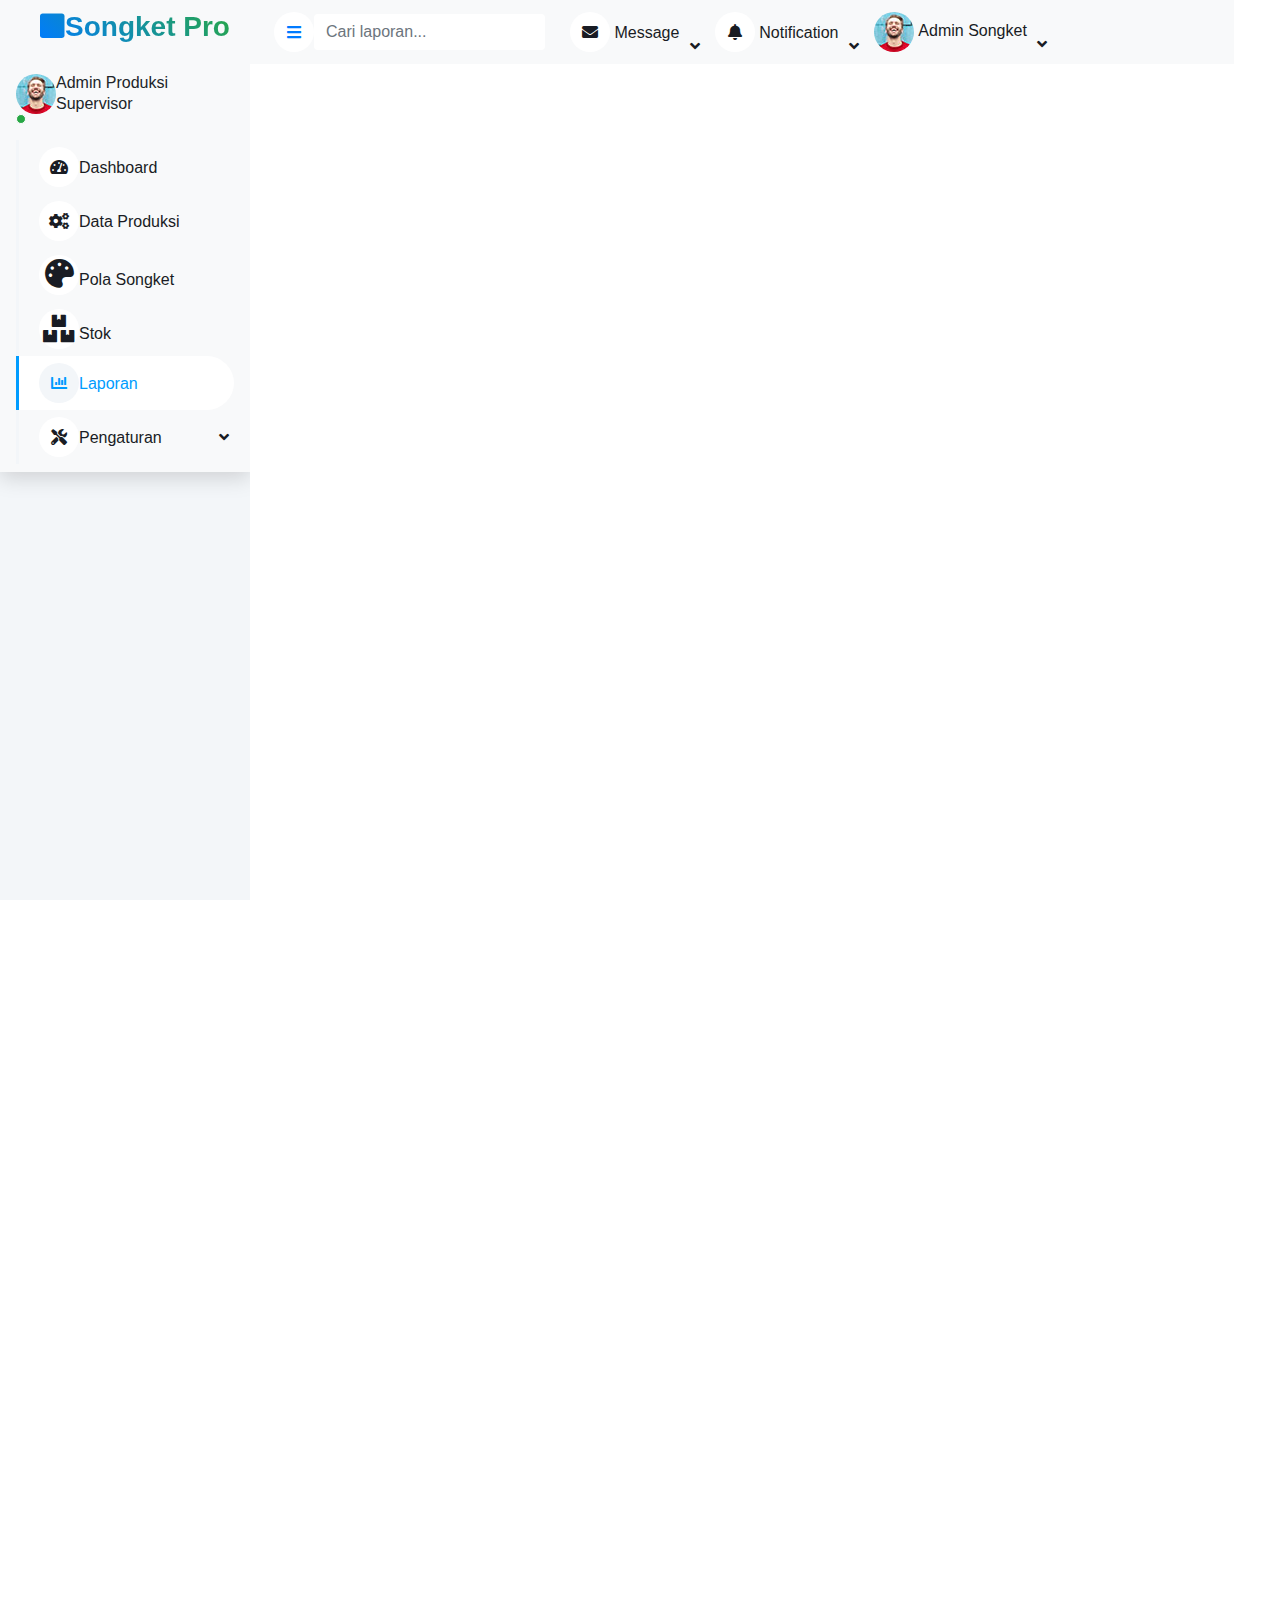
<file: reports.html>
<!DOCTYPE html>
<html lang="en">

<head>
    <meta charset="utf-8">
    <title>Laporan Produksi Songket - Dashboard Monitoring</title>
    <meta content="width=device-width, initial-scale=1.0" name="viewport">
    <meta content="laporan, songket, produksi, analisis" name="keywords">
    <meta content="Halaman laporan dan analisis produksi songket" name="description">

    <!-- Favicon -->
    <link href="img/favicon.ico" rel="icon">

    <!-- Google Web Fonts -->
    <link rel="preconnect" href="https://fonts.gstatic.com" crossorigin>
    <link href="https://fonts.googleapis.com/css2?family=Heebo:wght@400;500;600;700&display=swap" rel="stylesheet">

    <!-- Icon Font Stylesheet -->
    <link href="https://cdnjs.cloudflare.com/ajax/libs/font-awesome/5.10.0/css/all.min.css" rel="stylesheet">
    <link href="https://cdn.jsdelivr.net/npm/bootstrap-icons@1.4.1/font/bootstrap-icons.css" rel="stylesheet">

    <!-- Libraries Stylesheet -->
    <link href="lib/owlcarousel/assets/owl.carousel.min.css" rel="stylesheet">
    <link href="lib/tempusdominus/css/tempusdominus-bootstrap-4.min.css" rel="stylesheet" />

    <!-- Customized Bootstrap Stylesheet -->
    <link href="css/bootstrap.min.css" rel="stylesheet">

    <!-- Template Stylesheet -->
    <link href="css/style.css" rel="stylesheet">

    <!-- Songket Dashboard Custom Stylesheet -->
    <link href="css/songket-dashboard.css" rel="stylesheet">
</head>

<body>
    <div class="container-xxl position-relative bg-white d-flex p-0">
        <!-- Spinner Start -->
        <div id="spinner"
            class="show bg-white position-fixed translate-middle w-100 vh-100 top-50 start-50 d-flex align-items-center justify-content-center">
            <div class="spinner-border text-primary" style="width: 3rem; height: 3rem;" role="status">
                <span class="sr-only">Loading...</span>
            </div>
        </div>
        <!-- Spinner End -->

        <!-- Sidebar Start -->
        <div class="sidebar pe-4 pb-3">
            <nav class="navbar bg-light navbar-light">
                <a href="index.html" class="navbar-brand mx-4 mb-3">
                    <h3 class="text-primary"><i class="fas fa-square me-2"></i>Songket Pro</h3>
                </a>
                <div class="d-flex align-items-center ms-4 mb-4">
                    <div class="position-relative">
                        <img class="rounded-circle" src="img/user.jpg" alt="" style="width: 40px; height: 40px;">
                        <div
                            class="bg-success rounded-circle border border-2 border-white position-absolute end-0 bottom-0 p-1">
                        </div>
                    </div>
                    <div class="ms-3">
                        <h6 class="mb-0">Admin Produksi</h6>
                        <span>Supervisor</span>
                    </div>
                </div>
                <div class="navbar-nav w-100">
                    <a href="index.html" class="nav-item nav-link"><i
                            class="fa fa-tachometer-alt me-2"></i>Dashboard</a>
                    <a href="production.html" class="nav-item nav-link"><i class="fas fa-cogs me-2"></i>Data
                        Produksi</a>
                    <a href="patterns.html" class="nav-item nav-link"><i class="fas fa-palette me-2"></i>Pola
                        Songket</a>
                    <a href="stock.html" class="nav-item nav-link"><i class="fas fa-boxes me-2"></i>Stok</a>
                    <a href="reports.html" class="nav-item nav-link active"><i
                            class="fa fa-chart-bar me-2"></i>Laporan</a>
                    <div class="nav-item dropdown">
                        <a href="#" class="nav-link dropdown-toggle" data-bs-toggle="dropdown"><i
                                class="fas fa-tools me-2"></i>Pengaturan</a>
                        <div class="dropdown-menu bg-transparent border-0">
                            <a href="users.html" class="dropdown-item">Pengguna</a>
                            <a href="categories.html" class="dropdown-item">Kategori Pola</a>
                            <a href="settings.html" class="dropdown-item">Konfigurasi</a>
                        </div>
                    </div>
                </div>
            </nav>
        </div>
        <!-- Sidebar End -->

        <!-- Content Start -->
        <div class="content">
            <!-- Navbar Start -->
            <nav class="navbar navbar-expand bg-light navbar-light sticky-top px-4 py-0">
                <a href="index.html" class="navbar-brand d-flex d-lg-none me-4">
                    <h2 class="text-primary mb-0"><i class="fas fa-chart-bar"></i></h2>
                </a>
                <a href="#" class="sidebar-toggler flex-shrink-0">
                    <i class="fa fa-bars"></i>
                </a>
                <form class="d-none d-md-flex ms-4">
                    <input class="form-control border-0" type="search" placeholder="Cari laporan...">
                </form>
                <div class="navbar-nav align-items-center ms-auto">
                    <div class="nav-item dropdown">
                        <a href="#" class="nav-link dropdown-toggle" data-bs-toggle="dropdown">
                            <i class="fa fa-envelope me-lg-2"></i>
                            <span class="d-none d-lg-inline-flex">Message</span>
                        </a>
                        <div class="dropdown-menu dropdown-menu-end bg-light border-0 rounded-0 rounded-bottom m-0">
                            <a href="#" class="dropdown-item">
                                <div class="d-flex align-items-center">
                                    <img class="rounded-circle" src="img/user.jpg" alt=""
                                        style="width: 40px; height: 40px;">
                                    <div class="ms-2">
                                        <h6 class="fw-normal mb-0">Laporan siap diunduh</h6>
                                        <small>5 menit yang lalu</small>
                                    </div>
                                </div>
                            </a>
                            <hr class="dropdown-divider">
                            <a href="#" class="dropdown-item text-center">See all message</a>
                        </div>
                    </div>
                    <div class="nav-item dropdown">
                        <a href="#" class="nav-link dropdown-toggle" data-bs-toggle="dropdown">
                            <i class="fa fa-bell me-lg-2"></i>
                            <span class="d-none d-lg-inline-flex">Notification</span>
                        </a>
                        <div class="dropdown-menu dropdown-menu-end bg-light border-0 rounded-0 rounded-bottom m-0">
                            <a href="#" class="dropdown-item">
                                <h6 class="fw-normal mb-0">Laporan bulanan selesai</h6>
                                <small>10 menit yang lalu</small>
                            </a>
                            <hr class="dropdown-divider">
                            <a href="#" class="dropdown-item">
                                <h6 class="fw-normal mb-0">Export data berhasil</h6>
                                <small>25 menit yang lalu</small>
                            </a>
                            <hr class="dropdown-divider">
                            <a href="#" class="dropdown-item text-center">See all notifications</a>
                        </div>
                    </div>
                    <div class="nav-item dropdown">
                        <a href="#" class="nav-link dropdown-toggle" data-bs-toggle="dropdown">
                            <img class="rounded-circle me-lg-2" src="img/user.jpg" alt=""
                                style="width: 40px; height: 40px;">
                            <span class="d-none d-lg-inline-flex">Admin Songket</span>
                        </a>
                        <div class="dropdown-menu dropdown-menu-end bg-light border-0 rounded-0 rounded-bottom m-0">
                            <a href="#" class="dropdown-item">My Profile</a>
                            <a href="#" class="dropdown-item">Settings</a>
                            <a href="#" class="dropdown-item">Log Out</a>
                        </div>
                    </div>
                </div>
            </nav>
            <!-- Navbar End -->

            <!-- Page Header Start -->
            <div class="container-fluid pt-4 px-4">
                <div class="row">
                    <div class="col-12">
                        <div class="bg-light rounded h-100 p-4 page-header">
                            <div class="d-flex align-items-center justify-content-between mb-0">
                                <div class="d-flex align-items-center">
                                    <div class="status-indicator me-3">
                                        <span class="status-dot bg-info"></span>
                                    </div>
                                    <div>
                                        <h6 class="mb-0">Laporan Produksi Songket</h6>
                                        <small class="text-muted">Analisis dan statistik produksi</small>
                                    </div>
                                </div>
                                <div class="d-flex align-items-center">
                                    <div class="me-3 text-end">
                                        <span id="live-date" class="text-muted d-block small"></span>
                                        <span id="live-clock" class="fw-bold text-primary digital-clock"></span>
                                    </div>
                                    <div class="clock-icon">
                                        <i class="fas fa-clock text-primary"></i>
                                    </div>
                                </div>
                            </div>
                        </div>
                    </div>
                </div>
            </div>
            <!-- Page Header End -->

            <!-- Report Filter Panel Start -->
            <div class="container-fluid pt-4 px-4">
                <div class="bg-light rounded p-4">
                    <h6 class="mb-4"><i class="fas fa-filter me-2"></i>Filter Laporan</h6>
                    <div class="row g-3">
                        <div class="col-md-3">
                            <label class="form-label">Jenis Laporan</label>
                            <select class="form-select" id="reportType">
                                <option value="all">Semua Laporan</option>
                                <option value="production">Laporan Produksi</option>
                                <option value="stock">Laporan Stok</option>
                                <option value="pattern">Laporan Pola</option>
                                <option value="financial">Laporan Keuangan</option>
                            </select>
                        </div>
                        <div class="col-md-3">
                            <label class="form-label">Periode</label>
                            <select class="form-select" id="reportPeriod">
                                <option value="today">Hari Ini</option>
                                <option value="week">Minggu Ini</option>
                                <option value="month" selected>Bulan Ini</option>
                                <option value="quarter">Kuartal Ini</option>
                                <option value="year">Tahun Ini</option>
                                <option value="custom">Periode Khusus</option>
                            </select>
                        </div>
                        <div class="col-md-3">
                            <label class="form-label">Dari Tanggal</label>
                            <input type="date" class="form-control" id="startDate" value="2025-06-01">
                        </div>
                        <div class="col-md-3">
                            <label class="form-label">Sampai Tanggal</label>
                            <input type="date" class="form-control" id="endDate" value="2025-06-23">
                        </div>
                    </div>
                    <div class="row mt-3">
                        <div class="col-12">
                            <button class="btn btn-primary me-2" onclick="generateReport()">
                                <i class="fas fa-search me-2"></i>Generate Laporan
                            </button>
                            <button class="btn btn-success me-2" onclick="exportReport()">
                                <i class="fas fa-download me-2"></i>Export Excel
                            </button>
                            <button class="btn btn-danger me-2" onclick="exportPDF()">
                                <i class="fas fa-file-pdf me-2"></i>Export PDF
                            </button>
                            <button class="btn btn-info" onclick="printReport()">
                                <i class="fas fa-print me-2"></i>Print
                            </button>
                        </div>
                    </div>
                </div>
            </div>
            <!-- Report Filter Panel End -->

            <!-- Report Summary Cards Start -->
            <div class="container-fluid pt-4 px-4">
                <div class="row g-4">
                    <div class="col-sm-6 col-xl-3">
                        <div class="bg-light rounded d-flex align-items-center justify-content-between p-4 report-card">
                            <div class="icon-container">
                                <i class="fas fa-chart-line fa-3x text-primary"></i>
                            </div>
                            <div class="ms-3 text-content">
                                <p class="mb-2">Total Produksi</p>
                                <h6 class="mb-0">28,950 cm</h6>
                                <small class="text-success">
                                    <i class="fas fa-arrow-up"></i> +12% dari bulan lalu
                                </small>
                            </div>
                        </div>
                    </div>
                    <div class="col-sm-6 col-xl-3">
                        <div class="bg-light rounded d-flex align-items-center justify-content-between p-4 report-card">
                            <div class="icon-container">
                                <i class="fas fa-coins fa-3x text-success"></i>
                            </div>
                            <div class="ms-3 text-content">
                                <p class="mb-2">Total Pendapatan</p>
                                <h6 class="mb-0">Rp 145,2 Juta</h6>
                                <small class="text-success">
                                    <i class="fas fa-arrow-up"></i> +8% dari bulan lalu
                                </small>
                            </div>
                        </div>
                    </div>
                    <div class="col-sm-6 col-xl-3">
                        <div class="bg-light rounded d-flex align-items-center justify-content-between p-4 report-card">
                            <div class="icon-container">
                                <i class="fas fa-box fa-3x text-warning"></i>
                            </div>
                            <div class="ms-3 text-content">
                                <p class="mb-2">Stok Terpakai</p>
                                <h6 class="mb-0">12,450 cm</h6>
                                <small class="text-info">
                                    <i class="fas fa-info-circle"></i> Efisiensi 92%
                                </small>
                            </div>
                        </div>
                    </div>
                    <div class="col-sm-6 col-xl-3">
                        <div class="bg-light rounded d-flex align-items-center justify-content-between p-4 report-card">
                            <div class="icon-container">
                                <i class="fas fa-clock fa-3x text-info"></i>
                            </div>
                            <div class="ms-3 text-content">
                                <p class="mb-2">Jam Produksi</p>
                                <h6 class="mb-0">486 Jam</h6>
                                <small class="text-warning">
                                    <i class="fas fa-clock"></i> Rata-rata 22 jam/hari
                                </small>
                            </div>
                        </div>
                    </div>
                </div>
            </div>
            <!-- Report Summary Cards End -->

            <!-- Charts and Analysis Start -->
            <div class="container-fluid pt-4 px-4">
                <div class="row g-4">
                    <div class="col-sm-12 col-xl-6">
                        <div class="bg-light text-center rounded p-4 h-100">
                            <div class="d-flex align-items-center justify-content-between mb-4">
                                <h6 class="mb-0"><i class="fas fa-chart-area me-2 text-primary"></i>Tren Produksi
                                    Bulanan</h6>
                                <a href="#" class="btn btn-sm btn-outline-primary">Detail</a>
                            </div>
                            <div class="chart-container">
                                <canvas id="monthly-trend"></canvas>
                            </div>
                        </div>
                    </div>
                    <div class="col-sm-12 col-xl-6">
                        <div class="bg-light text-center rounded p-4 h-100">
                            <div class="d-flex align-items-center justify-content-between mb-4">
                                <h6 class="mb-0"><i class="fas fa-chart-pie me-2 text-success"></i>Distribusi Pola
                                    Populer</h6>
                                <a href="#" class="btn btn-sm btn-outline-success">Detail</a>
                            </div>
                            <div class="chart-container">
                                <canvas id="pattern-distribution"></canvas>
                            </div>
                        </div>
                    </div>
                </div>
            </div>
            <!-- Charts and Analysis End -->

            <!-- Detailed Reports Table Start -->
            <div class="container-fluid pt-4 px-4">
                <div class="bg-light text-center rounded p-4">
                    <div class="d-flex align-items-center justify-content-between mb-4">
                        <h6 class="mb-0"><i class="fas fa-table me-2"></i>Laporan Detail Produksi</h6>
                        <div>
                            <button class="btn btn-sm btn-primary me-2" onclick="refreshTable()">
                                <i class="fas fa-sync-alt"></i> Refresh
                            </button>
                            <button class="btn btn-sm btn-success" onclick="exportTableData()">
                                <i class="fas fa-download"></i> Export
                            </button>
                        </div>
                    </div>
                    <div class="table-responsive">
                        <table class="table text-start align-middle table-bordered table-hover mb-0" id="reportTable">
                            <thead>
                                <tr class="text-dark">
                                    <th scope="col">#</th>
                                    <th scope="col">Tanggal</th>
                                    <th scope="col">Pola Songket</th>
                                    <th scope="col">Target (cm)</th>
                                    <th scope="col">Realisasi (cm)</th>
                                    <th scope="col">Pencapaian</th>
                                    <th scope="col">Kualitas</th>
                                    <th scope="col">Pendapatan</th>
                                    <th scope="col">Status</th>
                                </tr>
                            </thead>
                            <tbody>
                                <tr>
                                    <td>1</td>
                                    <td>23 Jun 2025</td>
                                    <td>Pola Bunga Melati</td>
                                    <td>150</td>
                                    <td>155</td>
                                    <td><span class="text-success fw-bold">103%</span></td>
                                    <td><span class="badge bg-success">A</span></td>
                                    <td>Rp 7,750,000</td>
                                    <td><span class="badge bg-success">Selesai</span></td>
                                </tr>
                                <tr>
                                    <td>2</td>
                                    <td>22 Jun 2025</td>
                                    <td>Pola Tengkulok</td>
                                    <td>120</td>
                                    <td>118</td>
                                    <td><span class="text-warning fw-bold">98%</span></td>
                                    <td><span class="badge bg-success">A</span></td>
                                    <td>Rp 5,900,000</td>
                                    <td><span class="badge bg-success">Selesai</span></td>
                                </tr>
                                <tr>
                                    <td>3</td>
                                    <td>21 Jun 2025</td>
                                    <td>Pola Pucuk Rebung</td>
                                    <td>95</td>
                                    <td>95</td>
                                    <td><span class="text-success fw-bold">100%</span></td>
                                    <td><span class="badge bg-success">A</span></td>
                                    <td>Rp 4,750,000</td>
                                    <td><span class="badge bg-success">Selesai</span></td>
                                </tr>
                                <tr>
                                    <td>4</td>
                                    <td>20 Jun 2025</td>
                                    <td>Pola Bungo Tanjung</td>
                                    <td>180</td>
                                    <td>175</td>
                                    <td><span class="text-warning fw-bold">97%</span></td>
                                    <td><span class="badge bg-warning">B</span></td>
                                    <td>Rp 8,750,000</td>
                                    <td><span class="badge bg-success">Selesai</span></td>
                                </tr>
                                <tr>
                                    <td>5</td>
                                    <td>19 Jun 2025</td>
                                    <td>Pola Itik Pulang Petang</td>
                                    <td>75</td>
                                    <td>78</td>
                                    <td><span class="text-success fw-bold">104%</span></td>
                                    <td><span class="badge bg-success">A</span></td>
                                    <td>Rp 3,900,000</td>
                                    <td><span class="badge bg-success">Selesai</span></td>
                                </tr>
                                <tr>
                                    <td>6</td>
                                    <td>18 Jun 2025</td>
                                    <td>Pola Saik Akar</td>
                                    <td>110</td>
                                    <td>105</td>
                                    <td><span class="text-danger fw-bold">95%</span></td>
                                    <td><span class="badge bg-warning">B</span></td>
                                    <td>Rp 5,250,000</td>
                                    <td><span class="badge bg-success">Selesai</span></td>
                                </tr>
                                <tr>
                                    <td>7</td>
                                    <td>17 Jun 2025</td>
                                    <td>Pola Lepus Berantai</td>
                                    <td>130</td>
                                    <td>135</td>
                                    <td><span class="text-success fw-bold">104%</span></td>
                                    <td><span class="badge bg-success">A</span></td>
                                    <td>Rp 6,750,000</td>
                                    <td><span class="badge bg-success">Selesai</span></td>
                                </tr>
                                <tr>
                                    <td>8</td>
                                    <td>16 Jun 2025</td>
                                    <td>Pola Awan Larat</td>
                                    <td>85</td>
                                    <td>88</td>
                                    <td><span class="text-success fw-bold">103%</span></td>
                                    <td><span class="badge bg-success">A</span></td>
                                    <td>Rp 4,400,000</td>
                                    <td><span class="badge bg-success">Selesai</span></td>
                                </tr>
                            </tbody>
                        </table>
                    </div>
                    <div class="d-flex align-items-center justify-content-between mt-4">
                        <div>
                            <small class="text-muted">Menampilkan 8 dari 156 data</small>
                        </div>
                        <nav aria-label="Table pagination">
                            <ul class="pagination pagination-sm mb-0">
                                <li class="page-item disabled">
                                    <a class="page-link" href="#" tabindex="-1">Previous</a>
                                </li>
                                <li class="page-item active"><a class="page-link" href="#">1</a></li>
                                <li class="page-item"><a class="page-link" href="#">2</a></li>
                                <li class="page-item"><a class="page-link" href="#">3</a></li>
                                <li class="page-item">
                                    <a class="page-link" href="#">Next</a>
                                </li>
                            </ul>
                        </nav>
                    </div>
                </div>
            </div>
            <!-- Detailed Reports Table End -->

            <!-- Performance Metrics Start -->
            <div class="container-fluid pt-4 px-4">
                <div class="row g-4">
                    <div class="col-sm-12 col-xl-4">
                        <div class="bg-light rounded p-4 h-100">
                            <div class="d-flex align-items-center justify-content-between mb-4">
                                <h6 class="mb-0"><i class="fas fa-trophy me-2 text-warning"></i>Top Performer</h6>
                                <a href="#" class="btn btn-sm btn-outline-warning">Lihat Semua</a>
                            </div>
                            <div class="performance-list">
                                <div class="d-flex align-items-center border-bottom py-3">
                                    <div class="bg-primary rounded-circle d-flex align-items-center justify-content-center"
                                        style="width: 40px; height: 40px;">
                                        <span class="text-white fw-bold">1</span>
                                    </div>
                                    <div class="w-100 ms-3">
                                        <div class="d-flex w-100 justify-content-between">
                                            <h6 class="mb-0">Pola Bunga Melati</h6>
                                            <small class="text-success">155 cm</small>
                                        </div>
                                        <span class="text-muted">Target: 150 cm (103%)</span>
                                    </div>
                                </div>
                                <div class="d-flex align-items-center border-bottom py-3">
                                    <div class="bg-success rounded-circle d-flex align-items-center justify-content-center"
                                        style="width: 40px; height: 40px;">
                                        <span class="text-white fw-bold">2</span>
                                    </div>
                                    <div class="w-100 ms-3">
                                        <div class="d-flex w-100 justify-content-between">
                                            <h6 class="mb-0">Pola Lepus Berantai</h6>
                                            <small class="text-success">135 cm</small>
                                        </div>
                                        <span class="text-muted">Target: 130 cm (104%)</span>
                                    </div>
                                </div>
                                <div class="d-flex align-items-center pt-3">
                                    <div class="bg-warning rounded-circle d-flex align-items-center justify-content-center"
                                        style="width: 40px; height: 40px;">
                                        <span class="text-white fw-bold">3</span>
                                    </div>
                                    <div class="w-100 ms-3">
                                        <div class="d-flex w-100 justify-content-between">
                                            <h6 class="mb-0">Pola Awan Larat</h6>
                                            <small class="text-success">88 cm</small>
                                        </div>
                                        <span class="text-muted">Target: 85 cm (103%)</span>
                                    </div>
                                </div>
                            </div>
                        </div>
                    </div>
                    <div class="col-sm-12 col-xl-4">
                        <div class="bg-light rounded p-4 h-100">
                            <div class="d-flex align-items-center justify-content-between mb-4">
                                <h6 class="mb-0"><i class="fas fa-chart-bar me-2 text-info"></i>Efisiensi Produksi</h6>
                                <a href="#" class="btn btn-sm btn-outline-info">Analisis</a>
                            </div>
                            <div class="efficiency-metrics">
                                <div class="d-flex align-items-center mb-3">
                                    <div class="flex-shrink-0">
                                        <i class="fas fa-percentage fa-2x text-success"></i>
                                    </div>
                                    <div class="w-100 ms-3">
                                        <div class="d-flex w-100 justify-content-between">
                                            <h6 class="mb-0">Rata-rata Pencapaian</h6>
                                            <span class="text-success fw-bold">101.2%</span>
                                        </div>
                                        <div class="progress mt-2" style="height: 6px;">
                                            <div class="progress-bar bg-success" role="progressbar"
                                                style="width: 101.2%" aria-valuenow="101.2" aria-valuemin="0"
                                                aria-valuemax="100"></div>
                                        </div>
                                    </div>
                                </div>
                                <div class="d-flex align-items-center mb-3">
                                    <div class="flex-shrink-0">
                                        <i class="fas fa-star fa-2x text-warning"></i>
                                    </div>
                                    <div class="w-100 ms-3">
                                        <div class="d-flex w-100 justify-content-between">
                                            <h6 class="mb-0">Kualitas A</h6>
                                            <span class="text-warning fw-bold">87.5%</span>
                                        </div>
                                        <div class="progress mt-2" style="height: 6px;">
                                            <div class="progress-bar bg-warning" role="progressbar" style="width: 87.5%"
                                                aria-valuenow="87.5" aria-valuemin="0" aria-valuemax="100"></div>
                                        </div>
                                    </div>
                                </div>
                                <div class="d-flex align-items-center">
                                    <div class="flex-shrink-0">
                                        <i class="fas fa-clock fa-2x text-info"></i>
                                    </div>
                                    <div class="w-100 ms-3">
                                        <div class="d-flex w-100 justify-content-between">
                                            <h6 class="mb-0">Ketepatan Waktu</h6>
                                            <span class="text-info fw-bold">96.3%</span>
                                        </div>
                                        <div class="progress mt-2" style="height: 6px;">
                                            <div class="progress-bar bg-info" role="progressbar" style="width: 96.3%"
                                                aria-valuenow="96.3" aria-valuemin="0" aria-valuemax="100"></div>
                                        </div>
                                    </div>
                                </div>
                            </div>
                        </div>
                    </div>
                    <div class="col-sm-12 col-xl-4">
                        <div class="bg-light rounded p-4 h-100">
                            <div class="d-flex align-items-center justify-content-between mb-4">
                                <h6 class="mb-0"><i class="fas fa-exclamation-triangle me-2 text-danger"></i>Perhatian
                                    Khusus</h6>
                                <a href="#" class="btn btn-sm btn-outline-danger">Tindak Lanjut</a>
                            </div>
                            <div class="alert-list">
                                <div class="alert alert-warning alert-dismissible fade show" role="alert">
                                    <i class="fas fa-exclamation-triangle me-2"></i>
                                    <strong>Pola Saik Akar</strong> pencapaian 95% (di bawah target)
                                    <button type="button" class="btn-close" data-bs-dismiss="alert"></button>
                                </div>
                                <div class="alert alert-info alert-dismissible fade show" role="alert">
                                    <i class="fas fa-info-circle me-2"></i>
                                    <strong>Stok Benang Emas</strong> perlu direstok dalam 3 hari
                                    <button type="button" class="btn-close" data-bs-dismiss="alert"></button>
                                </div>
                                <div class="alert alert-success alert-dismissible fade show" role="alert">
                                    <i class="fas fa-check-circle me-2"></i>
                                    <strong>Target Bulan Ini</strong> sudah tercapai 80%
                                    <button type="button" class="btn-close" data-bs-dismiss="alert"></button>
                                </div>
                            </div>
                        </div>
                    </div>
                </div>
            </div>
            <!-- Performance Metrics End -->

            <!-- Footer Start -->
            <div class="container-fluid pt-4 px-4">
                <div class="bg-light rounded-top p-4">
                    <div class="row">
                        <div class="col-12 text-center">
                            <small class="text-muted">
                                <i class="fas fa-info-circle me-1"></i>
                                Laporan diperbarui setiap 5 menit | Terakhir diperbarui: <span id="last-update"></span>
                            </small>
                        </div>
                    </div>
                </div>
            </div>
            <!-- Footer End -->
        </div>
        <!-- Content End -->

        <!-- Back to Top -->
        <a href="#" class="btn btn-lg btn-primary btn-lg-square back-to-top"><i class="bi bi-arrow-up"></i></a>
    </div>

    <!-- JavaScript Libraries -->
    <script src="https://code.jquery.com/jquery-3.4.1.min.js"></script>
    <script src="https://cdn.jsdelivr.net/npm/bootstrap@5.0.0/dist/js/bootstrap.bundle.min.js"></script>
    <script src="lib/chart/chart.min.js"></script>
    <script src="lib/easing/easing.min.js"></script>
    <script src="lib/waypoints/waypoints.min.js"></script>
    <script src="lib/owlcarousel/owl.carousel.min.js"></script>
    <script src="lib/tempusdominus/js/moment.min.js"></script>
    <script src="lib/tempusdominus/js/moment-timezone.min.js"></script>
    <script src="lib/tempusdominus/js/tempusdominus-bootstrap-4.min.js"></script>

    <!-- Template Javascript -->
    <script src="js/main.js"></script>

    <!-- Reports Dashboard Scripts -->
    <script>
        // Initialize Bootstrap tooltips
        document.addEventListener('DOMContentLoaded', function () {
            var tooltipTriggerList = [].slice.call(document.querySelectorAll('[data-bs-toggle="tooltip"]'));
            var tooltipList = tooltipTriggerList.map(function (tooltipTriggerEl) {
                return new bootstrap.Tooltip(tooltipTriggerEl);
            });
        });

        // Monthly Trend Chart
        var ctx1 = $("#monthly-trend").get(0).getContext("2d");
        var monthlyTrendChart = new Chart(ctx1, {
            type: "line",
            data: {
                labels: ["Jan", "Feb", "Mar", "Apr", "Mei", "Jun"],
                datasets: [{
                    label: "Produksi (cm)",
                    data: [18500, 22300, 24100, 26800, 25900, 28950],
                    backgroundColor: "rgba(0, 156, 255, .1)",
                    borderColor: "rgba(0, 156, 255, 1)",
                    borderWidth: 3,
                    fill: true,
                    tension: 0.4,
                    pointBackgroundColor: "rgba(0, 156, 255, 1)",
                    pointBorderColor: "#fff",
                    pointBorderWidth: 2,
                    pointRadius: 6,
                    pointHoverRadius: 8
                }, {
                    label: "Target (cm)",
                    data: [20000, 22000, 24000, 26000, 26000, 28000],
                    backgroundColor: "rgba(255, 99, 132, .1)",
                    borderColor: "rgba(255, 99, 132, 1)",
                    borderWidth: 2,
                    fill: false,
                    borderDash: [5, 5],
                    tension: 0.4,
                    pointBackgroundColor: "rgba(255, 99, 132, 1)",
                    pointBorderColor: "#fff",
                    pointBorderWidth: 2,
                    pointRadius: 4,
                    pointHoverRadius: 6
                }]
            },
            options: {
                responsive: true,
                maintainAspectRatio: false,
                animation: {
                    duration: 2000,
                    easing: 'easeInOutQuart'
                },
                scales: {
                    y: {
                        beginAtZero: true,
                        grid: {
                            color: 'rgba(0, 0, 0, 0.05)'
                        },
                        ticks: {
                            callback: function (value) {
                                return value.toLocaleString('id-ID') + ' cm';
                            }
                        }
                    },
                    x: {
                        grid: {
                            color: 'rgba(0, 0, 0, 0.05)'
                        }
                    }
                },
                plugins: {
                    legend: {
                        display: true,
                        position: 'top'
                    }
                }
            }
        });

        // Pattern Distribution Chart
        var ctx2 = $("#pattern-distribution").get(0).getContext("2d");
        var patternDistributionChart = new Chart(ctx2, {
            type: "doughnut",
            data: {
                labels: ["Bunga Melati", "Tengkulok", "Bungo Tanjung", "Lepus Berantai", "Awan Larat", "Pucuk Rebung", "Lainnya"],
                datasets: [{
                    data: [22, 18, 15, 12, 10, 8, 15],
                    backgroundColor: [
                        "rgba(0, 156, 255, .8)",
                        "rgba(40, 167, 69, .8)",
                        "rgba(23, 162, 184, .8)",
                        "rgba(255, 193, 7, .8)",
                        "rgba(220, 53, 69, .8)",
                        "rgba(108, 117, 125, .8)",
                        "rgba(102, 16, 242, .8)"
                    ],
                    borderWidth: 3,
                    borderColor: "rgba(255, 255, 255, 1)",
                    hoverOffset: 10
                }]
            },
            options: {
                responsive: true,
                maintainAspectRatio: false,
                animation: {
                    duration: 2000,
                    easing: 'easeInOutQuart'
                },
                plugins: {
                    legend: {
                        display: true,
                        position: 'bottom',
                        labels: {
                            padding: 20,
                            usePointStyle: true,
                            font: {
                                size: 11
                            }
                        }
                    },
                    tooltip: {
                        callbacks: {
                            label: function (context) {
                                return context.label + ': ' + context.parsed + '%';
                            }
                        }
                    }
                }
            }
        });

        // Report Functions
        function generateReport() {
            const reportType = document.getElementById('reportType').value;
            const period = document.getElementById('reportPeriod').value;
            const startDate = document.getElementById('startDate').value;
            const endDate = document.getElementById('endDate').value;

            // Show loading
            const btn = event.target;
            btn.innerHTML = '<i class="fas fa-spinner fa-spin me-2"></i>Generating...';
            btn.disabled = true;

            // Simulate API call
            setTimeout(() => {
                alert(`Laporan ${reportType} untuk periode ${period} berhasil dibuat!`);
                btn.innerHTML = '<i class="fas fa-search me-2"></i>Generate Laporan';
                btn.disabled = false;
                updateLastUpdate();
            }, 2000);
        }

        function exportReport() {
            alert('Export Excel berhasil! File akan diunduh...');
        }

        function exportPDF() {
            alert('Export PDF berhasil! File akan diunduh...');
        }

        function printReport() {
            window.print();
        }

        function refreshTable() {
            const btn = event.target;
            btn.innerHTML = '<i class="fas fa-spinner fa-spin"></i>';
            btn.disabled = true;

            setTimeout(() => {
                btn.innerHTML = '<i class="fas fa-sync-alt"></i> Refresh';
                btn.disabled = false;
                updateLastUpdate();
            }, 1500);
        }

        function exportTableData() {
            alert('Data tabel berhasil diexport ke Excel!');
        }

        // Real-time clock
        function updateClock() {
            var now = new Date();
            var timeString = now.toLocaleTimeString('id-ID', {
                hour: '2-digit',
                minute: '2-digit',
                second: '2-digit',
                hour12: false
            });
            var dateString = now.toLocaleDateString('id-ID', {
                weekday: 'long',
                year: 'numeric',
                month: 'long',
                day: 'numeric'
            });

            document.querySelectorAll('#live-clock').forEach(element => {
                element.textContent = timeString;
            });
            document.querySelectorAll('#live-date').forEach(element => {
                element.textContent = dateString;
            });
        }

        function updateLastUpdate() {
            var now = new Date();
            var updateString = now.toLocaleString('id-ID', {
                day: '2-digit',
                month: '2-digit',
                year: 'numeric',
                hour: '2-digit',
                minute: '2-digit',
                second: '2-digit'
            });
            document.getElementById('last-update').textContent = updateString;
        }

        // Update clock every second
        setInterval(updateClock, 1000);
        updateClock(); // Initial call
        updateLastUpdate(); // Initial call

        // Auto-refresh charts every 5 minutes
        setInterval(function () {
            // Simulate data update
            monthlyTrendChart.data.datasets[0].data = monthlyTrendChart.data.datasets[0].data.map(value =>
                value + Math.floor(Math.random() * 200) - 100
            );
            monthlyTrendChart.update();

            updateLastUpdate();
        }, 300000); // 5 minutes

        // Filter period change handler
        document.getElementById('reportPeriod').addEventListener('change', function () {
            const period = this.value;
            const startDate = document.getElementById('startDate');
            const endDate = document.getElementById('endDate');
            const today = new Date();

            if (period === 'today') {
                startDate.value = today.toISOString().split('T')[0];
                endDate.value = today.toISOString().split('T')[0];
            } else if (period === 'week') {
                const weekStart = new Date(today.setDate(today.getDate() - today.getDay()));
                const weekEnd = new Date(today.setDate(today.getDate() - today.getDay() + 6));
                startDate.value = weekStart.toISOString().split('T')[0];
                endDate.value = weekEnd.toISOString().split('T')[0];
            } else if (period === 'month') {
                const monthStart = new Date(today.getFullYear(), today.getMonth(), 1);
                const monthEnd = new Date(today.getFullYear(), today.getMonth() + 1, 0);
                startDate.value = monthStart.toISOString().split('T')[0];
                endDate.value = monthEnd.toISOString().split('T')[0];
            }
        });
    </script>
</body>

</html>
</file>
<file: css/style.css>
/********** Template CSS **********/
:root {
    --primary: #009CFF;
    --light: #F3F6F9;
    --dark: #191C24;
}

.back-to-top {
    position: fixed;
    display: none;
    right: 45px;
    bottom: 45px;
    z-index: 99;
}


/*** Spinner ***/
#spinner {
    opacity: 0;
    visibility: hidden;
    transition: opacity .5s ease-out, visibility 0s linear .5s;
    z-index: 99999;
}

#spinner.show {
    transition: opacity .5s ease-out, visibility 0s linear 0s;
    visibility: visible;
    opacity: 1;
}


/*** Button ***/
.btn {
    transition: .5s;
}

.btn.btn-primary {
    color: #FFFFFF;
}

.btn-square {
    width: 38px;
    height: 38px;
}

.btn-sm-square {
    width: 32px;
    height: 32px;
}

.btn-lg-square {
    width: 48px;
    height: 48px;
}

.btn-square,
.btn-sm-square,
.btn-lg-square {
    padding: 0;
    display: inline-flex;
    align-items: center;
    justify-content: center;
    font-weight: normal;
    border-radius: 50px;
}


/*** Layout ***/
.sidebar {
    position: fixed;
    top: 0;
    left: 0;
    bottom: 0;
    width: 250px;
    height: 100vh;
    overflow-y: auto;
    background: var(--light);
    transition: 0.5s;
    z-index: 999;
}

.content {
    margin-left: 250px;
    min-height: 100vh;
    background: #FFFFFF;
    transition: 0.5s;
}

@media (min-width: 992px) {
    .sidebar {
        margin-left: 0;
    }

    .sidebar.open {
        margin-left: -250px;
    }

    .content {
        width: calc(100% - 250px);
    }

    .content.open {
        width: 100%;
        margin-left: 0;
    }
}

@media (max-width: 991.98px) {
    .sidebar {
        margin-left: -250px;
    }

    .sidebar.open {
        margin-left: 0;
    }

    .content {
        width: 100%;
        margin-left: 0;
    }
}


/*** Navbar ***/
.sidebar .navbar .navbar-nav .nav-link {
    padding: 7px 20px;
    color: var(--dark);
    font-weight: 500;
    border-left: 3px solid var(--light);
    border-radius: 0 30px 30px 0;
    outline: none;
}

.sidebar .navbar .navbar-nav .nav-link:hover,
.sidebar .navbar .navbar-nav .nav-link.active {
    color: var(--primary);
    background: #FFFFFF;
    border-color: var(--primary);
}

.sidebar .navbar .navbar-nav .nav-link i {
    width: 40px;
    height: 40px;
    display: inline-flex;
    align-items: center;
    justify-content: center;
    background: #FFFFFF;
    border-radius: 40px;
}

.sidebar .navbar .navbar-nav .nav-link:hover i,
.sidebar .navbar .navbar-nav .nav-link.active i {
    background: var(--light);
}

.sidebar .navbar .dropdown-toggle::after {
    position: absolute;
    top: 15px;
    right: 15px;
    border: none;
    content: "\f107";
    font-family: "Font Awesome 5 Free";
    font-weight: 900;
    transition: .5s;
}

.sidebar .navbar .dropdown-toggle[aria-expanded=true]::after {
    transform: rotate(-180deg);
}

.sidebar .navbar .dropdown-item {
    padding-left: 25px;
    border-radius: 0 30px 30px 0;
}

.content .navbar .navbar-nav .nav-link {
    margin-left: 25px;
    padding: 12px 0;
    color: var(--dark);
    outline: none;
}

.content .navbar .navbar-nav .nav-link:hover,
.content .navbar .navbar-nav .nav-link.active {
    color: var(--primary);
}

.content .navbar .sidebar-toggler,
.content .navbar .navbar-nav .nav-link i {
    width: 40px;
    height: 40px;
    display: inline-flex;
    align-items: center;
    justify-content: center;
    background: #FFFFFF;
    border-radius: 40px;
}

.content .navbar .dropdown-toggle::after {
    margin-left: 6px;
    vertical-align: middle;
    border: none;
    content: "\f107";
    font-family: "Font Awesome 5 Free";
    font-weight: 900;
    transition: .5s;
}

.content .navbar .dropdown-toggle[aria-expanded=true]::after {
    transform: rotate(-180deg);
}

@media (max-width: 575.98px) {
    .content .navbar .navbar-nav .nav-link {
        margin-left: 15px;
    }
}


/*** Date Picker ***/
.bootstrap-datetimepicker-widget.bottom {
    top: auto !important;
}

.bootstrap-datetimepicker-widget .table * {
    border-bottom-width: 0px;
}

.bootstrap-datetimepicker-widget .table th {
    font-weight: 500;
}

.bootstrap-datetimepicker-widget.dropdown-menu {
    padding: 10px;
    border-radius: 2px;
}

.bootstrap-datetimepicker-widget table td.active,
.bootstrap-datetimepicker-widget table td.active:hover {
    background: var(--primary);
}

.bootstrap-datetimepicker-widget table td.today::before {
    border-bottom-color: var(--primary);
}


/*** Testimonial ***/
.progress .progress-bar {
    width: 0px;
    transition: 2s;
}


/*** Testimonial ***/
.testimonial-carousel .owl-dots {
    margin-top: 24px;
    display: flex;
    align-items: flex-end;
    justify-content: center;
}

.testimonial-carousel .owl-dot {
    position: relative;
    display: inline-block;
    margin: 0 5px;
    width: 15px;
    height: 15px;
    border: 5px solid var(--primary);
    border-radius: 15px;
    transition: .5s;
}

.testimonial-carousel .owl-dot.active {
    background: var(--dark);
    border-color: var(--primary);
}
</file>
<file: css/songket-dashboard.css>
/* Songket Dashboard Custom Styles */

/* Header Branding */
.navbar-brand h3 {
	font-weight: 700;
	background: linear-gradient(45deg, #007bff, #28a745);
	-webkit-background-clip: text;
	-webkit-text-fill-color: transparent;
	background-clip: text;
}

/* Global Dashboard Animations */
.bg-light {
	transition: all 0.3s ease;
	position: relative;
	overflow: hidden;
}

.bg-light:hover {
	transform: translateY(-3px);
	box-shadow: 0 6px 20px rgba(0, 0, 0, 0.15);
}

/* Monitoring Cards Pulse Animation */
.monitoring-card {
	position: relative;
	background: linear-gradient(135deg, #ffffff 0%, #f8f9fa 100%);
	border: 1px solid rgba(0, 123, 255, 0.1);
	border-radius: 12px;
	overflow: hidden;
}

.monitoring-card::before {
	content: "";
	position: absolute;
	top: 0;
	left: -100%;
	width: 100%;
	height: 100%;
	background: linear-gradient(
		90deg,
		transparent,
		rgba(0, 123, 255, 0.1),
		transparent
	);
	transition: left 0.5s ease;
}

.monitoring-card:hover::before {
	left: 100%;
}

/* Monitoring Cards - Equal Height & Alignment */
.monitoring-card {
	min-height: 140px;
	height: 100%;
	display: flex;
	align-items: center;
	justify-content: flex-start;
	padding: 1.5rem !important;
	gap: 1rem;
}

.monitoring-card .icon-container {
	position: relative;
	flex-shrink: 0;
	width: 80px;
	height: 80px;
	display: flex;
	align-items: center;
	justify-content: center;
	border-radius: 50%;
	background: rgba(255, 255, 255, 0.3);
	margin-right: 0;
}

.monitoring-card .icon-container i {
	font-size: 2.2rem !important;
	position: relative;
	z-index: 1;
}

.monitoring-card .text-content {
	flex: 1;
	text-align: right;
	margin-left: 0 !important;
	min-width: 0;
	overflow: hidden;
}

.monitoring-card .text-content p {
	margin-bottom: 0.5rem;
	font-size: 0.85rem;
	color: #6c757d;
	font-weight: 500;
	line-height: 1.2;
}

.monitoring-card .text-content h6 {
	margin-bottom: 0.3rem;
	font-size: 1.4rem;
	font-weight: 700;
	color: #495057;
	line-height: 1.2;
}

.monitoring-card .text-content small {
	font-size: 0.75rem;
	font-weight: 500;
	display: block;
	margin-top: 0.25rem;
}

/* Pulse Indicator */
.pulse-indicator {
	z-index: 2;
}

.pulse-dot {
	position: relative;
	font-size: 0.6rem;
	padding: 0.2rem 0.5rem;
	animation: pulse 2s infinite;
}

@keyframes pulse {
	0% {
		transform: scale(1);
		opacity: 1;
	}
	50% {
		transform: scale(1.05);
		opacity: 0.8;
	}
	100% {
		transform: scale(1);
		opacity: 1;
	}
}

/* Counter Number Animation */
.counter-number {
	transition: all 0.3s ease;
}

.counter-number.counting {
	color: #007bff;
	transform: scale(1.05);
}

/* Chart Containers */
.chart-card {
	border: 1px solid rgba(0, 123, 255, 0.1);
	background: linear-gradient(135deg, #ffffff 0%, #f8f9fa 100%);
	transition: all 0.3s ease;
}

.chart-card:hover {
	border-color: rgba(0, 123, 255, 0.2);
	box-shadow: 0 4px 15px rgba(0, 123, 255, 0.1);
}

.chart-container {
	position: relative;
	height: 300px;
	margin: 0 auto;
}

.chart-overlay {
	position: absolute;
	top: 0;
	left: 0;
	right: 0;
	bottom: 0;
	background: rgba(255, 255, 255, 0.9);
	display: flex;
	align-items: center;
	justify-content: center;
	z-index: 10;
}

/* Widget Cards Enhancement */
.h-100.bg-light.rounded.p-4 {
	border: 1px solid rgba(0, 0, 0, 0.05);
	transition: all 0.3s ease;
}

.h-100.bg-light.rounded.p-4:hover {
	border-color: rgba(0, 123, 255, 0.1);
	box-shadow: 0 2px 10px rgba(0, 0, 0, 0.08);
}

/* Status Icons Enhancement */
.bg-success.rounded-circle,
.bg-warning.rounded-circle,
.bg-info.rounded-circle,
.bg-primary.rounded-circle {
	position: relative;
	transition: all 0.3s ease;
}

.bg-success.rounded-circle:hover,
.bg-warning.rounded-circle:hover,
.bg-info.rounded-circle:hover,
.bg-primary.rounded-circle:hover {
	transform: scale(1.1);
	box-shadow: 0 3px 10px rgba(0, 0, 0, 0.2);
}

/* Status Badges */
.badge {
	font-size: 0.75em;
	font-weight: 600;
	transition: all 0.3s ease;
}

.badge:hover {
	transform: scale(1.05);
}

.badge.bg-success {
	background-color: #28a745 !important;
}

.badge.bg-warning {
	background-color: #ffc107 !important;
	color: #212529 !important;
}

.badge.bg-danger {
	background-color: #dc3545 !important;
}

.badge.bg-primary {
	background-color: #007bff !important;
}

/* Page Loading Animation */
.container-fluid {
	opacity: 0;
	animation: fadeInUp 0.8s ease forwards;
}

.container-fluid:nth-child(1) {
	animation-delay: 0.1s;
}
.container-fluid:nth-child(2) {
	animation-delay: 0.2s;
}
.container-fluid:nth-child(3) {
	animation-delay: 0.3s;
}
.container-fluid:nth-child(4) {
	animation-delay: 0.4s;
}
.container-fluid:nth-child(5) {
	animation-delay: 0.5s;
}

@keyframes fadeInUp {
	from {
		opacity: 0;
		transform: translateY(30px);
	}
	to {
		opacity: 1;
		transform: translateY(0);
	}
}

/* Monitoring Cards Stagger Animation */
.monitoring-card {
	opacity: 0;
	animation: slideInRight 0.6s ease forwards;
}

.col-xl-3:nth-child(1) .monitoring-card {
	animation-delay: 0.1s;
}
.col-xl-3:nth-child(2) .monitoring-card {
	animation-delay: 0.2s;
}
.col-xl-3:nth-child(3) .monitoring-card {
	animation-delay: 0.3s;
}
.col-xl-3:nth-child(4) .monitoring-card {
	animation-delay: 0.4s;
}

@keyframes slideInRight {
	from {
		opacity: 0;
		transform: translateX(50px);
	}
	to {
		opacity: 1;
		transform: translateX(0);
	}
}

/* Page Header Enhancement */
.page-header {
	background: linear-gradient(135deg, #ffffff 0%, #f8f9fa 100%);
	border: 1px solid rgba(0, 123, 255, 0.1);
	position: relative;
	overflow: hidden;
}

.page-header::before {
	content: "";
	position: absolute;
	top: 0;
	left: 0;
	right: 0;
	height: 3px;
	background: linear-gradient(90deg, #007bff, #28a745, #ffc107, #dc3545);
	animation: rainbow 3s ease-in-out infinite;
}

@keyframes rainbow {
	0%,
	100% {
		opacity: 0.7;
	}
	50% {
		opacity: 1;
	}
}

/* Status Indicator */
.status-indicator {
	position: relative;
}

.status-dot {
	width: 12px;
	height: 12px;
	border-radius: 50%;
	display: inline-block;
	position: relative;
	animation: statusPulse 2s infinite;
}

.status-dot::after {
	content: "";
	position: absolute;
	top: -4px;
	left: -4px;
	width: 20px;
	height: 20px;
	border: 2px solid currentColor;
	border-radius: 50%;
	opacity: 0;
	animation: ripple 2s infinite;
}

@keyframes statusPulse {
	0%,
	100% {
		transform: scale(1);
	}
	50% {
		transform: scale(1.1);
	}
}

@keyframes ripple {
	0% {
		transform: scale(0.8);
		opacity: 1;
	}
	100% {
		transform: scale(2);
		opacity: 0;
	}
}

/* Digital Clock */
.digital-clock {
	font-family: "Courier New", monospace;
	font-size: 1.4rem;
	font-weight: 700;
	letter-spacing: 1px;
	background: linear-gradient(45deg, #007bff, #0056b3);
	-webkit-background-clip: text;
	-webkit-text-fill-color: transparent;
	background-clip: text;
	position: relative;
}

.clock-icon {
	animation: tickTock 2s infinite;
}

@keyframes tickTock {
	0%,
	50%,
	100% {
		transform: rotate(0deg);
	}
	25% {
		transform: rotate(5deg);
	}
	75% {
		transform: rotate(-5deg);
	}
}

/* Progress Bars */
.progress {
	height: 8px;
	border-radius: 10px;
	background-color: #e9ecef;
}

.progress-bar {
	border-radius: 10px;
	transition: width 0.6s ease;
}

/* Table Enhancements */
.table {
	border-radius: 8px;
	overflow: hidden;
	box-shadow: 0 2px 8px rgba(0, 0, 0, 0.05);
}

.table th {
	background: linear-gradient(135deg, #f8f9fa 0%, #e9ecef 100%);
	border-top: none;
	font-weight: 600;
	color: #495057;
	position: relative;
	border-bottom: 2px solid #dee2e6;
}

.table td {
	vertical-align: middle;
	position: relative;
	transition: all 0.3s ease;
}

.table tbody tr {
	transition: all 0.3s ease;
}

.table-hover tbody tr:hover {
	background: linear-gradient(
		135deg,
		rgba(0, 123, 255, 0.05) 0%,
		rgba(0, 123, 255, 0.02) 100%
	);
	transform: translateX(3px);
	box-shadow: 3px 0 10px rgba(0, 123, 255, 0.1);
}

.table tbody tr:hover td {
	border-color: rgba(0, 123, 255, 0.2);
}

/* Table Badge Animation */
.table .badge {
	transition: all 0.3s ease;
	position: relative;
}

.table tr:hover .badge {
	transform: scale(1.05);
	box-shadow: 0 2px 5px rgba(0, 0, 0, 0.2);
}

/* Button Enhancements */
.btn {
	transition: all 0.3s ease;
	position: relative;
	overflow: hidden;
}

.btn::before {
	content: "";
	position: absolute;
	top: 0;
	left: -100%;
	width: 100%;
	height: 100%;
	background: linear-gradient(
		90deg,
		transparent,
		rgba(255, 255, 255, 0.2),
		transparent
	);
	transition: left 0.5s ease;
}

.btn:hover::before {
	left: 100%;
}

.btn:hover {
	transform: translateY(-1px);
	box-shadow: 0 4px 8px rgba(0, 0, 0, 0.2);
}

/* Calendar Widget */
.calendar-widget {
	background-color: #f8f9fa;
	border-radius: 10px;
	padding: 1rem;
}

.calendar-widget .col {
	cursor: pointer;
	transition: all 0.2s ease;
	padding: 0.25rem !important;
	display: flex;
	justify-content: center;
	align-items: center;
	min-height: 35px;
}

.calendar-widget .col:hover span {
	background-color: rgba(0, 123, 255, 0.1);
	border-radius: 50%;
	transform: scale(1.1);
}

/* Calendar Header Row (Days of week) */
.calendar-widget .row.mb-2 .col {
	font-weight: 600;
	color: #6c757d;
	font-size: 0.85rem;
	text-transform: uppercase;
	padding: 0.5rem 0;
	border-bottom: 1px solid #e9ecef;
	background-color: transparent;
}

.calendar-widget .row.mb-2 .col:hover {
	background-color: transparent;
}

/* Calendar Days Grid */
.calendar-widget .row.text-center {
	margin: 0;
	border-bottom: 1px solid rgba(0, 0, 0, 0.05);
}

.calendar-widget .row.text-center:last-child {
	border-bottom: none;
}

/* Calendar Navigation Buttons */
.calendar-widget .btn-outline-primary {
	border-color: #007bff;
	color: #007bff;
	width: 35px;
	height: 35px;
	padding: 0;
	display: flex;
	align-items: center;
	justify-content: center;
	border-radius: 50%;
	transition: all 0.3s ease;
}

.calendar-widget .btn-outline-primary:hover {
	background-color: #007bff;
	color: white;
	transform: scale(1.1);
}

.calendar-widget .btn-outline-primary:active {
	transform: scale(0.95);
}

.calendar-widget .btn-outline-primary i {
	font-size: 0.8rem;
}

/* Calendar Month Title */
#calendar-month {
	font-weight: 600;
	color: #495057;
}

/* Calendar Days */
.calendar-widget .row .col span {
	display: inline-flex;
	width: 32px;
	height: 32px;
	line-height: 32px;
	text-align: center;
	align-items: center;
	justify-content: center;
	border-radius: 50%;
	transition: all 0.2s ease;
	cursor: pointer;
	font-weight: 500;
	font-size: 0.9rem;
	margin: 0 auto;
}

.calendar-widget .row .col span:hover {
	background-color: rgba(0, 123, 255, 0.15);
	transform: scale(1.1);
}

.calendar-widget .row .col span.bg-primary {
	background-color: #007bff !important;
	color: white !important;
	font-weight: 600;
	box-shadow: 0 2px 8px rgba(0, 123, 255, 0.3);
}

.calendar-widget .row .col span.text-muted {
	color: #adb5bd !important;
	font-weight: 400;
}

.calendar-widget .row .col span.text-muted:hover {
	background-color: rgba(173, 181, 189, 0.1) !important;
}

/* Calendar Grid Alignment */
.calendar-widget .row {
	display: flex;
	flex-wrap: wrap;
	margin-left: 0;
	margin-right: 0;
}

.calendar-widget .row .col {
	flex: 1;
	max-width: 14.285714%; /* 100% / 7 days */
	min-width: 14.285714%;
	padding-left: 2px;
	padding-right: 2px;
}

/* Calendar Week Rows */
.calendar-widget .calendar-week {
	display: flex;
	margin: 0;
	min-height: 40px;
	align-items: center;
}

.calendar-widget .calendar-week .col {
	border-right: 1px solid rgba(0, 0, 0, 0.05);
}

.calendar-widget .calendar-week .col:last-child {
	border-right: none;
}

/* Calendar Header Styling */
.calendar-widget .calendar-header {
	background-color: rgba(0, 123, 255, 0.05);
	border-radius: 8px 8px 0 0;
	margin-bottom: 0 !important;
	padding: 0.5rem 0;
}

.calendar-widget .calendar-header .col {
	font-weight: 700;
	color: #007bff;
	font-size: 0.8rem;
	text-transform: uppercase;
	letter-spacing: 0.5px;
	border-bottom: 2px solid #007bff;
}

/* Perfect Grid Layout */
.calendar-widget #calendar-days-container {
	border: 1px solid rgba(0, 0, 0, 0.1);
	border-radius: 0 0 8px 8px;
	overflow: hidden;
}

.calendar-widget .calendar-week:not(:last-child) {
	border-bottom: 1px solid rgba(0, 0, 0, 0.05);
}

/* Live Clock Styling */
#live-clock {
	font-family: "Courier New", monospace;
	font-size: 1.1em;
	color: #007bff;
}

#live-date {
	font-size: 0.8em;
}

/* Production Status Cards */
.production-card {
	border-left: 4px solid #007bff;
	transition: all 0.3s ease;
}

.production-card:hover {
	border-left-color: #28a745;
	background-color: #f8f9fa;
}

/* Chart Container */
.chart-container {
	position: relative;
	height: 400px;
	width: 100%;
}

.chart-container canvas {
	max-height: 350px !important;
	width: 100% !important;
}

/* Production Charts Row */
.row.g-4 .col-xl-6 .bg-light {
	min-height: 450px;
	display: flex;
	flex-direction: column;
}

.row.g-4 .col-xl-6 .bg-light canvas {
	flex: 1;
	max-height: 350px !important;
}

/* Chart Responsiveness */
@media (max-width: 1200px) {
	.chart-container {
		height: 350px;
	}

	.chart-container canvas {
		max-height: 300px !important;
	}

	.row.g-4 .col-xl-6 .bg-light {
		min-height: 400px;
	}
}

@media (max-width: 768px) {
	.chart-container {
		height: 300px;
	}

	.chart-container canvas {
		max-height: 250px !important;
	}

	.row.g-4 .col-xl-6 .bg-light {
		min-height: 350px;
		margin-bottom: 1rem;
	}
}

/* Responsive Design */
@media (max-width: 768px) {
	.navbar-brand h3 {
		font-size: 1.5rem;
	}

	.calendar-widget {
		font-size: 0.85em;
	}

	.production-card {
		margin-bottom: 1rem;
	}
}

/* Animation for loading data */
@keyframes pulse {
	0% {
		opacity: 1;
	}
	50% {
		opacity: 0.5;
	}
	100% {
		opacity: 1;
	}
}

.loading {
	animation: pulse 1.5s infinite;
}

/* Alert Colors for Stock Levels */
.stock-high {
	color: #28a745;
	font-weight: bold;
}

.stock-medium {
	color: #ffc107;
	font-weight: bold;
}

.stock-low {
	color: #dc3545;
	font-weight: bold;
}

/* Production Summary Cards */
.summary-card {
	background: linear-gradient(135deg, #667eea 0%, #764ba2 100%);
	color: white;
	border-radius: 15px;
	padding: 1.5rem;
	margin-bottom: 1rem;
	box-shadow: 0 4px 15px rgba(0, 0, 0, 0.1);
}

.summary-card i {
	font-size: 2.5rem;
	opacity: 0.8;
}

.summary-card h6 {
	font-size: 2rem;
	font-weight: 700;
	margin: 0;
}

.summary-card p {
	opacity: 0.9;
	margin: 0;
	font-size: 0.9rem;
}

/* Monitoring Cards Specific Styling */
.monitoring-card {
	border: 1px solid rgba(0, 0, 0, 0.05);
	transition: all 0.3s ease;
	min-height: 120px !important;
	position: relative;
	overflow: hidden;
}

.monitoring-card:hover {
	transform: translateY(-3px);
	box-shadow: 0 8px 25px rgba(0, 0, 0, 0.15);
	border-color: rgba(0, 123, 255, 0.2);
}

.monitoring-card .icon-container {
	flex-shrink: 0;
	width: 65px;
	height: 65px;
	display: flex;
	align-items: center;
	justify-content: center;
	border-radius: 50%;
	background: rgba(255, 255, 255, 0.8);
	box-shadow: 0 2px 10px rgba(0, 0, 0, 0.1);
	margin-right: 0.8rem;
}

.monitoring-card .icon-container i {
	font-size: 1.8rem !important;
}

.monitoring-card .text-content {
	flex: 1;
	text-align: right;
	margin-left: auto !important;
	min-width: 0;
	overflow: hidden;
}

.monitoring-card .text-content p {
	font-size: 0.75rem;
	color: #6c757d;
	font-weight: 500;
	margin-bottom: 0.3rem;
	line-height: 1.1;
	word-wrap: break-word;
	hyphens: auto;
}

.monitoring-card .text-content h6 {
	font-size: 1.2rem;
	font-weight: 700;
	color: #2c3e50;
	margin-bottom: 0;
	line-height: 1.1;
	word-wrap: break-word;
}

/* Icon Colors Enhancement */
.monitoring-card .text-primary {
	color: #007bff !important;
}

.monitoring-card .text-success {
	color: #28a745 !important;
}

.monitoring-card .text-warning {
	color: #ffc107 !important;
}

.monitoring-card .text-info {
	color: #17a2b8 !important;
}

/* Responsive Design for Cards */
@media (max-width: 1200px) {
	.monitoring-card .icon-container {
		width: 55px;
		height: 55px;
	}

	.monitoring-card .icon-container i {
		font-size: 1.5rem !important;
	}

	.monitoring-card .text-content h6 {
		font-size: 1.1rem;
	}

	.monitoring-card .text-content p {
		font-size: 0.7rem;
	}
}

@media (max-width: 768px) {
	.monitoring-card {
		min-height: 100px !important;
		margin-bottom: 1rem;
		padding: 1rem !important;
	}

	.monitoring-card .icon-container {
		width: 50px;
		height: 50px;
		margin-right: 0.6rem;
	}

	.monitoring-card .icon-container i {
		font-size: 1.3rem !important;
	}

	.monitoring-card .text-content p {
		font-size: 0.65rem;
		margin-bottom: 0.2rem;
	}

	.monitoring-card .text-content h6 {
		font-size: 1rem;
	}
}

/* Perfect Icon Alignment for All Icons */
.monitoring-card .icon-container,
.bg-light .icon-container {
	display: flex !important;
	align-items: center !important;
	justify-content: center !important;
	position: relative;
}

.monitoring-card .icon-container i,
.bg-light .icon-container i {
	display: flex !important;
	align-items: center !important;
	justify-content: center !important;
	width: 100% !important;
	height: 100% !important;
	position: absolute !important;
	top: 50% !important;
	left: 50% !important;
	transform: translate(-50%, -50%) !important;
	text-align: center !important;
	line-height: 1 !important;
	vertical-align: middle !important;
}

/* Specific Fixes for Different Icons */
.monitoring-card .fas.fa-boxes,
.bg-light .fas.fa-boxes {
	font-size: 1.75rem !important; /* Slightly smaller to compensate */
}

.monitoring-card .fas.fa-industry,
.bg-light .fas.fa-industry {
	font-size: 1.8rem !important;
}

.monitoring-card .fas.fa-palette,
.bg-light .fas.fa-palette {
	font-size: 1.8rem !important;
}

.monitoring-card .fas.fa-chart-line,
.bg-light .fas.fa-chart-line {
	font-size: 1.8rem !important;
}

/* Backup absolute positioning for stubborn icons */
.row.g-4 .col-xl-3 .bg-light > i,
.row.g-4 .col-sm-6 .bg-light > i {
	position: absolute !important;
	top: 50% !important;
	left: 50% !important;
	transform: translate(-50%, -50%) !important;
}

/* Production Page Specific Styles */

/* Production Cards with Colored Backgrounds */
.production-card {
	transition: all 0.3s ease;
	box-shadow: 0 4px 15px rgba(0, 0, 0, 0.1);
	border: none !important;
}

.production-card:hover {
	transform: translateY(-5px);
	box-shadow: 0 8px 25px rgba(0, 0, 0, 0.2);
}

.production-card i {
	flex-shrink: 0;
	width: 60px;
	height: 60px;
	display: flex;
	align-items: center;
	justify-content: center;
	opacity: 0.9;
}

.production-card .ms-3 {
	text-align: right;
}

.production-card .ms-3 p {
	margin-bottom: 0.5rem;
	font-size: 0.85rem;
	opacity: 0.9;
	font-weight: 500;
}

.production-card .ms-3 h4 {
	margin-bottom: 0;
	font-weight: 700;
	font-size: 1.5rem;
}

/* Alert Enhancements */
.alert {
	border: none;
	border-radius: 10px;
	padding: 0.75rem 1rem;
	margin-bottom: 0.75rem;
	box-shadow: 0 2px 10px rgba(0, 0, 0, 0.1);
}

.alert i {
	margin-right: 0.5rem;
}

.alert-warning {
	background-color: rgba(255, 193, 7, 0.1);
	color: #856404;
	border-left: 4px solid #ffc107;
}

.alert-danger {
	background-color: rgba(220, 53, 69, 0.1);
	color: #721c24;
	border-left: 4px solid #dc3545;
}

.alert-success {
	background-color: rgba(40, 167, 69, 0.1);
	color: #155724;
	border-left: 4px solid #28a745;
}

/* Badge Styling Enhancement */
.badge {
	font-size: 0.75rem;
	padding: 0.35em 0.65em;
	font-weight: 600;
	border-radius: 20px;
}

.badge.bg-success {
	background-color: #28a745 !important;
	box-shadow: 0 2px 5px rgba(40, 167, 69, 0.3);
}

.badge.bg-warning {
	background-color: #ffc107 !important;
	color: #212529 !important;
	box-shadow: 0 2px 5px rgba(255, 193, 7, 0.3);
}

.badge.bg-danger {
	background-color: #dc3545 !important;
	box-shadow: 0 2px 5px rgba(220, 53, 69, 0.3);
}

.badge.bg-info {
	background-color: #17a2b8 !important;
	box-shadow: 0 2px 5px rgba(23, 162, 184, 0.3);
}

.badge.bg-secondary {
	background-color: #6c757d !important;
	box-shadow: 0 2px 5px rgba(108, 117, 125, 0.3);
}

/* Production Progress Items */
.border.rounded.p-3 {
	background-color: #fff;
	border: 1px solid #e9ecef !important;
	transition: all 0.3s ease;
}

.border.rounded.p-3:hover {
	transform: translateY(-2px);
	box-shadow: 0 4px 15px rgba(0, 0, 0, 0.1);
	border-color: rgba(0, 123, 255, 0.2) !important;
}

/* Production Schedule Table */
.table-striped tbody tr:nth-of-type(odd) {
	background-color: rgba(0, 123, 255, 0.03);
}

.table-active {
	background-color: rgba(0, 123, 255, 0.1) !important;
	font-weight: 600;
}

.table td,
.table th {
	vertical-align: middle;
	padding: 0.75rem;
}

/* Production Page Responsive Design */
@media (max-width: 768px) {
	.production-card {
		margin-bottom: 1rem;
		padding: 1rem !important;
	}

	.production-card .ms-3 h4 {
		font-size: 1.2rem;
	}

	.production-card .ms-3 p {
		font-size: 0.8rem;
	}

	.production-card i {
		width: 45px;
		height: 45px;
		font-size: 1.3rem !important;
	}

	.table-responsive {
		font-size: 0.85rem;
	}

	.alert {
		font-size: 0.85rem;
		padding: 0.5rem 0.75rem;
	}
}

/* Pattern Page Specific Styles */

/* Pattern Cards Perfect Layout */
.pattern-card {
	opacity: 0;
	transform: translateY(20px);
	transition: all 0.5s ease;
	margin-bottom: 1.5rem;
	display: flex;
	flex-direction: column;
}

.pattern-card.fade-in {
	opacity: 1;
	transform: translateY(0);
}

.pattern-card .card {
	border: none;
	transition: all 0.3s ease;
	overflow: hidden;
	height: 100%;
	display: flex;
	flex-direction: column;
	border-radius: 15px;
	box-shadow: 0 2px 15px rgba(0, 0, 0, 0.08);
	min-height: 500px;
}

.pattern-card .card:hover {
	transform: translateY(-8px);
	box-shadow: 0 8px 30px rgba(0, 0, 0, 0.15);
}

.pattern-card .card-img-top {
	height: 160px;
	transition: all 0.3s ease;
	position: relative;
	overflow: hidden;
	flex-shrink: 0;
	border-radius: 15px 15px 0 0;
}

.pattern-card .card:hover .card-img-top {
	transform: scale(1.02);
}

.pattern-card .card-body {
	flex: 1;
	display: flex;
	flex-direction: column;
	padding: 1.25rem;
	background: white;
	min-height: 280px;
}

.pattern-card .card-title {
	font-size: 1rem;
	font-weight: 600;
	margin-bottom: 0.5rem;
	color: #2c3e50;
}

.pattern-card .card-text {
	font-size: 0.85rem;
	color: #6c757d;
	margin-bottom: 1rem;
	flex: 1;
	line-height: 1.4;
	min-height: 4rem;
	max-height: 4rem;
	overflow: hidden;
	display: -webkit-box;
	-webkit-line-clamp: 3;
	-webkit-box-orient: vertical;
}

.pattern-card .row.text-center {
	margin-bottom: 1.25rem;
	background: #f8f9fa;
	padding: 0.75rem 0.5rem;
	border-radius: 10px;
	margin-left: 0;
	margin-right: 0;
}

.pattern-card .row.text-center > div {
	padding: 0.25rem;
}

.pattern-card .row.text-center small {
	font-size: 0.7rem;
	color: #6c757d;
	display: block;
	margin-bottom: 0.25rem;
	text-transform: uppercase;
	font-weight: 500;
}

.pattern-card .row.text-center .fw-bold {
	font-size: 0.85rem;
	color: #2c3e50;
	font-weight: 600;
}

.pattern-card .d-flex.gap-2 {
	margin-top: auto;
	gap: 0.5rem !important;
}

/* Gradient Backgrounds for Pattern Cards */
.bg-gradient-primary {
	background: linear-gradient(135deg, #007bff 0%, #0056b3 100%);
}

.bg-gradient-success {
	background: linear-gradient(135deg, #28a745 0%, #1e7e34 100%);
}

.bg-gradient-warning {
	background: linear-gradient(135deg, #ffc107 0%, #e0a800 100%);
}

.bg-gradient-info {
	background: linear-gradient(135deg, #17a2b8 0%, #138496 100%);
}

.bg-gradient-secondary {
	background: linear-gradient(135deg, #6c757d 0%, #5a6268 100%);
}

.bg-gradient-danger {
	background: linear-gradient(135deg, #dc3545 0%, #c82333 100%);
}

/* Pattern Card Buttons Perfect Style */
.pattern-card .btn-sm {
	font-size: 0.75rem;
	padding: 0.4rem 0.8rem;
	border-radius: 20px;
	font-weight: 500;
	transition: all 0.2s ease;
	flex: 1;
	text-align: center;
	white-space: nowrap;
	min-height: 34px;
	display: flex;
	align-items: center;
	justify-content: center;
	border-width: 1.5px;
}

.pattern-card .btn-outline-primary {
	border-color: #007bff;
	color: #007bff;
	background: rgba(0, 123, 255, 0.05);
}

.pattern-card .btn-outline-primary:hover {
	background-color: #007bff;
	border-color: #007bff;
	color: white;
	transform: translateY(-1px);
	box-shadow: 0 4px 15px rgba(0, 123, 255, 0.3);
}

.pattern-card .btn-outline-warning {
	border-color: #ffc107;
	color: #ffc107;
	background: rgba(255, 193, 7, 0.05);
}

.pattern-card .btn-outline-warning:hover {
	background-color: #ffc107;
	border-color: #ffc107;
	color: #212529;
	transform: translateY(-1px);
	box-shadow: 0 4px 15px rgba(255, 193, 7, 0.3);
}

.pattern-card .btn-outline-success {
	border-color: #28a745;
	color: #28a745;
	background: rgba(40, 167, 69, 0.05);
}

.pattern-card .btn-outline-success:hover {
	background-color: #28a745;
	border-color: #28a745;
	color: white;
	transform: translateY(-1px);
	box-shadow: 0 4px 15px rgba(40, 167, 69, 0.3);
}

.pattern-card .btn-outline-secondary {
	border-color: #6c757d;
	color: #6c757d;
	background: rgba(108, 117, 125, 0.05);
}

.pattern-card .btn-outline-secondary:hover {
	background-color: #6c757d;
	border-color: #6c757d;
	color: white;
	transform: translateY(-1px);
	box-shadow: 0 4px 15px rgba(108, 117, 125, 0.3);
}

.pattern-card .btn-outline-secondary:disabled {
	opacity: 0.6;
	cursor: not-allowed;
}

.pattern-card .btn-outline-danger {
	border-color: #dc3545;
	color: #dc3545;
	background: rgba(220, 53, 69, 0.05);
}

.pattern-card .btn-outline-danger:hover {
	background-color: #dc3545;
	border-color: #dc3545;
	color: white;
	transform: translateY(-1px);
	box-shadow: 0 4px 15px rgba(220, 53, 69, 0.3);
}

.pattern-card .btn-outline-danger:disabled {
	opacity: 0.6;
	cursor: not-allowed;
}

/* Pattern Grid Layout Enhanced */
#patternGrid {
	min-height: 500px;
}

#patternGrid .col-md-6.col-lg-4 {
	margin-bottom: 1.5rem;
	display: flex;
	align-items: stretch;
}

/* Ensure Equal Heights */
.row.g-4 .pattern-card {
	height: 100%;
	display: flex;
	flex-direction: column;
}

.row.g-4 .pattern-card .card {
	height: 100%;
	flex: 1;
}

/* Filter Panel */
.filter-panel .form-select {
	border-radius: 10px;
	border: 1px solid #e9ecef;
	padding: 0.5rem 0.75rem;
	font-size: 0.9rem;
	transition: all 0.3s ease;
}

.filter-panel .form-select:focus {
	border-color: #007bff;
	box-shadow: 0 0 0 0.2rem rgba(0, 123, 255, 0.25);
}

.filter-panel .btn {
	border-radius: 10px;
	font-weight: 500;
	transition: all 0.3s ease;
}

.filter-panel .btn:hover {
	transform: translateY(-2px);
	box-shadow: 0 4px 15px rgba(0, 0, 0, 0.2);
}

/* Badge Enhancements for Pattern Status */
.pattern-card .badge {
	font-size: 0.7rem;
	padding: 0.35em 0.7em;
	font-weight: 600;
	border-radius: 15px;
	position: relative;
	box-shadow: 0 2px 8px rgba(0, 0, 0, 0.15);
	text-transform: uppercase;
	letter-spacing: 0.5px;
}

.pattern-card .badge.bg-success {
	background: linear-gradient(135deg, #28a745 0%, #20c997 100%) !important;
	color: white !important;
}

.pattern-card .badge.bg-warning {
	background: linear-gradient(135deg, #ffc107 0%, #fd7e14 100%) !important;
	color: #212529 !important;
}

.pattern-card .badge.bg-danger {
	background: linear-gradient(135deg, #dc3545 0%, #e83e8c 100%) !important;
	color: white !important;
}

/* Pattern Stats Animation */
.pattern-card .row.text-center > div {
	transition: all 0.2s ease;
}

.pattern-card:hover .row.text-center > div {
	transform: scale(1.05);
}

/* Modal Enhancements */
.modal-content {
	border: none;
	border-radius: 15px;
	box-shadow: 0 15px 35px rgba(0, 0, 0, 0.1);
}

.modal-header {
	border-bottom: 1px solid #e9ecef;
	border-radius: 15px 15px 0 0;
	background: linear-gradient(135deg, #f8f9fa 0%, #e9ecef 100%);
}

.modal-body .form-control,
.modal-body .form-select {
	border-radius: 10px;
	border: 1px solid #e9ecef;
	transition: all 0.3s ease;
}

.modal-body .form-control:focus,
.modal-body .form-select:focus {
	border-color: #007bff;
	box-shadow: 0 0 0 0.2rem rgba(0, 123, 255, 0.25);
}

.modal-footer {
	border-top: 1px solid #e9ecef;
	border-radius: 0 0 15px 15px;
}

.modal-footer .btn {
	border-radius: 10px;
	font-weight: 500;
	padding: 0.5rem 1.5rem;
}

/* Pattern Grid Layout */
#patternGrid {
	min-height: 500px;
}

#patternGrid .col-md-6.col-lg-4 {
	margin-bottom: 1.5rem;
}

/* Loading Animation for Filter */
.filter-loading {
	opacity: 0.6;
	pointer-events: none;
}

.filter-loading::after {
	content: "";
	position: absolute;
	top: 50%;
	left: 50%;
	width: 20px;
	height: 20px;
	margin: -10px 0 0 -10px;
	border: 2px solid #f3f3f3;
	border-top: 2px solid #007bff;
	border-radius: 50%;
	animation: spin 1s linear infinite;
}

@keyframes spin {
	0% {
		transform: rotate(0deg);
	}
	100% {
		transform: rotate(360deg);
	}
}

/* Responsive Design for Pattern Page */
@media (max-width: 768px) {
	.pattern-card .card {
		min-height: 450px !important;
	}

	.pattern-card .card-img-top {
		height: 140px !important;
	}

	.pattern-card .card-body {
		min-height: 250px !important;
	}

	.pattern-card .card-title {
		font-size: 0.9rem;
	}

	.pattern-card .card-text {
		font-size: 0.8rem;
		min-height: 3.5rem;
		max-height: 3.5rem;
	}

	.pattern-card .btn-sm {
		font-size: 0.7rem;
		padding: 0.3rem 0.6rem;
		min-height: 30px;
	}

	.pattern-card .row.text-center .fw-bold {
		font-size: 0.8rem;
	}

	.filter-panel {
		margin-bottom: 1rem;
	}

	.modal-lg {
		max-width: 95%;
	}

	#patternGrid .col-md-6.col-lg-4 {
		margin-bottom: 1rem;
	}
}

@media (min-width: 769px) and (max-width: 991px) {
	.pattern-card .card {
		min-height: 480px !important;
	}

	.pattern-card .card-body {
		min-height: 260px !important;
	}
}

/* Pattern Image Placeholder */
.pattern-card .card-img-top i {
	transition: all 0.3s ease;
}

.pattern-card .card:hover .card-img-top i {
	transform: scale(1.2);
	opacity: 0.7 !important;
}

/* Header Button Enhancement */
.btn-primary {
	background: linear-gradient(135deg, #007bff 0%, #0056b3 100%);
	border: none;
	border-radius: 10px;
	font-weight: 500;
	transition: all 0.3s ease;
}

.btn-primary:hover {
	background: linear-gradient(135deg, #0056b3 0%, #004085 100%);
	transform: translateY(-2px);
	box-shadow: 0 5px 15px rgba(0, 123, 255, 0.4);
}

/* Pattern Stats Cards - Perfect Alignment */
.stats-card {
	min-height: 120px !important;
	transition: all 0.3s ease;
	box-shadow: 0 2px 15px rgba(0, 0, 0, 0.1);
	overflow: hidden;
	position: relative;
}

.stats-card:hover {
	transform: translateY(-5px);
	box-shadow: 0 8px 25px rgba(0, 0, 0, 0.2);
}

.stats-card i {
	width: 60px;
	height: 60px;
	display: flex;
	align-items: center;
	justify-content: center;
	border-radius: 50%;
	background: rgba(255, 255, 255, 0.15);
	backdrop-filter: blur(10px);
	font-size: 1.8rem !important;
}

.stats-card .ms-3 {
	flex: 1;
	display: flex;
	flex-direction: column;
	justify-content: center;
	align-items: flex-end;
	overflow: hidden;
	padding-left: 1rem;
	max-width: calc(100% - 80px);
}

.stats-card .ms-3 p {
	font-size: 0.85rem;
	font-weight: 500;
	margin-bottom: 0.3rem;
	opacity: 0.95;
	white-space: nowrap;
	overflow: hidden;
	text-overflow: ellipsis;
	max-width: 100%;
	line-height: 1.2;
}

.stats-card .ms-3 h4 {
	font-size: 1.8rem;
	font-weight: 700;
	line-height: 1;
	text-shadow: 0 2px 4px rgba(0, 0, 0, 0.1);
	white-space: nowrap;
	overflow: hidden;
	text-overflow: ellipsis;
	max-width: 100%;
}

/* Ensure equal heights for stats row */
.row.align-items-stretch {
	display: flex;
}

.row.align-items-stretch > [class*="col-"] {
	display: flex;
	flex-direction: column;
}

/* Responsive adjustments for stats cards */
@media (max-width: 768px) {
	.stats-card .ms-3 p {
		font-size: 0.75rem;
	}

	.stats-card .ms-3 h4 {
		font-size: 1.5rem;
	}

	.stats-card i {
		width: 50px;
		height: 50px;
		font-size: 1.5rem !important;
	}
}

/* Reports Page Specific Styles */
.report-card {
	min-height: 140px;
	height: 100%;
	display: flex;
	align-items: center;
	justify-content: flex-start;
	padding: 1.5rem !important;
	gap: 1rem;
	border: 1px solid rgba(0, 123, 255, 0.1);
	background: linear-gradient(135deg, #ffffff 0%, #f8f9fa 100%);
	transition: all 0.3s ease;
	position: relative;
	overflow: hidden;
}

.report-card::before {
	content: "";
	position: absolute;
	top: 0;
	left: -100%;
	width: 100%;
	height: 100%;
	background: linear-gradient(
		90deg,
		transparent,
		rgba(0, 123, 255, 0.1),
		transparent
	);
	transition: left 0.5s ease;
}

.report-card:hover::before {
	left: 100%;
}

.report-card:hover {
	transform: translateY(-3px);
	box-shadow: 0 6px 20px rgba(0, 0, 0, 0.15);
	border-color: rgba(0, 123, 255, 0.2);
}

.report-card .icon-container {
	position: relative;
	flex-shrink: 0;
	width: 80px;
	height: 80px;
	display: flex;
	align-items: center;
	justify-content: center;
	border-radius: 50%;
	background: rgba(255, 255, 255, 0.3);
	margin-right: 0;
}

.report-card .icon-container i {
	font-size: 2.2rem !important;
	position: relative;
	z-index: 1;
}

.report-card .text-content {
	flex: 1;
	text-align: right;
	margin-left: 0 !important;
	min-width: 0;
	overflow: hidden;
}

.report-card .text-content p {
	margin-bottom: 0.5rem;
	font-size: 0.85rem;
	color: #6c757d;
	font-weight: 500;
	line-height: 1.2;
}

.report-card .text-content h6 {
	margin-bottom: 0.3rem;
	font-size: 1.4rem;
	font-weight: 700;
	color: #495057;
	line-height: 1.2;
}

.report-card .text-content small {
	font-size: 0.75rem;
	font-weight: 500;
	display: block;
	margin-top: 0.25rem;
}

/* Performance List Styling */
.performance-list .rounded-circle {
	transition: all 0.3s ease;
}

.performance-list .d-flex:hover .rounded-circle {
	transform: scale(1.1);
	box-shadow: 0 3px 10px rgba(0, 0, 0, 0.2);
}

/* Efficiency Metrics */
.efficiency-metrics .progress {
	transition: all 0.3s ease;
}

.efficiency-metrics .d-flex:hover .progress {
	transform: scaleX(1.02);
}

/* Alert List Animation */
.alert-list .alert {
	animation: slideInRight 0.5s ease forwards;
	border-left: 4px solid;
}

.alert-warning {
	border-left-color: #ffc107 !important;
}

.alert-info {
	border-left-color: #17a2b8 !important;
}

.alert-success {
	border-left-color: #28a745 !important;
}

/* Report Table Enhancements */
#reportTable tbody tr {
	transition: all 0.3s ease;
}

#reportTable tbody tr:hover {
	background: linear-gradient(
		135deg,
		rgba(0, 123, 255, 0.05) 0%,
		rgba(0, 123, 255, 0.02) 100%
	);
	transform: translateX(3px);
	box-shadow: 3px 0 10px rgba(0, 123, 255, 0.1);
}

#reportTable .badge {
	transition: all 0.3s ease;
}

#reportTable tr:hover .badge {
	transform: scale(1.05);
	box-shadow: 0 2px 5px rgba(0, 0, 0, 0.2);
}

/* Pagination Enhancement */
.pagination .page-link {
	transition: all 0.3s ease;
}

.pagination .page-link:hover {
	transform: translateY(-1px);
	box-shadow: 0 2px 5px rgba(0, 0, 0, 0.2);
}
</file>
